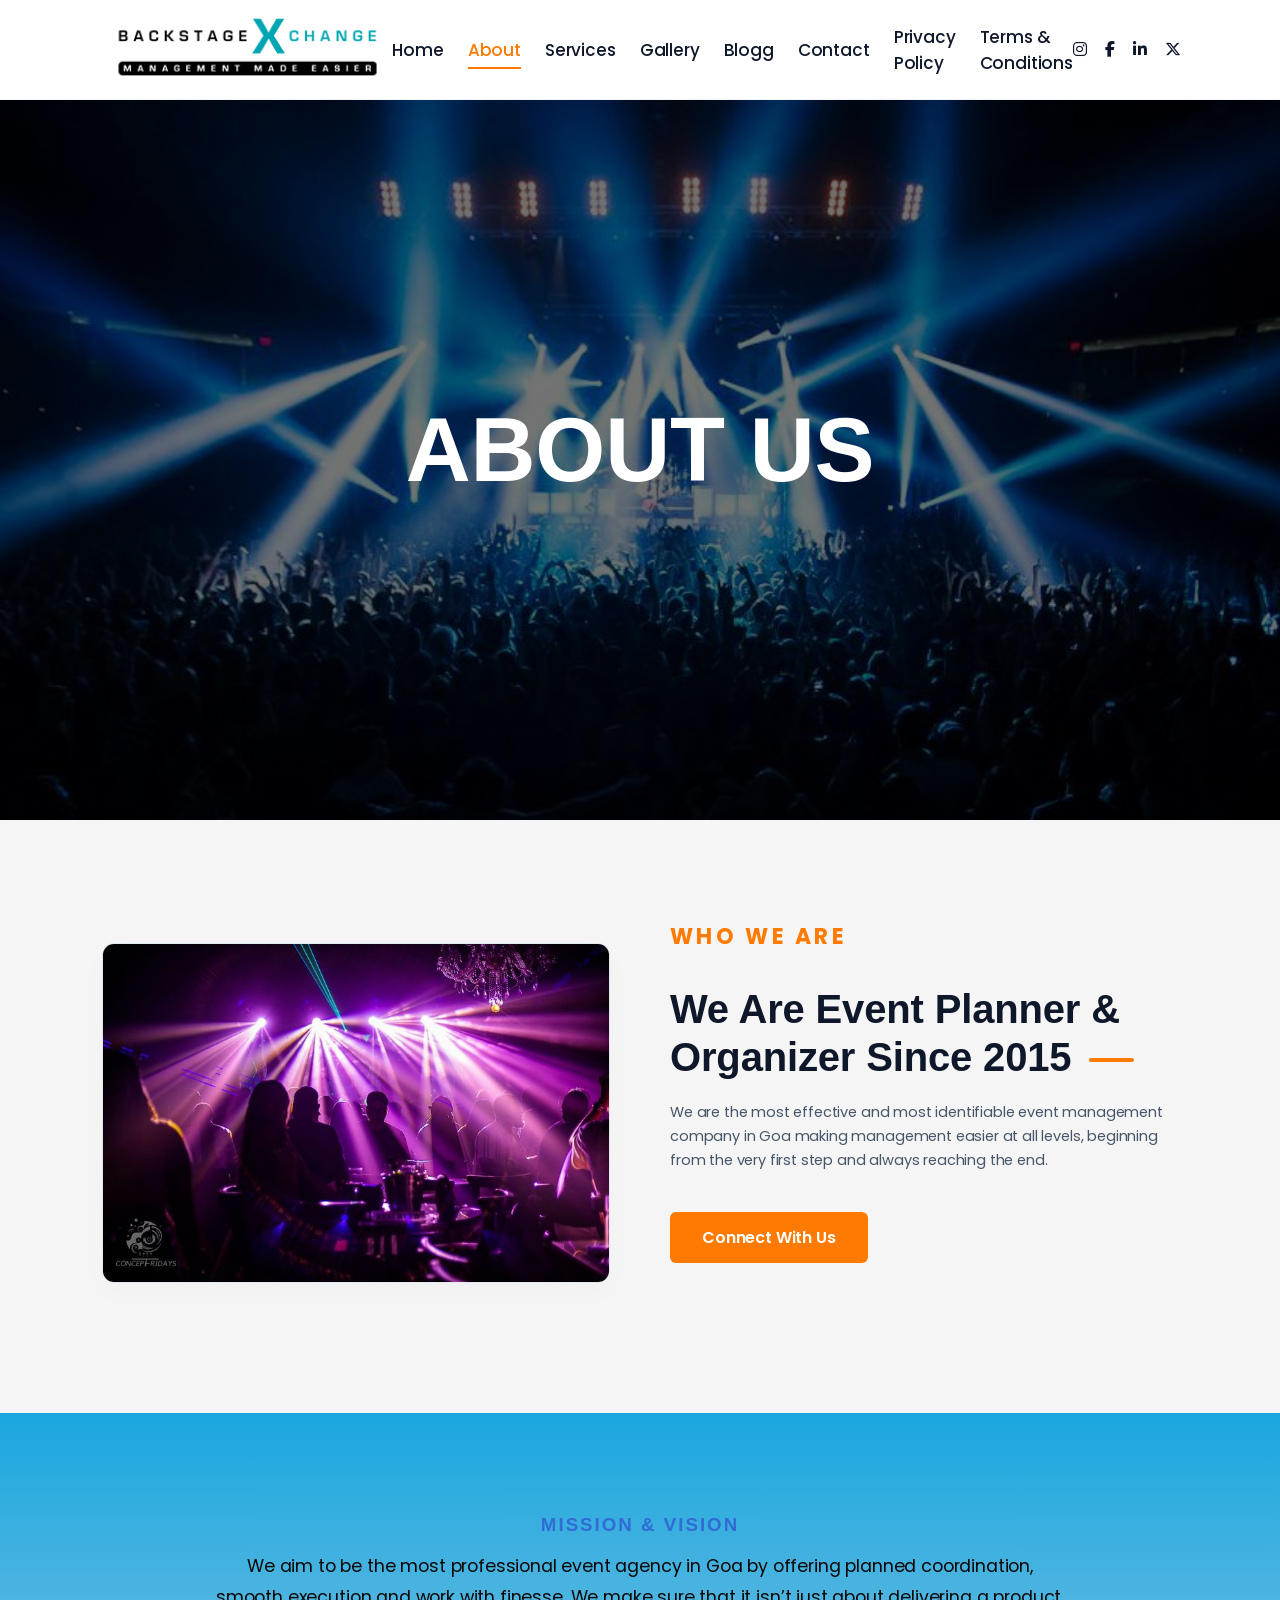
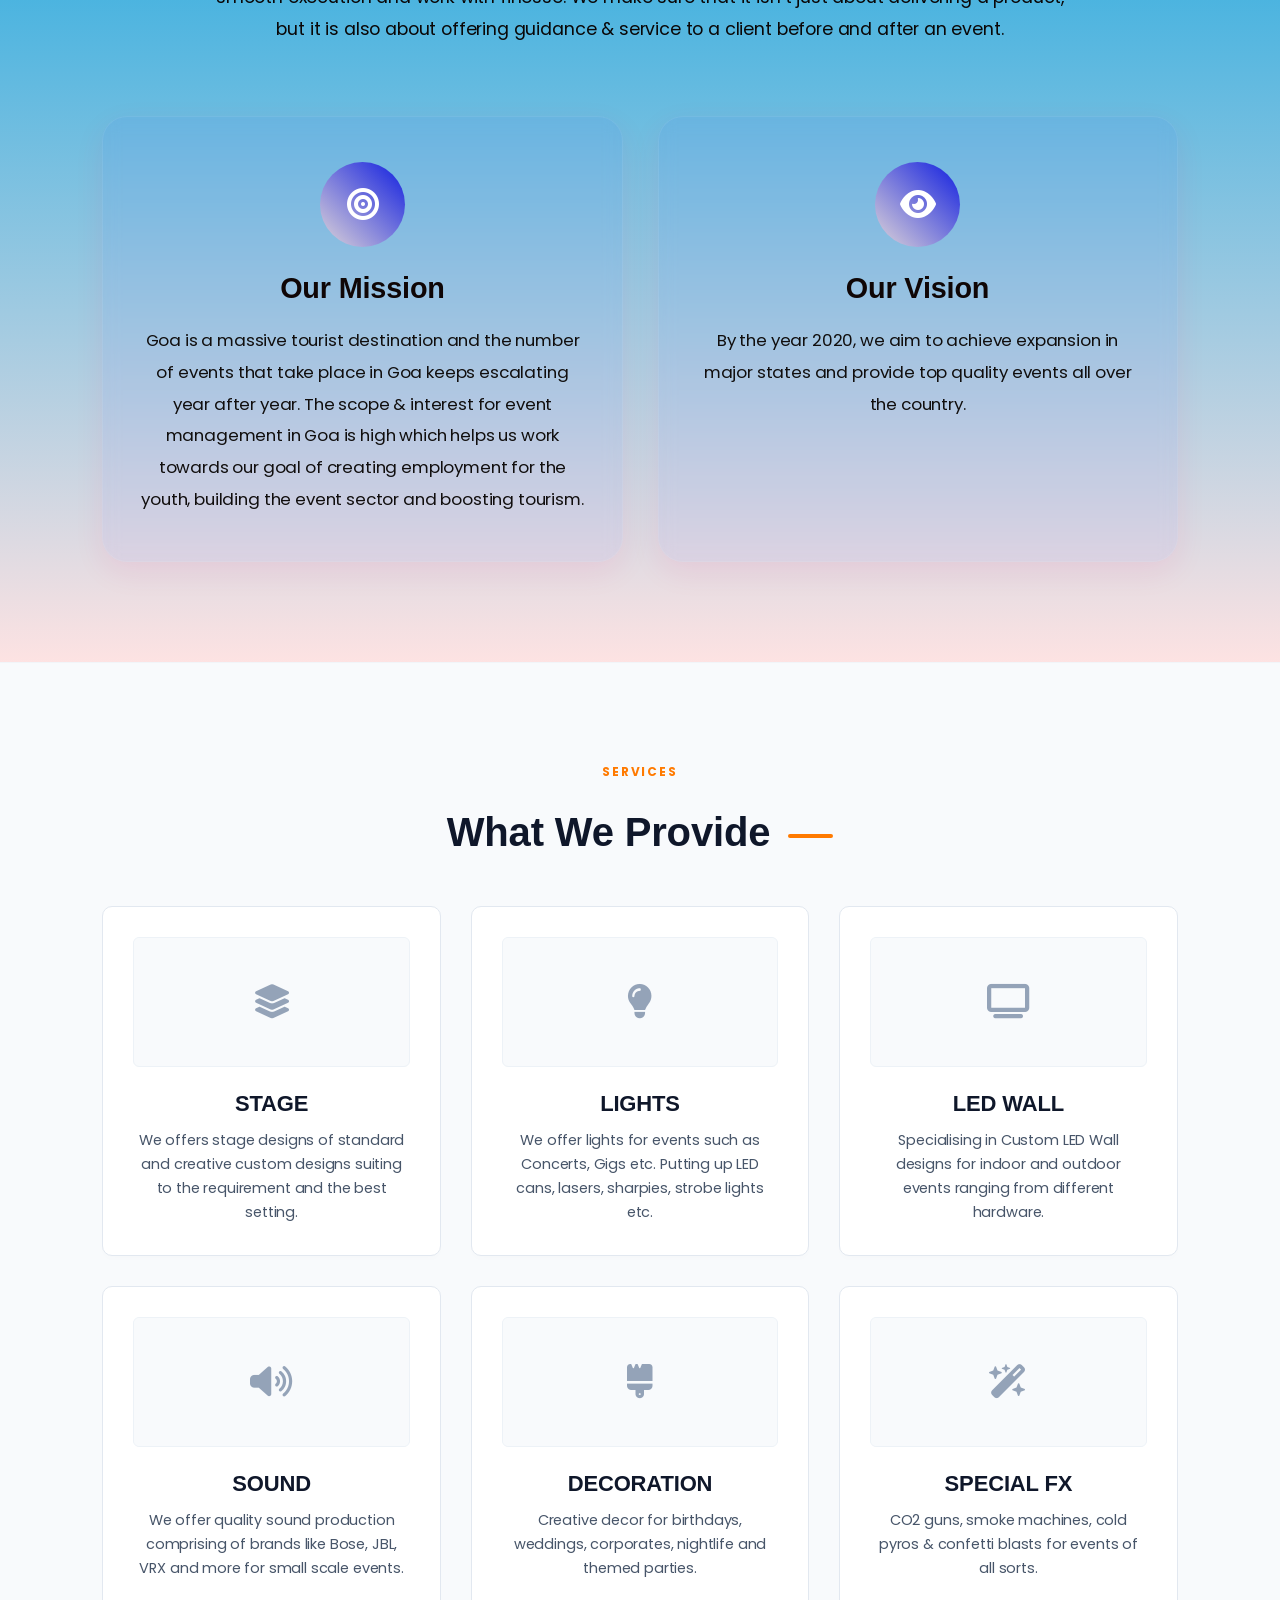
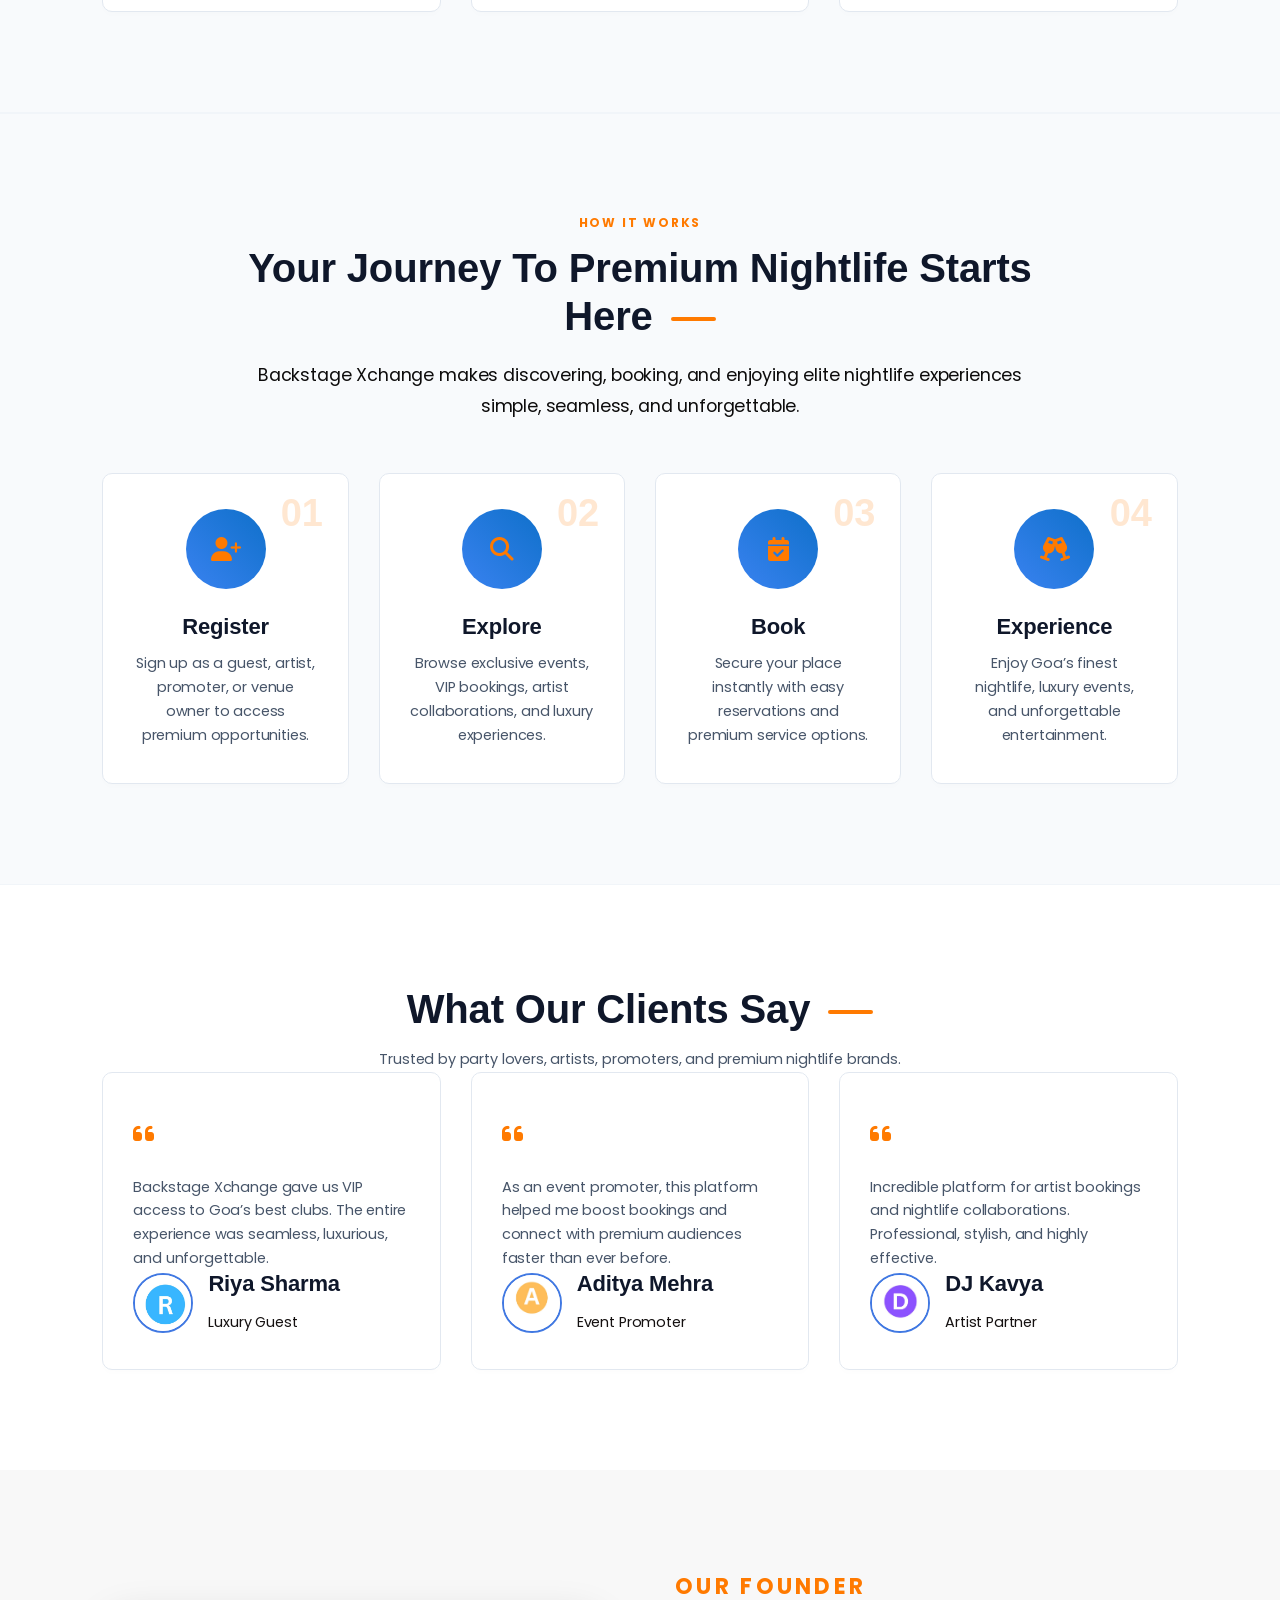
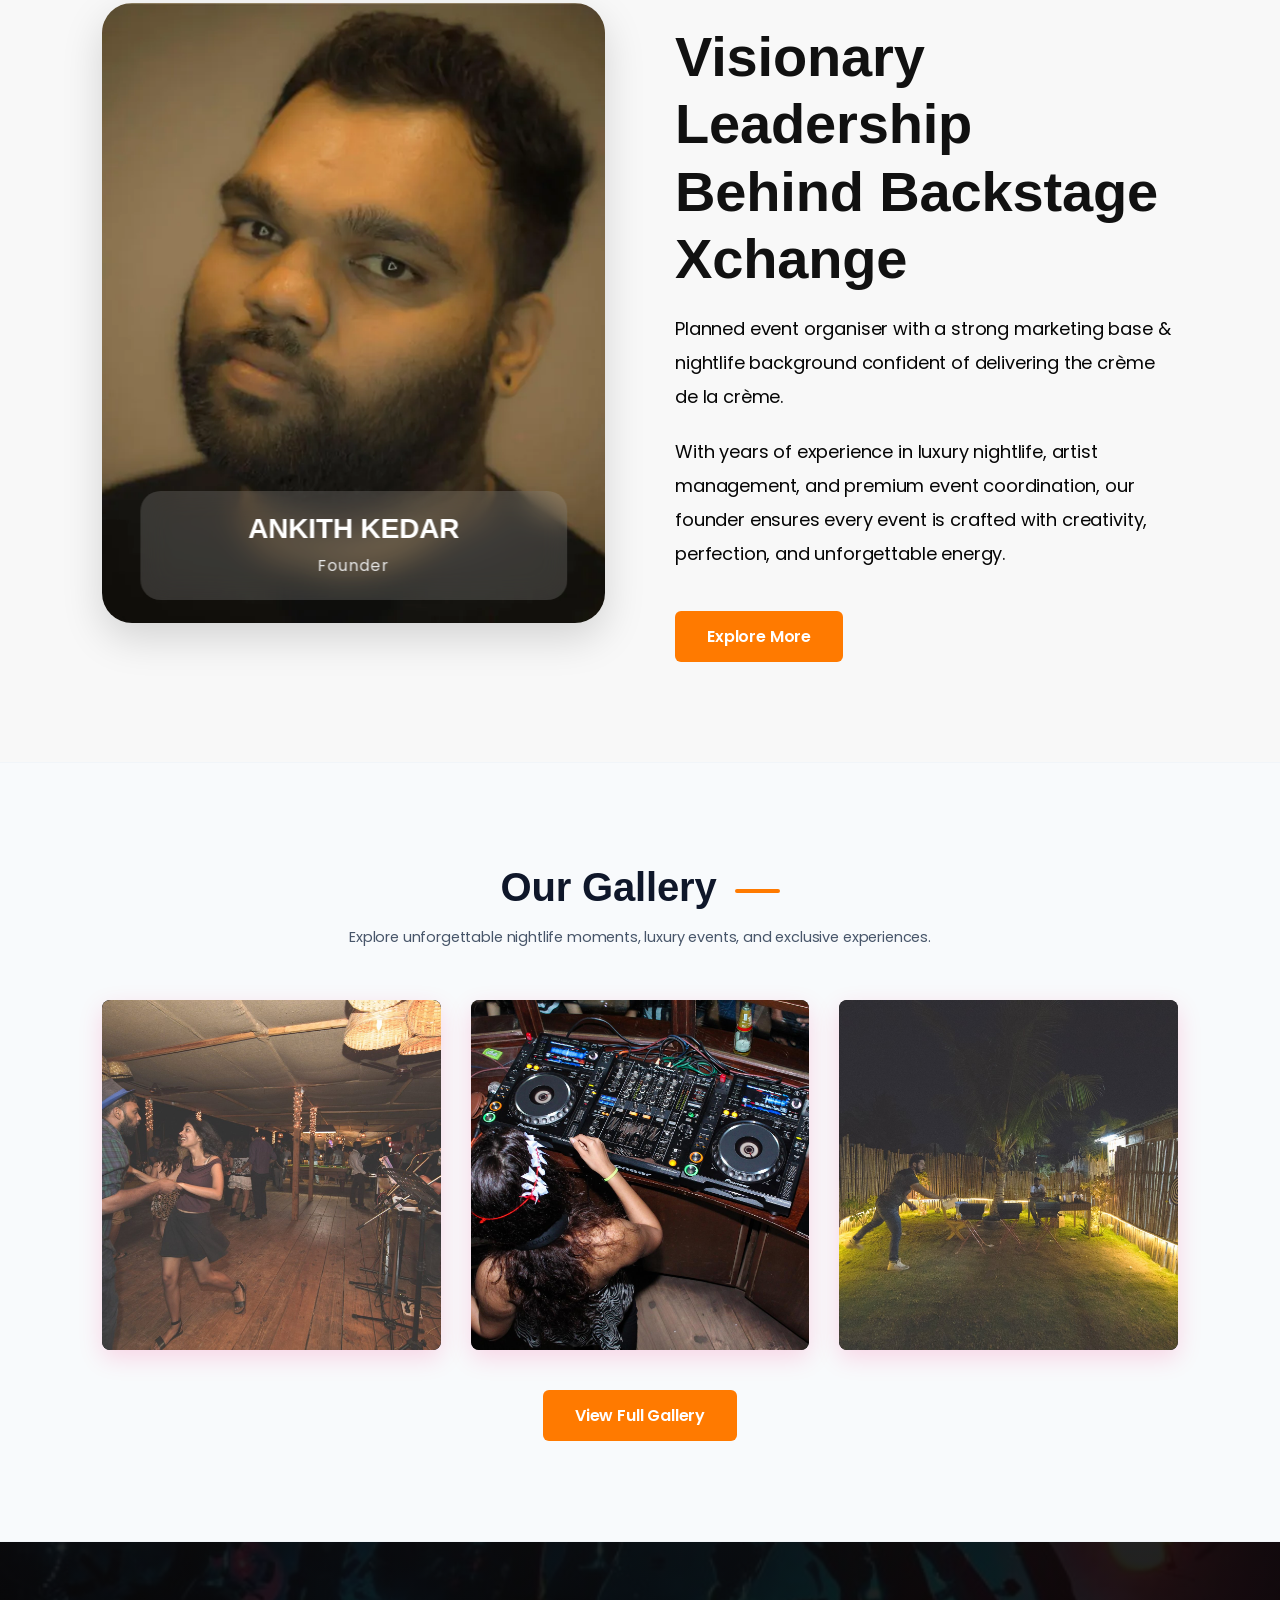
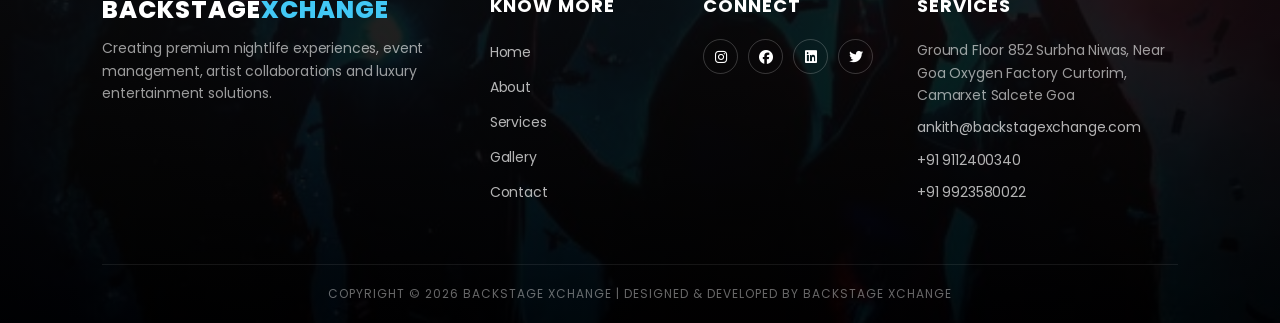
<file: about.html>
<!DOCTYPE html>
<html lang="en">

<head>
    <meta charset="UTF-8">
    <meta name="viewport" content="width=device-width, initial-scale=1.0">
    <title>About | Backstage Xchange</title>

    <link rel="stylesheet" href="about.css">
      

    
    <link href="https://fonts.googleapis.com/css2?family=Poppins:wght@300;400;500;600;700&display=swap" rel="stylesheet">
    <link rel="stylesheet" href="https://cdnjs.cloudflare.com/ajax/libs/font-awesome/6.5.2/css/all.min.css">
    <link href="https://api.fontshare.com/v2/css?f[]=clash-display@700&f[]=satoshi@400,500,700&display=swap" rel="stylesheet">
<style>
    /* PREMIUM PROPERTY PORTAL CORE STYLE */
    body {
        background-color: #ffffff !important;
        color: #334155 !important;
        font-family: 'Satoshi', 'Poppins', sans-serif !important;
        letter-spacing: -0.01em;
        -webkit-font-smoothing: antialiased;
    }

    /* PREMIUM MINIMALIST NAVIGATION */
    .navbar {
        background-color: #ffffff !important;
        border-bottom: 1px solid #f1f5f9 !important;
        padding: 22px 8% !important;
        display: flex !important;
        justify-content: space-between !important;
        align-items: center !important;
    }
    
    .nav-links {
        display: flex !important;
        align-items: center !important;
        list-style: none !important;
        gap: 24px !important;
        margin: 0 !important;
        padding: 0 !important;
    }
    
    .nav-links li a {
        color: #0f172a !important;
        font-weight: 500 !important;
        text-decoration: none !important;
        transition: color 0.25s cubic-bezier(0.4, 0, 0.2, 1) !important;
    }
    
    .nav-links li a:hover, .nav-links li a.active {
        color: #ff7a00 !important;
    }
    .nav-links li a::after{
    background:#ff7a00 !important;
}

    /* DYNAMIC NAVBAR SOCIAL ICONS */
    .nav-socials {
        display: flex !important;
        align-items: center !important;
        gap: 18px !important;
    }

    .nav-socials a {
        color: #0f172a !important;
        font-size: 16px !important;
        text-decoration: none !important;
        transition: all 0.25s cubic-bezier(0.4, 0, 0.2, 1) !important;
        display: inline-block !important;
    }

    .nav-socials a:hover {
        color: #ff7a00 !important;
        transform: translateY(-2px) !important;
    }

    /* SECTOR CONTENT LAYOUT ROW WRAPPERS */
    .about-preview, .why-choose-us, .benefits-section, .testimonials, .faq-section, .booking {
        padding: 100px 8% !important;
        background: #ffffff !important;
    }

    .other-services, .process-section, .counter-section, .gallery-section {
        padding: 100px 8% !important;
        background: #f8fafc !important;
        border-top: 1px solid #f1f5f9;
        border-bottom: 1px solid #f1f5f9;
    }

    /* TYPOGRAPHY STRUCTURE WITH ANCHOR LINES */
    .section-title, .benefits-header, .process-header, .why-header, .faq-heading, .about-content {
        margin-bottom: 50px !important;
    }

    .section-title h2, .benefits-header h2, .process-header h2, .why-header h2, .faq-heading h2, .about-content h2, .testimonials h2, .gallery-section h2, .booking h2 {
        font-family: 'Clash Display', sans-serif !important;
        color: #0f172a !important;
        font-size: 40px !important;
        font-weight: 700 !important;
        line-height: 1.2 !important;
        display: inline-block !important;
        position: relative !important;
    }

    .section-title h2::after, .benefits-header h2::after, .process-header h2::after, .why-header h2::after, .faq-heading h2::after, .about-content h2::after, .testimonials h2::after, .gallery-section h2::after, .booking h2::after {
        content: "" !important;
        display: inline-block !important;
        width: 45px !important;
        height: 4px !important;
        background: #ff7a00 !important;
        margin-left: 18px !important;
        vertical-align: middle !important;
        border-radius: 2px !important;
    }

    .section-title span, .benefits-header .section-tag, .process-header .section-tag, .why-header .section-tag, .faq-heading span, .about-content .section-tag {
        color: #ff7a00 !important;
        text-transform: uppercase !important;
        font-size: 12px !important;
        font-weight: 700 !important;
        letter-spacing: 0.15em !important;
        display: block !important;
        margin-bottom: 12px !important;
    }

    /* LAYOUT CONTAINERS */
    .about-container, .benefits-container {
        display: flex !important;
        gap: 60px !important;
        align-items: center !important;
    }

    .about-image, .about-content, .benefits-content, .benefits-image {
        flex: 1 !important;
    }

    .about-image img, .benefits-image img {
        width: 100% !important;
        height: auto !important;
        border-radius: 12px !important;
        border: 1px solid #e2e8f0 !important;
        box-shadow: 0 10px 30px rgba(0, 0, 0, 0.02) !important;
    }

    /* RESPONSIVE MATRIX SECTIONS GRID */
    .other-grid, .why-grid, .testimonial-container, .gallery-grid {
        display: grid !important;
        grid-template-columns: repeat(3, 1fr) !important;
        gap: 30px !important;
    }

    .process-container, .counter-container {
        display: grid !important;
        grid-template-columns: repeat(4, 1fr) !important;
        gap: 30px !important;
    }

    /* CARD DESIGN ARCHITECTURE */
    .why-card, .benefit-item, .process-step, .testimonial-card, .faq-item, .counter-box {
        background: #ffffff !important;
        border: 1px solid #e2e8f0 !important;
        border-radius: 10px !important;
        padding: 35px 30px !important;
        box-shadow: 0 4px 6px -1px rgba(0, 0, 0, 0.01) !important;
        transition: all 0.3s cubic-bezier(0.4, 0, 0.2, 1) !important;
    }

    .why-card:hover, .testimonial-card:hover, .faq-item:hover, .process-step:hover {
        transform: translateY(-5px) !important;
        border-color: #ff7a00 !important;
        box-shadow: 0 20px 25px -5px rgba(0, 0, 0, 0.03) !important;
    }

    /* --- THE GRADIENT MOUSEOVER MATRIX (IMAGE 1 STYLE INTEGRATION) --- */
    .other-grid > div {
        background: #ffffff !important;
        border: 1px solid #e2e8f0 !important;
        border-radius: 10px !important;
        padding: 30px !important;
        text-align: center !important;
        box-shadow: 0 4px 6px -1px rgba(0, 0, 0, 0.01) !important;
        transition: all 0.35s cubic-bezier(0.4, 0, 0.2, 1) !important;
        position: relative !important;
    }

    .other-grid > div:hover {
        transform: translateY(-5px) !important;
        background: linear-gradient(135deg, #ff9400 0%, #ff5100 100%) !important;
        border-color: #ff5100 !important;
        box-shadow: 0 20px 30px rgba(255, 81, 0, 0.15) !important;
    }

    /* MINIMAL ICON HOLDER FRAMES */
    .card-image-box {
        width: 100% !important;
        height: 130px !important;
        background: #f8fafc !important;
        border-radius: 6px !important;
        border: 1px solid #edf2f7 !important;
        display: flex !important;
        align-items: center !important;
        justify-content: center !important;
        margin-bottom: 24px !important;
        transition: all 0.3s ease !important;
    }

    .card-image-box i {
        font-size: 34px !important;
        color: #94a3b8 !important;
        transition: all 0.3s ease !important;
    }

    /* ACTIVE CONTAINER STYLES INVERSION RULESETS */
    .other-grid > div:hover .card-image-box {
        background: rgba(255, 255, 255, 0.15) !important;
        border-color: transparent !important;
    }

    .other-grid > div:hover .card-image-box i {
        color: #ffffff !important;
        transform: scale(1.08) !important;
    }

    .other-grid > div:hover h3,
    .other-grid > div:hover p {
        color: #ffffff !important;
    }

    /* DECORATIVE LINE BREAK STRIPS */
    .card-bg {
        width: 35px !important;
        height: 3px !important;
        background: #ff7a00 !important;
        margin: 0 auto 18px auto !important;
        border-radius: 2px !important;
        transition: all 0.3s ease !important;
    }

    .other-grid > div:hover .card-bg {
        background: #ffffff !important;
        width: 65px !important;
    }

    /* TYPOGRAPHY */
    .other-grid > div h3, .why-card h3, .benefit-item h3, .process-step h3, .testimonial-card h3, .faq-item h3 {
        font-family: 'Clash Display', sans-serif !important;
        color: #0f172a !important;
        font-size: 22px !important;
        margin: 0 0 12px 0 !important;
        font-weight: 600 !important;
        transition: color 0.25s ease !important;
    }

    .other-grid > div p, .why-card p, .benefit-item p, .process-step p, .testimonial-card p, .faq-item p, .about-content p, .counter-box p, .testimonials .testimonial-subtitle, .gallery-subtitle {
        color: #475569 !important;
        font-size: 14.5px !important;
        line-height: 1.65 !important;
        margin-bottom: 0 !important;
    }

    .about-content p {
        margin-bottom: 24px !important;
    }
    
    .testimonial-subtitle, .gallery-subtitle {
        text-align: center !important;
        margin-bottom: 50px !important;
    }

    .why-icon i, .benefit-item i, .step-icon i, .quote-icon i, .faq-question span {
        color: #ff7a00 !important;
        font-size: 24px !important;
    }
    
    .benefit-item {
        display: flex !important;
        gap: 20px !important;
        align-items: flex-start !important;
        margin-bottom: 18px !important;
    }
    
    .benefit-item h3 { margin: 0 0 6px 0 !important; font-size: 20px !important; }

    .step-number {
        font-size: 38px !important;
        font-weight: 700 !important;
        color: rgba(255, 122, 0, 0.18) !important;
        font-family: 'Clash Display', sans-serif !important;
        line-height: 1 !important;
        margin-bottom: 14px !important;
    }

    .counter-box {
        text-align: center !important;
        background: #ffffff !important;
    }

    .counter-box h2 {
        color: #ff7a00 !important;
        font-family: 'Clash Display', sans-serif !important;
        font-size: 42px !important;
        font-weight: 700 !important;
        margin: 0 0 6px 0 !important;
    }
    
    .counter-box p {
        color: #1e293b !important;
        font-weight: 600 !important;
        font-size: 13.5px !important;
    }

    /* LINK ACTION STRIPS */
    .btn, button[type="submit"], .cta-buttons .primary-btn {
        background: #ff7a00 !important;
        color: #ffffff !important;
        padding: 13px 32px !important;
        border-radius: 6px !important;
        border: none !important;
        font-weight: 600 !important;
        transition: all 0.2s cubic-bezier(0.4, 0, 0.2, 1) !important;
        display: inline-block !important;
        text-align: center !important;
        text-decoration: none !important;
    }
    
    .btn:hover, button[type="submit"]:hover, .cta-buttons .primary-btn:hover {
        background: #e06c00 !important;
        transform: translateY(-2px) !important;
    }
    
    .cta-buttons .secondary-btn {
        border: 1px solid #ff7a00 !important;
        color: #ff7a00 !important;
        padding: 12px 31px !important;
        border-radius: 6px !important;
        font-weight: 600 !important;
        transition: all 0.2s cubic-bezier(0.4, 0, 0.2, 1) !important;
        display: inline-block !important;
        text-decoration: none !important;
    }
    
    .cta-buttons .secondary-btn:hover {
        background: #ff7a00 !important;
        color: #ffffff !important;
    }

    .booking form {
        max-width: 620px !important;
        margin: 0 auto !important;
        background: #ffffff !important;
        padding: 45px !important;
        border-radius: 12px !important;
        border: 1px solid #e2e8f0 !important;
    }

    .booking form input, .booking form select, .booking form textarea {
        background: #ffffff !important;
        border: 1px solid #cbd5e1 !important;
        color: #0f172a !important;
        padding: 14px !important;
        border-radius: 6px !important;
        width: 100% !important;
        margin-bottom: 18px !important;
        box-sizing: border-box !important;
        font-size: 14.5px !important;
        transition: border-color 0.2s ease !important;
    }
    
    .booking form input:focus, .booking form select:focus, .booking form textarea:focus {
        border-color: #ff7a00 !important;
        outline: none !important;
    }

    .gallery-grid img {
        width: 100% !important;
        border-radius: 8px !important;
        transition: transform 0.4s ease !important;
    }
    .gallery-item { overflow: hidden; border-radius: 8px; }
    .gallery-item:hover img { transform: scale(1.04); }
    
    .gallery-btn {
        text-align: center !important;
        margin-top: 40px !important;
    }

    .faq-wrapper { display: flex !important; gap: 30px !important; }
    .faq-column { flex: 1 !important; display: flex !important; flex-direction: column !important; gap: 16px !important; }
    .faq-item { padding: 24px !important; }
    .faq-question { display: flex !important; justify-content: space-between !important; align-items: center !important; cursor: pointer !important; }
    .faq-question h3 { margin: 0 !important; font-size: 18px !important; }

    /* --- LOCKED ORIGINAL MASTER DARK FOOTER LAYOUT (ORANGE HOVERS RUNNING SECURELY) --- */
    .footer {
        font-family: 'Poppins', sans-serif !important;
        position: relative !important;
        background: linear-gradient(rgba(10, 10, 10, 0.9), rgba(0, 0, 0, 0.9)), url("background.png") !important;
        background-size: cover !important;
        background-position: center !important;
        padding: 50px 8% 20px !important;
        display: block !important;
        overflow: hidden !important;
    }

    .footer-container {
        display: grid !important;
        grid-template-columns: 2fr 1fr 1fr 1.5fr !important;
        gap: 40px !important;
        position: relative !important;
        z-index: 2 !important;
        text-align: left !important;
    }

    /* ORIGINAL BRAND LOGO PRESERVED INDEPENDENTLY */
    .footer-logo {
        font-family: 'Poppins', sans-serif !important;
        color: white !important;
        font-size: 24px !important;
        font-weight: 800 !important;
        margin-bottom: 10px !important;
        letter-spacing: 1px !important;
    }
    .footer-logo span { color: #42c8f5 !important; }

    .footer-box p {
        font-family: 'Poppins', sans-serif !important;
        color: rgba(255, 255, 255, 0.6) !important;
        line-height: 1.6 !important;
        font-size: 14px !important;
        margin-bottom: 10px !important;
    }

    .footer-box h3 {
        font-family: 'Poppins', sans-serif !important;
        color: white !important;
        font-size: 18px !important;
        margin-bottom: 20px !important;
        font-weight: 700 !important;
        text-transform: uppercase !important;
        letter-spacing: 1px !important;
    }

    .footer-box ul { 
        list-style: none !important; 
        padding: 0 !important;
        margin: 0 !important;
    }

    .footer-box ul li { 
        margin-bottom: 10px !important; 
        list-style-type: none !important;
    }

    /* LINK ACTIONS MAP UNIFORMLY TO ORANGE ACCENTS */
    .footer-box ul li a,
    .footer-box p a,
    .footer a {
        font-family: 'Poppins', sans-serif !important;
        text-decoration: none !important;
        color: rgba(255, 255, 255, 0.7) !important;
        font-size: 14px !important;
        transition: 0.3s !important;
        display: inline-block !important;
    }

    .footer-box ul li a:hover,
    .footer-box p a:hover,
    .footer a:not(.footer-logo):hover { 
        color: #ff7a00 !important; 
        padding-left: 5px !important; 
    }
    
    .address-hover {
        transition: 0.3s !important;
        cursor: default !important;
    }
    
    .address-hover:hover {
        color: #ff7a00 !important;
        padding-left: 5px !important;
    }

    .social-icons { 
        display: flex !important; 
        gap: 10px !important; 
        margin-top: 15px !important; 
        list-style: none !important;
        padding: 0 !important;
    }

    .social-icons a {
        width: 35px !important;
        height: 35px !important;
        display: flex !important;
        align-items: center !important;
        justify-content: center !important;
        border: 1px solid rgba(255, 255, 255, 0.2) !important;
        border-radius: 50% !important;
        color: white !important;
        font-size: 14px !important;
        transition: 0.3s !important;
    }

    .social-icons a i {
        color: white !important;
    }

    .social-icons a:hover { 
        background: #ff7a00 !important; 
        border-color: #ff7a00 !important; 
    }

    .footer-bottom {
        margin-top: 50px !important;
        padding-top: 20px !important;
        border-top: 1px solid rgba(255, 255, 255, 0.08) !important;
        text-align: center !important;
    }

    .footer-bottom p {
        font-family: 'Poppins', sans-serif !important;
        color: rgba(255, 255, 255, 0.4) !important;
        font-size: 12px !important;
        letter-spacing: 1px !important;
        text-align: center !important;
        margin: 0 !important;
    }

    /* SCALING CONFIGURATIONS FOR BOTH MOBILE RESPONSIVE AND PC */
    @media(max-width: 991px) {
        .footer-container { grid-template-columns: repeat(2, 1fr) !important; gap: 30px !important; }
        .other-grid, .why-grid, .testimonial-container, .counter-container, .gallery-grid, .process-container { grid-template-columns: repeat(2, 1fr) !important; }
        .about-container, .benefits-container { flex-direction: column !important; gap: 40px !important; }
        .faq-wrapper { flex-direction: column !important; gap: 0 !important; }
        .nav-socials { display: none !important; }
    }
    @media(max-width: 768px) {
        .other-grid, .why-grid, .testimonial-container, .counter-container, .gallery-grid, .process-container { grid-template-columns: 1fr !important; }
        .section-title h2, .benefits-header h2, .process-header h2, .why-header h2, .faq-heading h2, .about-content h2 { font-size: 32px !important; }
    }
    @media(max-width: 576px) {
        .footer-container { grid-template-columns: 1fr !important; }
        .footer { padding: 40px 6% 10px !important; }
        .booking form { padding: 25px !important; }
    }

    /* Color for the "WHO WE ARE" span */
.about-content .highlight-text {
    color: #ff7a00 !important;
    text-transform: uppercase !important;
    font-size: 22px !important;
    font-weight: 700 !important;
    letter-spacing: 0.15em !important;
    display: block !important;
    margin-bottom: 12px !important;
}

/* Orange styling for the "Connect With Us" button */
.about-btn {
    background-color: #ff7a00 !important;
    color: #ffffff !important;
    padding: 13px 32px !important;
    border-radius: 6px !important;
    text-decoration: none !important;
    font-weight: 600 !important;
    display: inline-block !important;
    transition: all 0.3s ease !important;
    border: none !important;
}

/* Hover state for the button to keep it interactive */
.about-btn:hover {
    background-color: #e06c00 !important;
    transform: translateY(-2px) !important;
}

/* Styling for the "OUR FOUNDER" subtitle */
.founder-subtitle {
    color: #ff7a00 !important;
    text-transform: uppercase !important;
    font-size: 22px !important;
    font-weight: 700 !important;
    letter-spacing: 0.15em !important;
    display: block !important;
    margin-bottom: 12px !important;
}

/* Styling for the "Explore More" button */
.founder-btn {
    background: #ff7a00 !important;
    color: #ffffff !important;
    padding: 13px 32px !important;
    border-radius: 6px !important;
    text-decoration: none !important;
    font-weight: 600 !important;
    display: inline-block !important;
    transition: all 0.3s ease !important;
    border: none !important;
}

.founder-btn:hover {
    background: #e06c00 !important;
    transform: translateY(-2px) !important;
}
  </style>
    
</head>

<body>

<nav class="navbar">
    <div class="logo">
        <img src="Backstage-Xchange-Logo.webp" alt="Logo">
    </div>
    <ul class="nav-links">
        <li><a href="index.html">Home</a></li>
        <li><a href="about.html" class="active">About</a></li>
        <li><a href="services.html">Services</a></li>
        <li><a href="gallery.html">Gallery</a></li>
        <li><a href="blogg.html">Blogg</a></li>
        <li><a href="contact.html">Contact</a></li>
        <li><a href="privacy policy.html">Privacy Policy</a></li>
        <li><a href="terms conditions.html">Terms & Conditions</a></li>
    </ul>
    <div class="nav-socials">
        <a href="#"><i class="fab fa-instagram"></i></a>
        <a href="#"><i class="fab fa-facebook-f"></i></a>
        <a href="#"><i class="fab fa-linkedin-in"></i></a>
        <a href="#"><i class="fab fa-x-twitter"></i></a>
    </div>
</nav>

<section class="about-hero">
    <div class="overlay"></div>
    <div class="hero-content">
        <h1>ABOUT US</h1>
    </div>
</section>

<section class="about-section">
    <div class="about-container">
        <div class="about-image">
            <img src="image.jpg" alt="About Backstage Xchange">
        </div>
        <div class="about-content">
    <span class="highlight-text">WHO WE ARE</span>
    <h2>We Are Event Planner & Organizer Since 2015</h2>
    <p>We are the most effective and most identifiable event management company in Goa making management easier at all levels, beginning from the very first step and always reaching the end.</p>
    <a href="contact.html" class="about-btn">Connect With Us</a>
</div>
    </div>
</section>

<section class="mission-vision" id="mission-vision">
  <div class="mv-header">
    <span class="section-tag"><h3>Mission & Vision</h3></span>
    <p>We aim to be the most professional event agency in Goa by offering planned coordination, smooth execution and work with finesse. We make sure that it isn’t just about delivering a product, but it is also about offering guidance & service to a client before and after an event.</p>
  </div>
  <div class="mv-container">
    <div class="mv-card">
      <div class="mv-icon"><i class="fas fa-bullseye"></i></div>
      <h3>Our Mission</h3>
      <p>Goa is a massive tourist destination and the number of events that take place in Goa keeps escalating year after year. The scope & interest for event management in Goa is high which helps us work towards our goal of creating employment for the youth, building the event sector and boosting tourism.</p>
    </div>
    <div class="mv-card">
      <div class="mv-icon"><i class="fas fa-eye"></i></div>
      <h3>Our Vision</h3>
      <p>By the year 2020, we aim to achieve expansion in major states and provide top quality events all over the country.</p>
    </div>
  </div>
</section>

<section class="other-services">
    <div class="section-title">
        <span> SERVICES</span>
        <h2>What We Provide</h2>
    </div>
    <div class="other-grid">
        <div class="other-card1">
            <div class="card-image-box">
                <i class="fas fa-layer-group"></i>
            </div>
            <div class="card-bg"></div>
            <h3>STAGE</h3>
            <p>We offers stage designs of standard and creative custom designs suiting to the requirement and the best setting.</p>
        </div>
        <div class="other-card2">
            <div class="card-image-box">
                <i class="fas fa-lightbulb"></i>
            </div>
            <div class="card-bg"></div>
            <h3>LIGHTS</h3>
            <p>We offer lights for events such as Concerts, Gigs etc. Putting up LED cans, lasers, sharpies, strobe lights etc.</p>
        </div>
        <div class="other-card3">
            <div class="card-image-box">
                <i class="fas fa-tv"></i>
            </div>
            <div class="card-bg"></div>
            <h3>LED WALL</h3>
            <p>Specialising in Custom LED Wall designs for indoor and outdoor events ranging from different hardware.</p>
        </div>
        <div class="other-card4">
            <div class="card-image-box">
                <i class="fas fa-volume-high"></i>
            </div>
            <div class="card-bg"></div>
            <h3>SOUND</h3>
            <p>We offer quality sound production comprising of brands like Bose, JBL, VRX and more for small scale events.</p>
        </div>
        <div class="other-card5">
            <div class="card-image-box">
                <i class="fas fa-brush"></i>
            </div>
            <div class="card-bg"></div>
            <h3>DECORATION</h3>
            <p>Creative decor for birthdays, weddings, corporates, nightlife and themed parties.</p>
        </div>
        <div class="other-card6">
            <div class="card-image-box">
                <i class="fas fa-wand-magic-sparkles"></i>
            </div>
            <div class="card-bg"></div>
            <h3>SPECIAL FX</h3>
            <p>CO2 guns, smoke machines, cold pyros & confetti blasts for events of all sorts.</p>
        </div>
    </div>
</section>

<section class="process-section" id="process">
  <div class="process-header">
    <span class="section-tag">How It Works</span>
    <h2>Your Journey To Premium Nightlife Starts Here</h2>
    <p>Backstage Xchange makes discovering, booking, and enjoying elite nightlife experiences simple, seamless, and unforgettable.</p>
  </div>
  <div class="process-container">
    <div class="process-step">
      <div class="step-number">01</div>
      <div class="step-icon"><i class="fas fa-user-plus"></i></div>
      <h3>Register</h3>
      <p>Sign up as a guest, artist, promoter, or venue owner to access premium opportunities.</p>
    </div>
    <div class="process-step">
      <div class="step-number">02</div>
      <div class="step-icon"><i class="fas fa-search"></i></div>
      <h3>Explore</h3>
      <p>Browse exclusive events, VIP bookings, artist collaborations, and luxury experiences.</p>
    </div>
    <div class="process-step">
      <div class="step-number">03</div>
      <div class="step-icon"><i class="fas fa-calendar-check"></i></div>
      <h3>Book</h3>
      <p>Secure your place instantly with easy reservations and premium service options.</p>
    </div>
    <div class="process-step">
      <div class="step-number">04</div>
      <div class="step-icon"><i class="fas fa-glass-cheers"></i></div>
      <h3>Experience</h3>
      <p>Enjoy Goa’s finest nightlife, luxury events, and unforgettable entertainment.</p>
    </div>
  </div>
</section>

<section class="testimonials" id="testimonials">
  <h2>What Our Clients Say</h2>
  <p class="testimonial-subtitle">Trusted by party lovers, artists, promoters, and premium nightlife brands.</p>
  <div class="testimonial-container">
    <div class="testimonial-card">
      <div class="quote-icon"><i class="fas fa-quote-left"></i></div>
      <p>Backstage Xchange gave us VIP access to Goa’s best clubs. The entire experience was seamless, luxurious, and unforgettable.</p>
      <div class="client-info">
        <img src="client.png" alt="Client 1">
        <div>
          <h3>Riya Sharma</h3>
          <span>Luxury Guest</span>
        </div>
      </div>
    </div>
    <div class="testimonial-card">
      <div class="quote-icon"><i class="fas fa-quote-left"></i></div>
      <p>As an event promoter, this platform helped me boost bookings and connect with premium audiences faster than ever before.</p>
      <div class="client-info">
        <img src="client2.png" alt="Client 2">
        <div>
          <h3>Aditya Mehra</h3>
          <span>Event Promoter</span>
        </div>
      </div>
    </div>
    <div class="testimonial-card">
      <div class="quote-icon"><i class="fas fa-quote-left"></i></div>
      <p>Incredible platform for artist bookings and nightlife collaborations. Professional, stylish, and highly effective.</p>
      <div class="client-info">
        <img src="client3.png" alt="Client 3">
        <div>
          <h3>DJ Kavya</h3>
          <span>Artist Partner</span>
        </div>
      </div>
    </div>
  </div>
</section>

<section class="founder-section">
    <div class="founder-container">
        <div class="founder-image">
            <img src="founder.png" alt="Founder">
            <div class="founder-name-card">
                <h3>ANKITH KEDAR</h3>
                <span>Founder</span>
            </div>
        </div>
        <div class="founder-content">
    <span class="founder-subtitle">OUR FOUNDER</span>
    <h2>Visionary Leadership <br>Behind Backstage Xchange</h2>
    <p>Planned event organiser with a strong marketing base & nightlife background confident of delivering the crème de la crème.</p>
    <p>With years of experience in luxury nightlife, artist management, and premium event coordination, our founder ensures every event is crafted with creativity, perfection, and unforgettable energy.</p>
    <a href="#" class="founder-btn">Explore More</a>
</div>
    </div>
</section>

<section class="gallery-section" id="gallery">
  <h2>Our Gallery</h2>
  <p class="gallery-subtitle">Explore unforgettable nightlife moments, luxury events, and exclusive experiences.</p>
  <div class="gallery-grid">
    <div class="gallery-item"><img src="pc1.png" alt="Gallery Image 1"></div>
    <div class="gallery-item"><img src="pc2.png" alt="Gallery Image 2"></div>
    <div class="gallery-item"><img src="pc3.png" alt="Gallery Image 3"></div>
  </div>
  <div class="gallery-btn">
    <a href="gallery.html" class="btn">View Full Gallery</a>
  </div>
</section>

<footer class="footer">
    <div class="footer-overlay"></div>
    <div class="footer-container">
        
        <div class="footer-box">
            <div class="footer-logo">BACKSTAGE<span>XCHANGE</span></div>
            <p>Creating premium nightlife experiences, event management, artist collaborations and luxury entertainment solutions.</p>
        </div>

        <div class="footer-box">
            <h3>Know More</h3>
            <ul>
                <li><a href="index.html">Home</a></li>
                <li><a href="about.html">About</a></li>
                <li><a href="services.html">Services</a></li>
                <li><a href="gallery.html">Gallery</a></li>
                <li><a href="contact.html">Contact</a></li>
            </ul>
        </div>

        <div class="footer-box">
            <h3>Connect</h3>
            <div class="social-icons">
                <a href="#"><i class="fab fa-instagram"></i></a>
                <a href="#"><i class="fab fa-facebook"></i></a>
                <a href="#"><i class="fab fa-linkedin"></i></a>
                <a href="#"><i class="fab fa-twitter"></i></a>
            </div>
        </div>

        <div class="footer-box">
            <h3>Services</h3>
            <p class="address-hover">Ground Floor 852 Surbha Niwas, Near Goa Oxygen Factory Curtorim, Camarxet Salcete Goa</p>
            <p><a href="mailto:ankith@backstagexchange.com" style="color: rgba(255, 255, 255, 0.7); text-decoration: none;">ankith@backstagexchange.com</a></p>
            <p><a href="tel:+919112400340" style="color: rgba(255, 255, 255, 0.7); text-decoration: none;">+91 9112400340</a></p>
            <p><a href="tel:+919923580022" style="color: rgba(255, 255, 255, 0.7); text-decoration: none;">+91 9923580022</a></p>
        </div>

    </div>

    <div class="footer-bottom">
        <p>COPYRIGHT &copy; 2026 BACKSTAGE XCHANGE | DESIGNED & DEVELOPED BY BACKSTAGE XCHANGE</p>
    </div>
</footer>

<script src="script.js"></script>
</body>
</html>
</file>
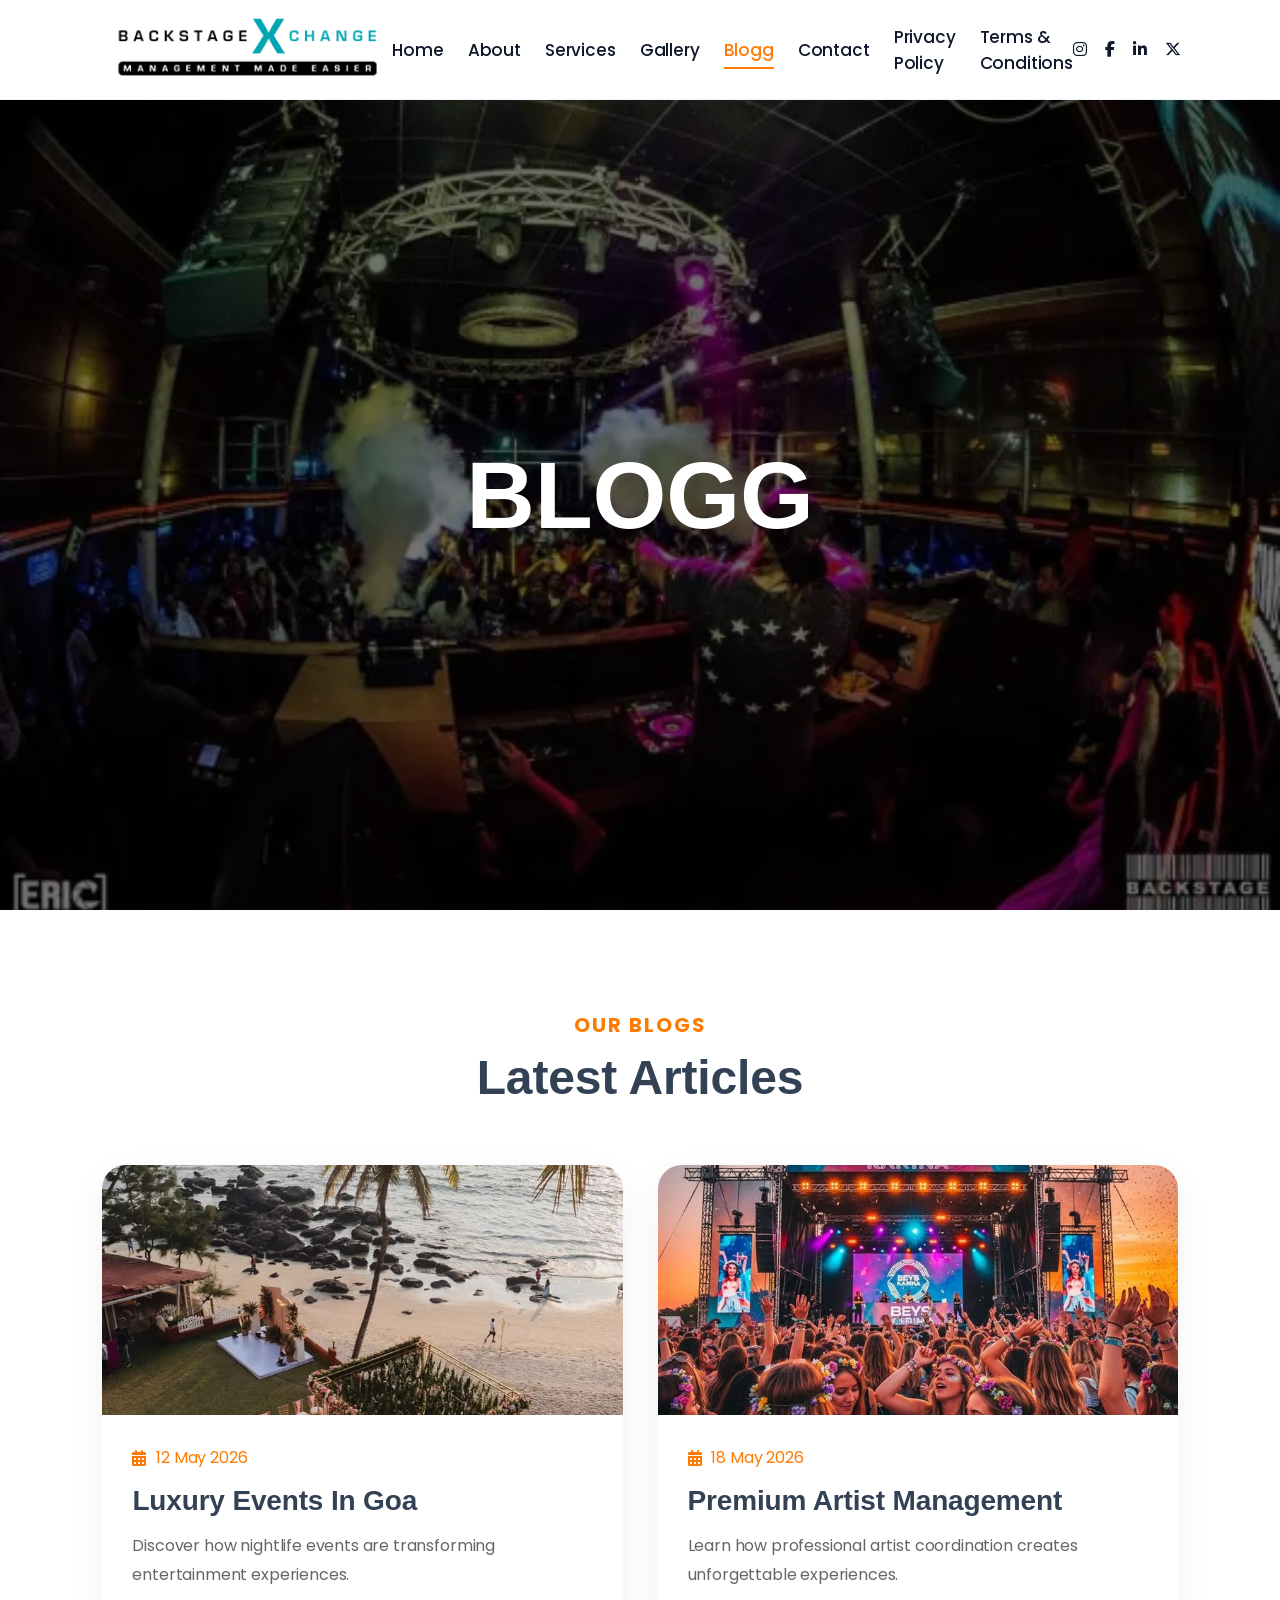
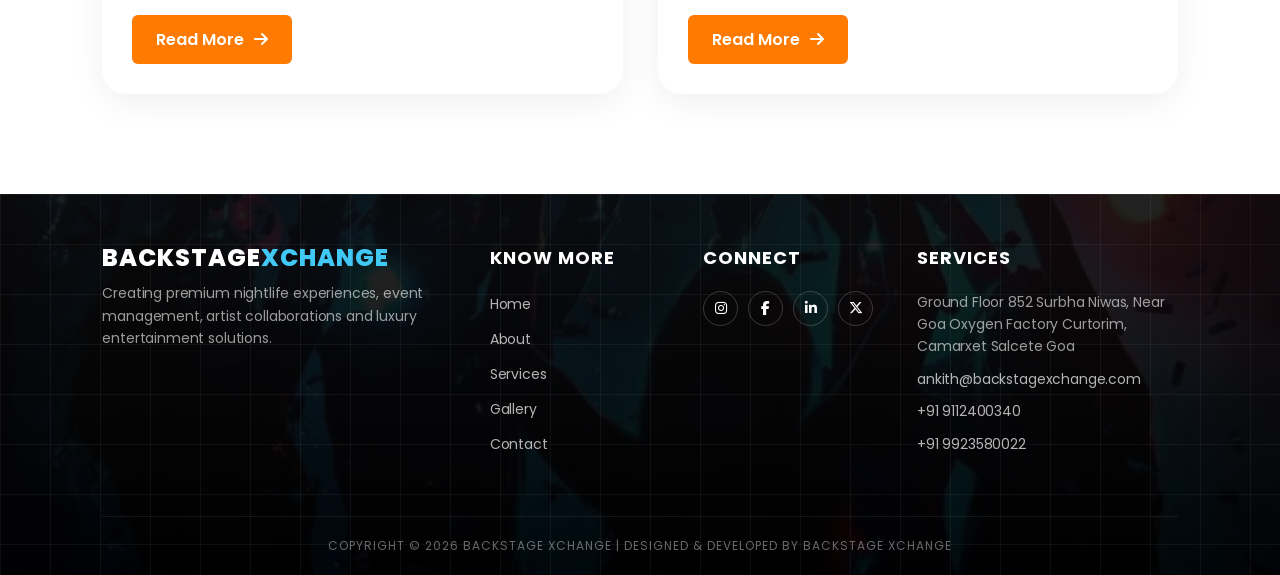
<file: blogg.html>
<!DOCTYPE html>
<html lang="en">

<head>
    <meta charset="UTF-8">
    <meta name="viewport" content="width=device-width, initial-scale=1.0">
    <title>Events | Backstage Xchange</title>

    <link rel="stylesheet" href="blogg.css">
    <link href="https://fonts.googleapis.com/css2?family=Poppins:wght@300;400;500;600;700&display=swap" rel="stylesheet">
    <link rel="stylesheet" href="https://cdnjs.cloudflare.com/ajax/libs/font-awesome/6.5.2/css/all.min.css">
    <link href="https://api.fontshare.com/v2/css?f[]=clash-display@700&f[]=satoshi@400,500,700&display=swap" rel="stylesheet">

    <style>
    /* PREMIUM PROPERTY PORTAL CORE STYLE */
    body {
        background-color: #ffffff !important;
        color: #334155 !important;
        font-family: 'Satoshi', 'Poppins', sans-serif !important;
        letter-spacing: -0.01em;
        -webkit-font-smoothing: antialiased;
    }

    /* PREMIUM MINIMALIST NAVIGATION */
    .navbar {
        background-color: #ffffff !important;
        border-bottom: 1px solid #f1f5f9 !important;
        padding: 22px 8% !important;
        display: flex !important;
        justify-content: space-between !important;
        align-items: center !important;
    }
    
    .nav-links {
        display: flex !important;
        align-items: center !important;
        list-style: none !important;
        gap: 24px !important;
        margin: 0 !important;
        padding: 0 !important;
    }
    
    .nav-links li a {
        color: #0f172a !important;
        font-weight: 500 !important;
        text-decoration: none !important;
        transition: color 0.25s cubic-bezier(0.4, 0, 0.2, 1) !important;
    }
    
    .nav-links li a:hover, .nav-links li a.active {
        color: #ff7a00 !important;
    }
    .nav-links li a::after{
    background:#ff7a00 !important;
}

    /* DYNAMIC NAVBAR SOCIAL ICONS */
    .nav-socials {
        display: flex !important;
        align-items: center !important;
        gap: 18px !important;
    }

    .nav-socials a {
        color: #0f172a !important;
        font-size: 16px !important;
        text-decoration: none !important;
        transition: all 0.25s cubic-bezier(0.4, 0, 0.2, 1) !important;
        display: inline-block !important;
    }

    .nav-socials a:hover {
        color: #ff7a00 !important;
        transform: translateY(-2px) !important;
    }

    /* SECTOR CONTENT LAYOUT ROW WRAPPERS */
    .about-preview, .why-choose-us, .benefits-section, .testimonials, .faq-section, .booking {
        padding: 100px 8% !important;
        background: #ffffff !important;
    }

    .other-services, .process-section, .counter-section, .gallery-section {
        padding: 100px 8% !important;
        background: #f8fafc !important;
        border-top: 1px solid #f1f5f9;
        border-bottom: 1px solid #f1f5f9;
    }

    /* TYPOGRAPHY STRUCTURE WITH ANCHOR LINES */
    .section-title, .benefits-header, .process-header, .why-header, .faq-heading, .about-content {
        margin-bottom: 50px !important;
    }

    .section-title h2, .benefits-header h2, .process-header h2, .why-header h2, .faq-heading h2, .about-content h2, .testimonials h2, .gallery-section h2, .booking h2 {
        font-family: 'Clash Display', sans-serif !important;
        color: #0f172a !important;
        font-size: 40px !important;
        font-weight: 700 !important;
        line-height: 1.2 !important;
        display: inline-block !important;
        position: relative !important;
    }

    .section-title h2::after, .benefits-header h2::after, .process-header h2::after, .why-header h2::after, .faq-heading h2::after, .about-content h2::after, .testimonials h2::after, .gallery-section h2::after, .booking h2::after {
        content: "" !important;
        display: inline-block !important;
        width: 45px !important;
        height: 4px !important;
        background: #ff7a00 !important;
        margin-left: 18px !important;
        vertical-align: middle !important;
        border-radius: 2px !important;
    }

    .section-title span, .benefits-header .section-tag, .process-header .section-tag, .why-header .section-tag, .faq-heading span, .about-content .section-tag {
        color: #ff7a00 !important;
        text-transform: uppercase !important;
        font-size: 22px !important;
        font-weight: 700 !important;
        letter-spacing: 0.15em !important;
        display: block !important;
        margin-bottom: 12px !important;
    }

    /* LAYOUT CONTAINERS */
    .about-container, .benefits-container {
        display: flex !important;
        gap: 60px !important;
        align-items: center !important;
    }

    .about-image, .about-content, .benefits-content, .benefits-image {
        flex: 1 !important;
    }

    .about-image img, .benefits-image img {
        width: 100% !important;
        height: auto !important;
        border-radius: 12px !important;
        border: 1px solid #e2e8f0 !important;
        box-shadow: 0 10px 30px rgba(0, 0, 0, 0.02) !important;
    }

    /* RESPONSIVE MATRIX SECTIONS GRID */
    .other-grid, .why-grid, .testimonial-container, .gallery-grid {
        display: grid !important;
        grid-template-columns: repeat(3, 1fr) !important;
        gap: 30px !important;
    }

    .process-container, .counter-container {
        display: grid !important;
        grid-template-columns: repeat(4, 1fr) !important;
        gap: 30px !important;
    }

    /* CARD DESIGN ARCHITECTURE */
    .why-card, .benefit-item, .process-step, .testimonial-card, .faq-item, .counter-box {
        background: #ffffff !important;
        border: 1px solid #e2e8f0 !important;
        border-radius: 10px !important;
        padding: 35px 30px !important;
        box-shadow: 0 4px 6px -1px rgba(0, 0, 0, 0.01) !important;
        transition: all 0.3s cubic-bezier(0.4, 0, 0.2, 1) !important;
    }

    .why-card:hover, .testimonial-card:hover, .faq-item:hover, .process-step:hover {
        transform: translateY(-5px) !important;
        border-color: #ff7a00 !important;
        box-shadow: 0 20px 25px -5px rgba(0, 0, 0, 0.03) !important;
    }

    /* --- THE GRADIENT MOUSEOVER MATRIX (IMAGE 1 STYLE INTEGRATION) --- */
    .other-grid > div {
        background: #ffffff !important;
        border: 1px solid #e2e8f0 !important;
        border-radius: 10px !important;
        padding: 30px !important;
        text-align: center !important;
        box-shadow: 0 4px 6px -1px rgba(0, 0, 0, 0.01) !important;
        transition: all 0.35s cubic-bezier(0.4, 0, 0.2, 1) !important;
        position: relative !important;
    }

    .other-grid > div:hover {
        transform: translateY(-5px) !important;
        background: linear-gradient(135deg, #ff9400 0%, #ff5100 100%) !important;
        border-color: #ff5100 !important;
        box-shadow: 0 20px 30px rgba(255, 81, 0, 0.15) !important;
    }

    /* MINIMAL ICON HOLDER FRAMES */
    .card-image-box {
        width: 100% !important;
        height: 130px !important;
        background: #f8fafc !important;
        border-radius: 6px !important;
        border: 1px solid #edf2f7 !important;
        display: flex !important;
        align-items: center !important;
        justify-content: center !important;
        margin-bottom: 24px !important;
        transition: all 0.3s ease !important;
    }

    .card-image-box i {
        font-size: 34px !important;
        color: #94a3b8 !important;
        transition: all 0.3s ease !important;
    }

    /* ACTIVE CONTAINER STYLES INVERSION RULESETS */
    .other-grid > div:hover .card-image-box {
        background: rgba(255, 255, 255, 0.15) !important;
        border-color: transparent !important;
    }

    .other-grid > div:hover .card-image-box i {
        color: #ffffff !important;
        transform: scale(1.08) !important;
    }

    .other-grid > div:hover h3,
    .other-grid > div:hover p {
        color: #ffffff !important;
    }

    /* DECORATIVE LINE BREAK STRIPS */
    .card-bg {
        width: 35px !important;
        height: 3px !important;
        background: #ff7a00 !important;
        margin: 0 auto 18px auto !important;
        border-radius: 2px !important;
        transition: all 0.3s ease !important;
    }

    .other-grid > div:hover .card-bg {
        background: #ffffff !important;
        width: 65px !important;
    }

    /* TYPOGRAPHY */
    .other-grid > div h3, .why-card h3, .benefit-item h3, .process-step h3, .testimonial-card h3, .faq-item h3 {
        font-family: 'Clash Display', sans-serif !important;
        color: #0f172a !important;
        font-size: 22px !important;
        margin: 0 0 12px 0 !important;
        font-weight: 600 !important;
        transition: color 0.25s ease !important;
    }

    .other-grid > div p, .why-card p, .benefit-item p, .process-step p, .testimonial-card p, .faq-item p, .about-content p, .counter-box p, .testimonials .testimonial-subtitle, .gallery-subtitle {
        color: #475569 !important;
        font-size: 14.5px !important;
        line-height: 1.65 !important;
        margin-bottom: 0 !important;
    }

    .about-content p {
        margin-bottom: 24px !important;
    }
    
    .testimonial-subtitle, .gallery-subtitle {
        text-align: center !important;
        margin-bottom: 50px !important;
    }

    .why-icon i, .benefit-item i, .step-icon i, .quote-icon i, .faq-question span {
        color: #ff7a00 !important;
        font-size: 24px !important;
    }
    
    .benefit-item {
        display: flex !important;
        gap: 20px !important;
        align-items: flex-start !important;
        margin-bottom: 18px !important;
    }
    
    .benefit-item h3 { margin: 0 0 6px 0 !important; font-size: 20px !important; }

    .step-number {
        font-size: 38px !important;
        font-weight: 700 !important;
        color: rgba(255, 122, 0, 0.18) !important;
        font-family: 'Clash Display', sans-serif !important;
        line-height: 1 !important;
        margin-bottom: 14px !important;
    }

    .counter-box {
        text-align: center !important;
        background: #ffffff !important;
    }

    .counter-box h2 {
        color: #ff7a00 !important;
        font-family: 'Clash Display', sans-serif !important;
        font-size: 42px !important;
        font-weight: 700 !important;
        margin: 0 0 6px 0 !important;
    }
    
    .counter-box p {
        color: #1e293b !important;
        font-weight: 600 !important;
        font-size: 13.5px !important;
    }

    /* LINK ACTION STRIPS */
    .btn, button[type="submit"], .cta-buttons .primary-btn {
        background: #ff7a00 !important;
        color: #ffffff !important;
        padding: 13px 32px !important;
        border-radius: 6px !important;
        border: none !important;
        font-weight: 600 !important;
        transition: all 0.2s cubic-bezier(0.4, 0, 0.2, 1) !important;
        display: inline-block !important;
        text-align: center !important;
        text-decoration: none !important;
    }
    
    .btn:hover, button[type="submit"]:hover, .cta-buttons .primary-btn:hover {
        background: #e06c00 !important;
        transform: translateY(-2px) !important;
    }
    
    .cta-buttons .secondary-btn {
        border: 1px solid #ff7a00 !important;
        color: #ff7a00 !important;
        padding: 12px 31px !important;
        border-radius: 6px !important;
        font-weight: 600 !important;
        transition: all 0.2s cubic-bezier(0.4, 0, 0.2, 1) !important;
        display: inline-block !important;
        text-decoration: none !important;
    }
    
    .cta-buttons .secondary-btn:hover {
        background: #ff7a00 !important;
        color: #ffffff !important;
    }

    .booking form {
        max-width: 620px !important;
        margin: 0 auto !important;
        background: #ffffff !important;
        padding: 45px !important;
        border-radius: 12px !important;
        border: 1px solid #e2e8f0 !important;
    }

    .booking form input, .booking form select, .booking form textarea {
        background: #ffffff !important;
        border: 1px solid #cbd5e1 !important;
        color: #0f172a !important;
        padding: 14px !important;
        border-radius: 6px !important;
        width: 100% !important;
        margin-bottom: 18px !important;
        box-sizing: border-box !important;
        font-size: 14.5px !important;
        transition: border-color 0.2s ease !important;
    }
    
    .booking form input:focus, .booking form select:focus, .booking form textarea:focus {
        border-color: #ff7a00 !important;
        outline: none !important;
    }

    .gallery-grid img {
        width: 100% !important;
        border-radius: 8px !important;
        transition: transform 0.4s ease !important;
    }
    .gallery-item { overflow: hidden; border-radius: 8px; }
    .gallery-item:hover img { transform: scale(1.04); }
    
    .gallery-btn {
        text-align: center !important;
        margin-top: 40px !important;
    }

    .faq-wrapper { display: flex !important; gap: 30px !important; }
    .faq-column { flex: 1 !important; display: flex !important; flex-direction: column !important; gap: 16px !important; }
    .faq-item { padding: 24px !important; }
    .faq-question { display: flex !important; justify-content: space-between !important; align-items: center !important; cursor: pointer !important; }
    .faq-question h3 { margin: 0 !important; font-size: 18px !important; }

    /* --- LOCKED ORIGINAL MASTER DARK FOOTER LAYOUT (ORANGE HOVERS RUNNING SECURELY) --- */
    .footer {
        font-family: 'Poppins', sans-serif !important;
        position: relative !important;
        background: linear-gradient(rgba(10, 10, 10, 0.9), rgba(0, 0, 0, 0.9)), url("background.png") !important;
        background-size: cover !important;
        background-position: center !important;
        padding: 50px 8% 20px !important;
        display: block !important;
        overflow: hidden !important;
    }

    .footer-container {
        display: grid !important;
        grid-template-columns: 2fr 1fr 1fr 1.5fr !important;
        gap: 40px !important;
        position: relative !important;
        z-index: 2 !important;
        text-align: left !important;
    }

    /* ORIGINAL BRAND LOGO PRESERVED INDEPENDENTLY */
    .footer-logo {
        font-family: 'Poppins', sans-serif !important;
        color: white !important;
        font-size: 24px !important;
        font-weight: 800 !important;
        margin-bottom: 10px !important;
        letter-spacing: 1px !important;
    }
    .footer-logo span { color: #42c8f5 !important; }

    .footer-box p {
        font-family: 'Poppins', sans-serif !important;
        color: rgba(255, 255, 255, 0.6) !important;
        line-height: 1.6 !important;
        font-size: 14px !important;
        margin-bottom: 10px !important;
    }

    .footer-box h3 {
        font-family: 'Poppins', sans-serif !important;
        color: white !important;
        font-size: 18px !important;
        margin-bottom: 20px !important;
        font-weight: 700 !important;
        text-transform: uppercase !important;
        letter-spacing: 1px !important;
    }

    .footer-box ul { 
        list-style: none !important; 
        padding: 0 !important;
        margin: 0 !important;
    }

    .footer-box ul li { 
        margin-bottom: 10px !important; 
        list-style-type: none !important;
    }

    /* LINK ACTIONS MAP UNIFORMLY TO ORANGE ACCENTS */
    .footer-box ul li a,
    .footer-box p a,
    .footer a {
        font-family: 'Poppins', sans-serif !important;
        text-decoration: none !important;
        color: rgba(255, 255, 255, 0.7) !important;
        font-size: 14px !important;
        transition: 0.3s !important;
        display: inline-block !important;
    }

    .footer-box ul li a:hover,
    .footer-box p a:hover,
    .footer a:not(.footer-logo):hover { 
        color: #ff7a00 !important; 
        padding-left: 5px !important; 
    }
    
    .address-hover {
        transition: 0.3s !important;
        cursor: default !important;
    }
    
    .address-hover:hover {
        color: #ff7a00 !important;
        padding-left: 5px !important;
    }

    .social-icons { 
        display: flex !important; 
        gap: 10px !important; 
        margin-top: 15px !important; 
        list-style: none !important;
        padding: 0 !important;
    }

    .social-icons a {
        width: 35px !important;
        height: 35px !important;
        display: flex !important;
        align-items: center !important;
        justify-content: center !important;
        border: 1px solid rgba(255, 255, 255, 0.2) !important;
        border-radius: 50% !important;
        color: white !important;
        font-size: 14px !important;
        transition: 0.3s !important;
    }

    .social-icons a i {
        color: white !important;
    }

    .social-icons a:hover { 
        background: #ff7a00 !important; 
        border-color: #ff7a00 !important; 
    }

    .footer-bottom {
        margin-top: 50px !important;
        padding-top: 20px !important;
        border-top: 1px solid rgba(255, 255, 255, 0.08) !important;
        text-align: center !important;
    }

    .footer-bottom p {
        font-family: 'Poppins', sans-serif !important;
        color: rgba(255, 255, 255, 0.4) !important;
        font-size: 12px !important;
        letter-spacing: 1px !important;
        text-align: center !important;
        margin: 0 !important;
    }

    /* SCALING CONFIGURATIONS FOR BOTH MOBILE RESPONSIVE AND PC */
    @media(max-width: 991px) {
        .footer-container { grid-template-columns: repeat(2, 1fr) !important; gap: 30px !important; }
        .other-grid, .why-grid, .testimonial-container, .counter-container, .gallery-grid, .process-container { grid-template-columns: repeat(2, 1fr) !important; }
        .about-container, .benefits-container { flex-direction: column !important; gap: 40px !important; }
        .faq-wrapper { flex-direction: column !important; gap: 0 !important; }
        .nav-socials { display: none !important; }
    }
    @media(max-width: 768px) {
        .other-grid, .why-grid, .testimonial-container, .counter-container, .gallery-grid, .process-container { grid-template-columns: 1fr !important; }
        .section-title h2, .benefits-header h2, .process-header h2, .why-header h2, .faq-heading h2, .about-content h2 { font-size: 32px !important; }
    }
    @media(max-width: 576px) {
        .footer-container { grid-template-columns: 1fr !important; }
        .footer { padding: 40px 6% 10px !important; }
        .booking form { padding: 25px !important; }
    }
    .blog-heading span {
    color: #ff7a00 !important;
    font-size: 20px !important;
    font-weight: 700 !important;
    text-transform: uppercase !important;
    letter-spacing: 2px !important;
}
.read-more-btn {
    background: #ff7a00 !important;
    color: #ffffff !important;
    border: none !important;
    padding: 12px 24px !important;
    border-radius: 6px !important;
    font-weight: 600 !important;
    cursor: pointer !important;
    transition: all 0.3s ease !important;
}

.read-more-btn:hover {
    background: #e06c00 !important;
    transform: translateY(-2px) !important;
}

.read-more-btn i {
    color: #ffffff !important;
}
.blog-card .blog-date {
    color: #ff7a00 !important;
}

.blog-card .blog-date i {
    color: #ff7a00 !important;
}

.blog-card .blog-date span {
    color: #ff7a00 !important;
}
  </style>
</head>

<body>

<nav class="navbar">
    <div class="logo"><img src="Backstage-Xchange-Logo.webp" alt="Logo"></div>
    <ul class="nav-links">
        <li><a href="index.html">Home</a></li>
        <li><a href="about.html">About</a></li>
        <li><a href="services.html">Services</a></li>
        <li><a href="gallery.html">Gallery</a></li>
        <li><a href="blogg.html" class="active">Blogg</a></li>
        <li><a href="contact.html">Contact</a></li>
        <li><a href="privacy policy.html">Privacy Policy</a></li>
        <li><a href="terms conditions.html">Terms & Conditions</a></li>
    </ul>
     <div class="nav-socials">
        <a href="#"><i class="fab fa-instagram"></i></a>
        <a href="#"><i class="fab fa-facebook-f"></i></a>
        <a href="#"><i class="fab fa-linkedin-in"></i></a>
        <a href="#"><i class="fab fa-x-twitter"></i></a>
    </div>
</nav>

<section class="events-hero">
    <div class="overlay"></div>
    <div class="hero-content"><h1>BLOGG</h1></div>
</section>

<section class="blog-section">
    <div class="blog-heading">
        <span>OUR BLOGS</span>
        <h2>Latest Articles</h2>
    </div>
    <div class="blog-container">
        <div class="blog-card">
            <div class="blog-image"><img src="blog1.png" alt=""></div>
            <div class="blog-content">
                <div class="blog-date"><i class="fa-solid fa-calendar-days"></i> <span>12 May 2026</span></div>
                <h3>Luxury Events In Goa</h3>
                <p>Discover how nightlife events are transforming entertainment experiences.</p>
                <button class="read-more-btn" data-title="Luxury Events In Goa" data-text="Luxury nightlife events in Goa are evolving rapidly with premium stage setups, immersive LED experiences, celebrity appearances and curated entertainment. Backstage Xchange delivers high-end nightlife productions with creative concepts, advanced sound systems and flawless execution.">Read More <i class="fa-solid fa-arrow-right"></i></button>
            </div>
        </div>
        <div class="blog-card">
            <div class="blog-image"><img src="blog2.png" alt=""></div>
            <div class="blog-content">
                <div class="blog-date"><i class="fa-solid fa-calendar-days"></i> <span>18 May 2026</span></div>
                <h3>Premium Artist Management</h3>
                <p>Learn how professional artist coordination creates unforgettable experiences.</p>
                <button class="read-more-btn" data-title="Premium Artist Management" data-text="Professional artist management requires detailed planning, coordination, scheduling and backstage execution. Backstage Xchange specializes in managing premium artists and entertainment experiences for large scale events.">Read More <i class="fa-solid fa-arrow-right"></i></button>
            </div>
        </div>
    </div>
</section>

<div class="blog-popup" id="blogPopup">
    <div class="popup-box">
        <span class="close-popup">&times;</span>
        <h2 id="popupTitle"></h2>
        <p id="popupText"></p>
    </div>
</div>

<footer class="footer">
    <div class="footer-overlay"></div>
    <div class="footer-container">
        
        <div class="footer-box">
            <div class="footer-logo">BACKSTAGE<span>XCHANGE</span></div>
            <p>Creating premium nightlife experiences, event management, artist collaborations and luxury entertainment solutions.</p>
        </div>
        
        <div class="footer-box">
           <h3>Know More</h3>
            <ul>
                <li><a href="index.html">Home</a></li>
                <li><a href="about.html">About</a></li>
                <li><a href="services.html">Services</a></li>
                <li><a href="gallery.html">Gallery</a></li>
                <li><a href="contact.html">Contact</a></li>
            </ul>
        </div>
        
        <div class="footer-box">
            <h3>Connect</h3>
            <div class="social-icons">
                <a href="#"><i class="fab fa-instagram"></i></a>
                <a href="#"><i class="fab fa-facebook-f"></i></a>
                <a href="#"><i class="fab fa-linkedin-in"></i></a>
                <a href="#"><i class="fab fa-x-twitter"></i></a>
            </div>
        </div>
        
        <div class="footer-box">
            <h3>Services</h3>
            <p class="address-hover">Ground Floor 852 Surbha Niwas, Near Goa Oxygen Factory Curtorim, Camarxet Salcete Goa</p>
            <p><a href="mailto:ankith@backstagexchange.com" style="color: rgba(255, 255, 255, 0.7); text-decoration: none;">ankith@backstagexchange.com</a></p>
            <p><a href="tel:+919112400340" style="color: rgba(255, 255, 255, 0.7); text-decoration: none;">+91 9112400340</a></p>
            <p><a href="tel:+919923580022" style="color: rgba(255, 255, 255, 0.7); text-decoration: none;">+91 9923580022</a></p>
        </div>
        
    </div>
    <div class="footer-bottom">
        <p>COPYRIGHT &copy; 2026 BACKSTAGE XCHANGE | DESIGNED & DEVELOPED BY BACKSTAGE XCHANGE</p>
    </div>
</footer>

<script src="script.js" defer></script>
<script src="blogg.js" defer></script>
</body>
</html>
</file>
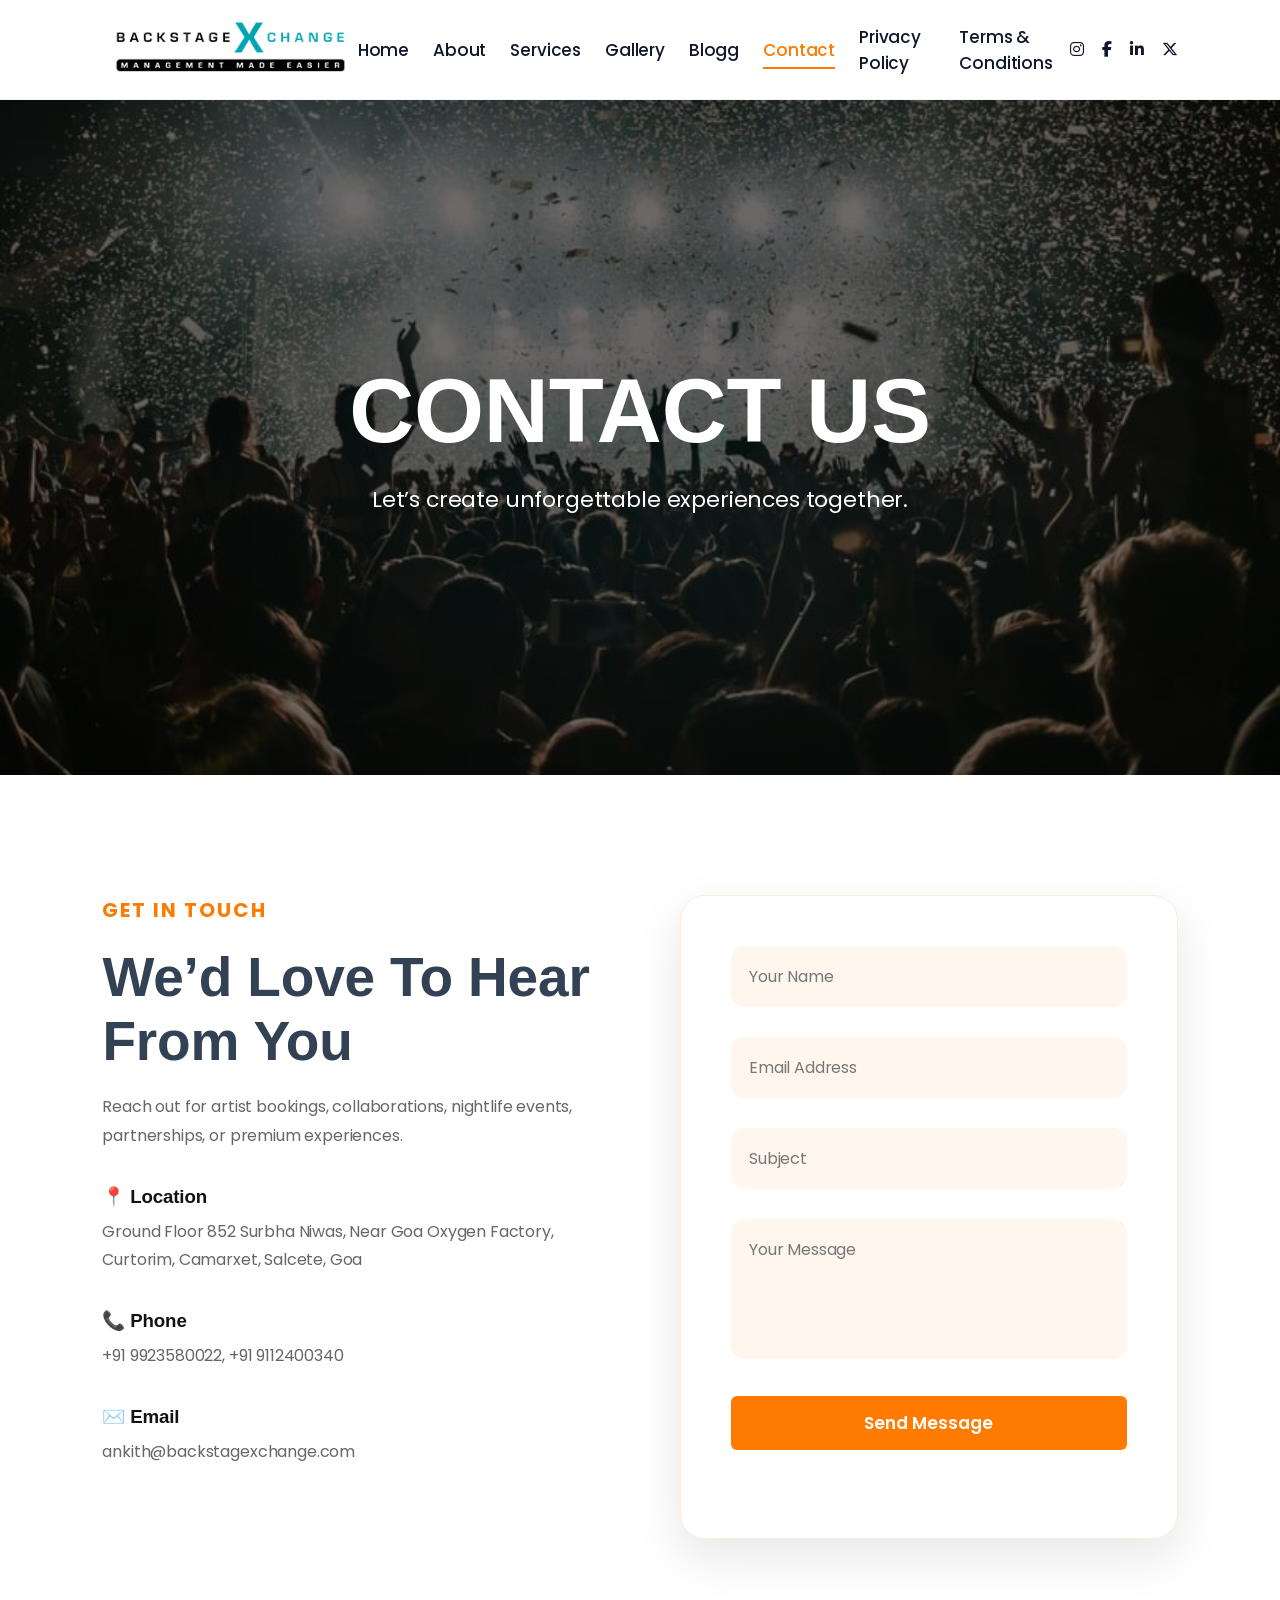
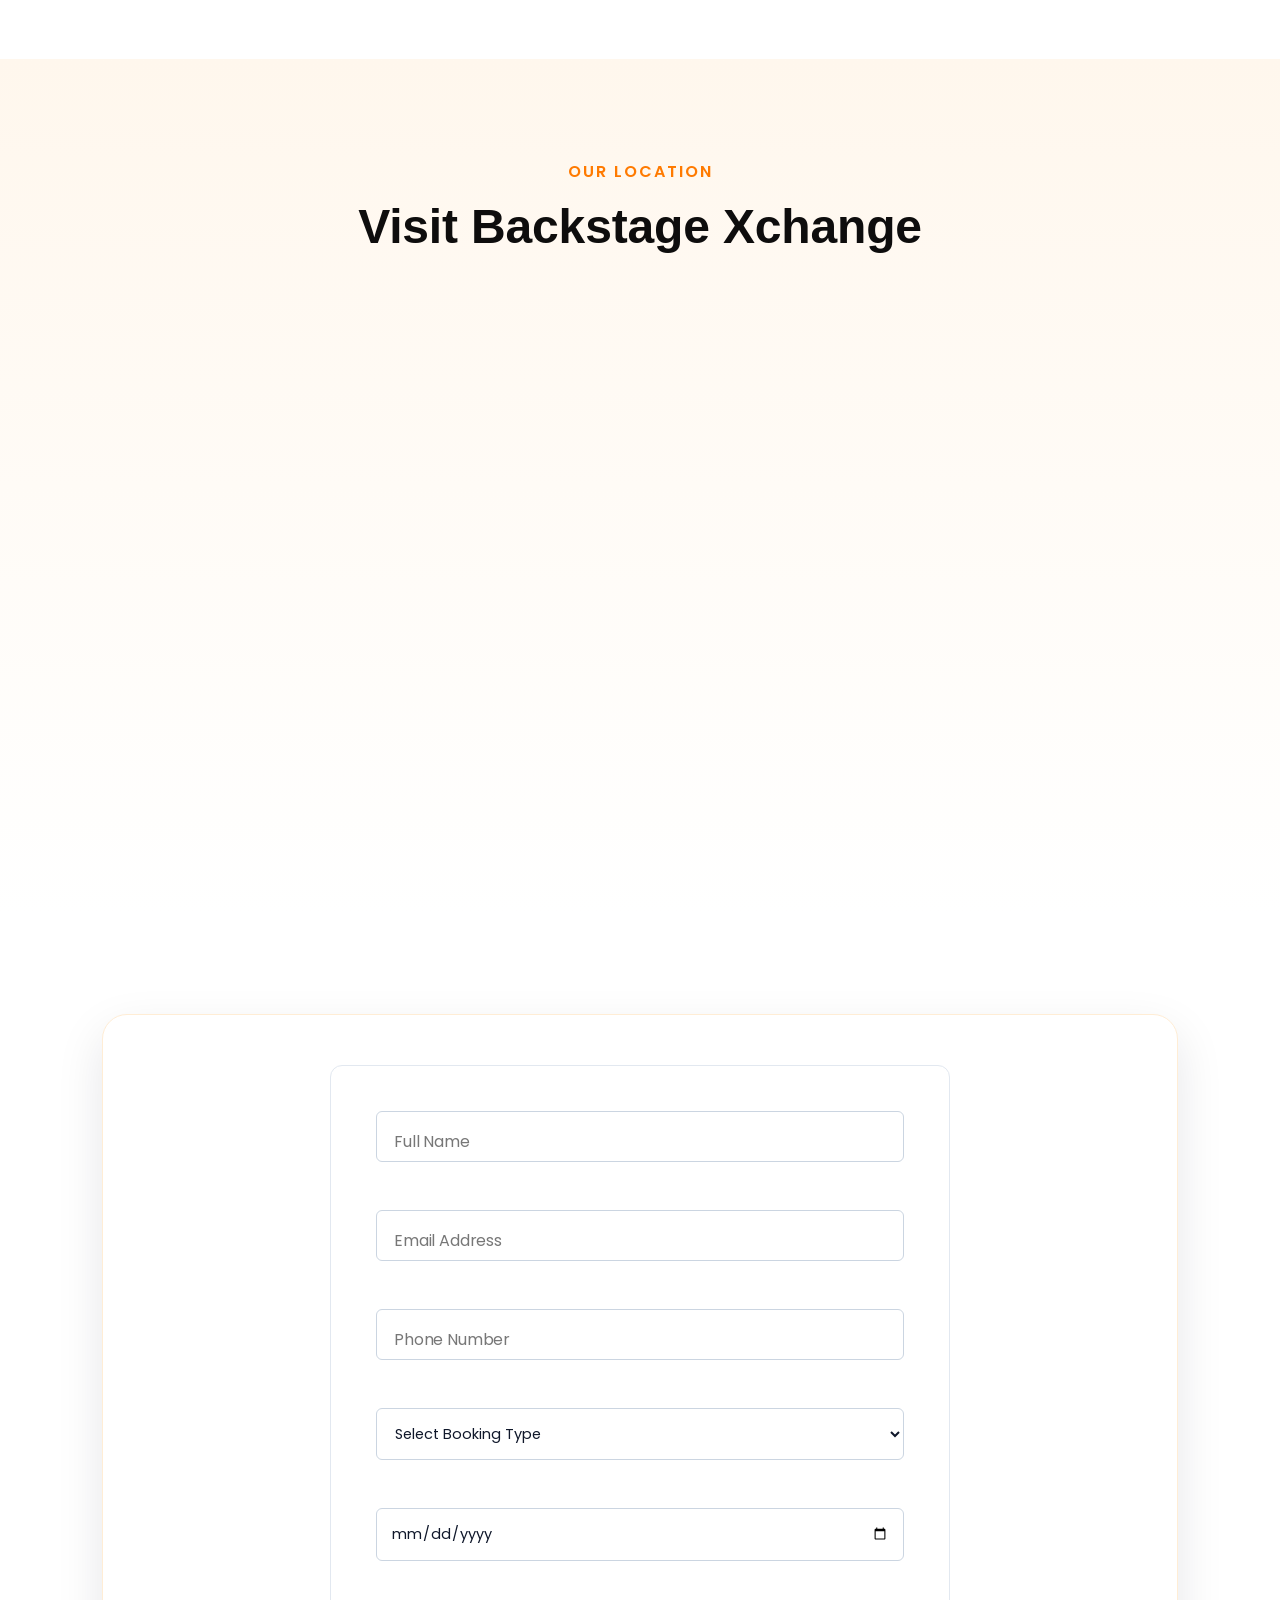
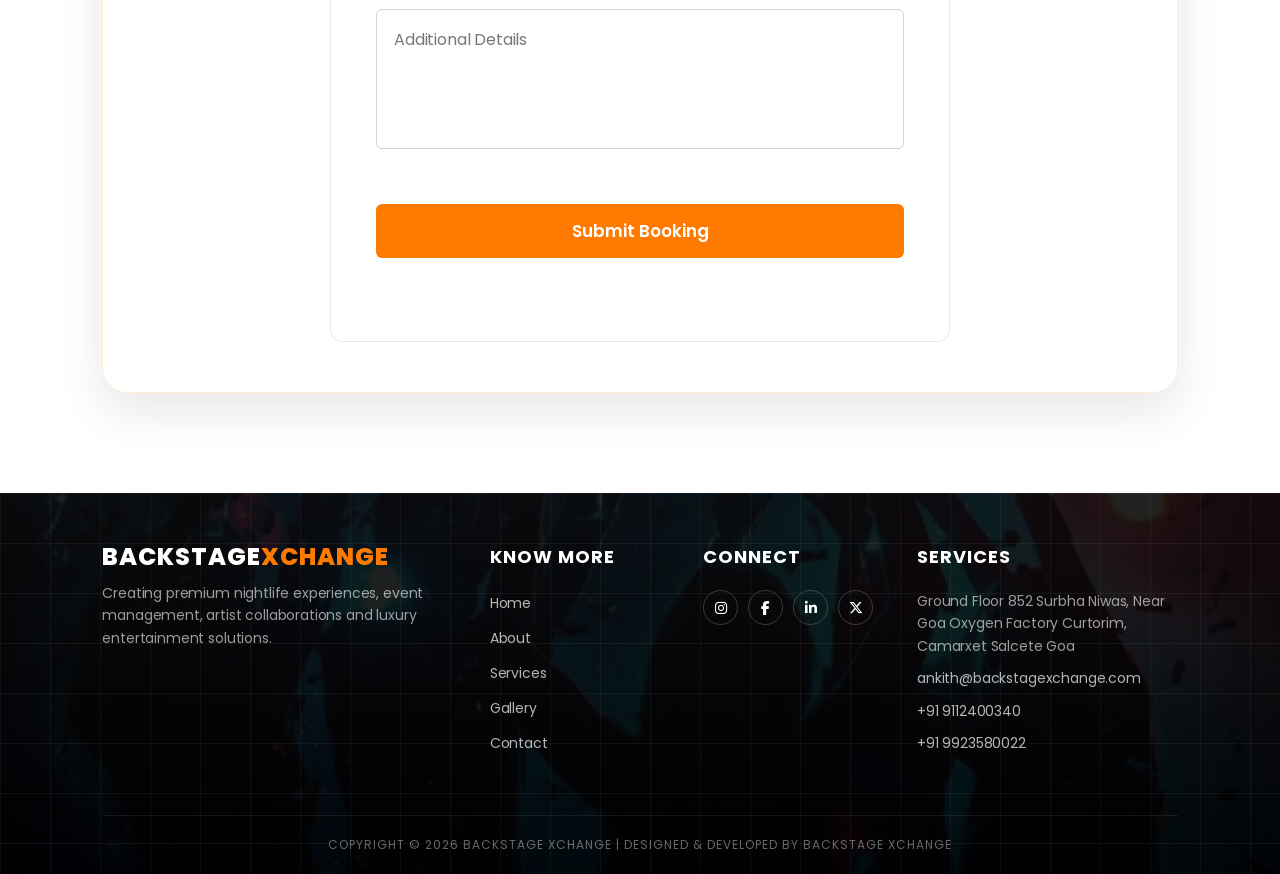
<file: contact.html>
<!DOCTYPE html>
<html lang="en">

<head>
    <meta charset="UTF-8">
    <meta name="viewport" content="width=device-width, initial-scale=1.0">
    <title>Contact | Backstage Xchange</title>

    <link rel="stylesheet" href="contact.css">
    <link rel="stylesheet" href="site-enhancements.css">
    <link href="https://fonts.googleapis.com/css2?family=Poppins:wght@300;400;500;600;700&display=swap" rel="stylesheet">
    <link rel="stylesheet" href="https://cdnjs.cloudflare.com/ajax/libs/font-awesome/6.5.2/css/all.min.css">
    <link href="https://api.fontshare.com/v2/css?f[]=clash-display@700&f[]=satoshi@400,500,700&display=swap" rel="stylesheet">
    
   <style>
    /* PREMIUM PROPERTY PORTAL CORE STYLE */
    body {
        background-color: #ffffff !important;
        color: #334155 !important;
        font-family: 'Satoshi', 'Poppins', sans-serif !important;
        letter-spacing: -0.01em;
        -webkit-font-smoothing: antialiased;
    }

    /* PREMIUM MINIMALIST NAVIGATION */
    .navbar {
        background-color: #ffffff !important;
        border-bottom: 1px solid #f1f5f9 !important;
        padding: 22px 8% !important;
        display: flex !important;
        justify-content: space-between !important;
        align-items: center !important;
    }
    
    .nav-links {
        display: flex !important;
        align-items: center !important;
        list-style: none !important;
        gap: 24px !important;
        margin: 0 !important;
        padding: 0 !important;
    }
    
    .nav-links li a {
        color: #0f172a !important;
        font-weight: 500 !important;
        text-decoration: none !important;
        transition: color 0.25s cubic-bezier(0.4, 0, 0.2, 1) !important;
    }
    
    .nav-links li a:hover, .nav-links li a.active {
        color: #ff7a00 !important;
    }
    .nav-links li a::after{
    background:#ff7a00 !important;
}

    /* DYNAMIC NAVBAR SOCIAL ICONS */
    .nav-socials {
        display: flex !important;
        align-items: center !important;
        gap: 18px !important;
    }

    .nav-socials a {
        color: #0f172a !important;
        font-size: 16px !important;
        text-decoration: none !important;
        transition: all 0.25s cubic-bezier(0.4, 0, 0.2, 1) !important;
        display: inline-block !important;
    }

    .nav-socials a:hover {
        color: #ff7a00 !important;
        transform: translateY(-2px) !important;
    }

    /* SECTOR CONTENT LAYOUT ROW WRAPPERS */
    .about-preview, .why-choose-us, .benefits-section, .testimonials, .faq-section, .booking {
        padding: 100px 8% !important;
        background: #ffffff !important;
    }

    .other-services, .process-section, .counter-section, .gallery-section {
        padding: 100px 8% !important;
        background: #f8fafc !important;
        border-top: 1px solid #f1f5f9;
        border-bottom: 1px solid #f1f5f9;
    }

    /* TYPOGRAPHY STRUCTURE WITH ANCHOR LINES */
    .section-title, .benefits-header, .process-header, .why-header, .faq-heading, .about-content {
        margin-bottom: 50px !important;
    }

    .section-title h2, .benefits-header h2, .process-header h2, .why-header h2, .faq-heading h2, .about-content h2, .testimonials h2, .gallery-section h2, .booking h2 {
        font-family: 'Clash Display', sans-serif !important;
        color: #0f172a !important;
        font-size: 40px !important;
        font-weight: 700 !important;
        line-height: 1.2 !important;
        display: inline-block !important;
        position: relative !important;
    }

    .section-title h2::after, .benefits-header h2::after, .process-header h2::after, .why-header h2::after, .faq-heading h2::after, .about-content h2::after, .testimonials h2::after, .gallery-section h2::after, .booking h2::after {
        content: "" !important;
        display: inline-block !important;
        width: 45px !important;
        height: 4px !important;
        background: #ff7a00 !important;
        margin-left: 18px !important;
        vertical-align: middle !important;
        border-radius: 2px !important;
    }

    .section-title span, .benefits-header .section-tag, .process-header .section-tag, .why-header .section-tag, .faq-heading span, .about-content .section-tag {
        color: #ff7a00 !important;
        text-transform: uppercase !important;
        font-size: 22px !important;
        font-weight: 700 !important;
        letter-spacing: 0.15em !important;
        display: block !important;
        margin-bottom: 12px !important;
    }

    /* LAYOUT CONTAINERS */
    .about-container, .benefits-container {
        display: flex !important;
        gap: 60px !important;
        align-items: center !important;
    }

    .about-image, .about-content, .benefits-content, .benefits-image {
        flex: 1 !important;
    }

    .about-image img, .benefits-image img {
        width: 100% !important;
        height: auto !important;
        border-radius: 12px !important;
        border: 1px solid #e2e8f0 !important;
        box-shadow: 0 10px 30px rgba(0, 0, 0, 0.02) !important;
    }

    /* RESPONSIVE MATRIX SECTIONS GRID */
    .other-grid, .why-grid, .testimonial-container, .gallery-grid {
        display: grid !important;
        grid-template-columns: repeat(3, 1fr) !important;
        gap: 30px !important;
    }

    .process-container, .counter-container {
        display: grid !important;
        grid-template-columns: repeat(4, 1fr) !important;
        gap: 30px !important;
    }

    /* CARD DESIGN ARCHITECTURE */
    .why-card, .benefit-item, .process-step, .testimonial-card, .faq-item, .counter-box {
        background: #ffffff !important;
        border: 1px solid #e2e8f0 !important;
        border-radius: 10px !important;
        padding: 35px 30px !important;
        box-shadow: 0 4px 6px -1px rgba(0, 0, 0, 0.01) !important;
        transition: all 0.3s cubic-bezier(0.4, 0, 0.2, 1) !important;
    }

    .why-card:hover, .testimonial-card:hover, .faq-item:hover, .process-step:hover {
        transform: translateY(-5px) !important;
        border-color: #ff7a00 !important;
        box-shadow: 0 20px 25px -5px rgba(0, 0, 0, 0.03) !important;
    }

    /* --- THE GRADIENT MOUSEOVER MATRIX (IMAGE 1 STYLE INTEGRATION) --- */
    .other-grid > div {
        background: #ffffff !important;
        border: 1px solid #e2e8f0 !important;
        border-radius: 10px !important;
        padding: 30px !important;
        text-align: center !important;
        box-shadow: 0 4px 6px -1px rgba(0, 0, 0, 0.01) !important;
        transition: all 0.35s cubic-bezier(0.4, 0, 0.2, 1) !important;
        position: relative !important;
    }

    .other-grid > div:hover {
        transform: translateY(-5px) !important;
        background: linear-gradient(135deg, #ff9400 0%, #ff5100 100%) !important;
        border-color: #ff5100 !important;
        box-shadow: 0 20px 30px rgba(255, 81, 0, 0.15) !important;
    }

    /* MINIMAL ICON HOLDER FRAMES */
    .card-image-box {
        width: 100% !important;
        height: 130px !important;
        background: #f8fafc !important;
        border-radius: 6px !important;
        border: 1px solid #edf2f7 !important;
        display: flex !important;
        align-items: center !important;
        justify-content: center !important;
        margin-bottom: 24px !important;
        transition: all 0.3s ease !important;
    }

    .card-image-box i {
        font-size: 34px !important;
        color: #94a3b8 !important;
        transition: all 0.3s ease !important;
    }

    /* ACTIVE CONTAINER STYLES INVERSION RULESETS */
    .other-grid > div:hover .card-image-box {
        background: rgba(255, 255, 255, 0.15) !important;
        border-color: transparent !important;
    }

    .other-grid > div:hover .card-image-box i {
        color: #ffffff !important;
        transform: scale(1.08) !important;
    }

    .other-grid > div:hover h3,
    .other-grid > div:hover p {
        color: #ffffff !important;
    }

    /* DECORATIVE LINE BREAK STRIPS */
    .card-bg {
        width: 35px !important;
        height: 3px !important;
        background: #ff7a00 !important;
        margin: 0 auto 18px auto !important;
        border-radius: 2px !important;
        transition: all 0.3s ease !important;
    }

    .other-grid > div:hover .card-bg {
        background: #ffffff !important;
        width: 65px !important;
    }

    /* TYPOGRAPHY */
    .other-grid > div h3, .why-card h3, .benefit-item h3, .process-step h3, .testimonial-card h3, .faq-item h3 {
        font-family: 'Clash Display', sans-serif !important;
        color: #0f172a !important;
        font-size: 22px !important;
        margin: 0 0 12px 0 !important;
        font-weight: 600 !important;
        transition: color 0.25s ease !important;
    }

    .other-grid > div p, .why-card p, .benefit-item p, .process-step p, .testimonial-card p, .faq-item p, .about-content p, .counter-box p, .testimonials .testimonial-subtitle, .gallery-subtitle {
        color: #475569 !important;
        font-size: 14.5px !important;
        line-height: 1.65 !important;
        margin-bottom: 0 !important;
    }

    .about-content p {
        margin-bottom: 24px !important;
    }
    
    .testimonial-subtitle, .gallery-subtitle {
        text-align: center !important;
        margin-bottom: 50px !important;
    }

    .why-icon i, .benefit-item i, .step-icon i, .quote-icon i, .faq-question span {
        color: #ff7a00 !important;
        font-size: 24px !important;
    }
    
    .benefit-item {
        display: flex !important;
        gap: 20px !important;
        align-items: flex-start !important;
        margin-bottom: 18px !important;
    }
    
    .benefit-item h3 { margin: 0 0 6px 0 !important; font-size: 20px !important; }

    .step-number {
        font-size: 38px !important;
        font-weight: 700 !important;
        color: rgba(255, 122, 0, 0.18) !important;
        font-family: 'Clash Display', sans-serif !important;
        line-height: 1 !important;
        margin-bottom: 14px !important;
    }

    .counter-box {
        text-align: center !important;
        background: #ffffff !important;
    }

    .counter-box h2 {
        color: #ff7a00 !important;
        font-family: 'Clash Display', sans-serif !important;
        font-size: 42px !important;
        font-weight: 700 !important;
        margin: 0 0 6px 0 !important;
    }
    
    .counter-box p {
        color: #1e293b !important;
        font-weight: 600 !important;
        font-size: 13.5px !important;
    }

    /* LINK ACTION STRIPS */
    .btn, button[type="submit"], .cta-buttons .primary-btn {
        background: #ff7a00 !important;
        color: #ffffff !important;
        padding: 13px 32px !important;
        border-radius: 6px !important;
        border: none !important;
        font-weight: 600 !important;
        transition: all 0.2s cubic-bezier(0.4, 0, 0.2, 1) !important;
        display: inline-block !important;
        text-align: center !important;
        text-decoration: none !important;
    }
    
    .btn:hover, button[type="submit"]:hover, .cta-buttons .primary-btn:hover {
        background: #e06c00 !important;
        transform: translateY(-2px) !important;
    }
    
    .cta-buttons .secondary-btn {
        border: 1px solid #ff7a00 !important;
        color: #ff7a00 !important;
        padding: 12px 31px !important;
        border-radius: 6px !important;
        font-weight: 600 !important;
        transition: all 0.2s cubic-bezier(0.4, 0, 0.2, 1) !important;
        display: inline-block !important;
        text-decoration: none !important;
    }
    
    .cta-buttons .secondary-btn:hover {
        background: #ff7a00 !important;
        color: #ffffff !important;
    }

    .booking form {
        max-width: 620px !important;
        margin: 0 auto !important;
        background: #ffffff !important;
        padding: 45px !important;
        border-radius: 12px !important;
        border: 1px solid #e2e8f0 !important;
    }

    .booking form input, .booking form select, .booking form textarea {
        background: #ffffff !important;
        border: 1px solid #cbd5e1 !important;
        color: #0f172a !important;
        padding: 14px !important;
        border-radius: 6px !important;
        width: 100% !important;
        margin-bottom: 18px !important;
        box-sizing: border-box !important;
        font-size: 14.5px !important;
        transition: border-color 0.2s ease !important;
    }
    
    .booking form input:focus, .booking form select:focus, .booking form textarea:focus {
        border-color: #ff7a00 !important;
        outline: none !important;
    }

    .gallery-grid img {
        width: 100% !important;
        border-radius: 8px !important;
        transition: transform 0.4s ease !important;
    }
    .gallery-item { overflow: hidden; border-radius: 8px; }
    .gallery-item:hover img { transform: scale(1.04); }
    
    .gallery-btn {
        text-align: center !important;
        margin-top: 40px !important;
    }

    .faq-wrapper { display: flex !important; gap: 30px !important; }
    .faq-column { flex: 1 !important; display: flex !important; flex-direction: column !important; gap: 16px !important; }
    .faq-item { padding: 24px !important; }
    .faq-question { display: flex !important; justify-content: space-between !important; align-items: center !important; cursor: pointer !important; }
    .faq-question h3 { margin: 0 !important; font-size: 18px !important; }

    /* --- LOCKED ORIGINAL MASTER DARK FOOTER LAYOUT (ORANGE HOVERS RUNNING SECURELY) --- */
    .footer {
        font-family: 'Poppins', sans-serif !important;
        position: relative !important;
        background: linear-gradient(rgba(10, 10, 10, 0.9), rgba(0, 0, 0, 0.9)), url("background.png") !important;
        background-size: cover !important;
        background-position: center !important;
        padding: 50px 8% 20px !important;
        display: block !important;
        overflow: hidden !important;
    }

    .footer-container {
        display: grid !important;
        grid-template-columns: 2fr 1fr 1fr 1.5fr !important;
        gap: 40px !important;
        position: relative !important;
        z-index: 2 !important;
        text-align: left !important;
    }

    /* ORIGINAL BRAND LOGO PRESERVED INDEPENDENTLY */
    .footer-logo {
        font-family: 'Poppins', sans-serif !important;
        color: white !important;
        font-size: 24px !important;
        font-weight: 800 !important;
        margin-bottom: 10px !important;
        letter-spacing: 1px !important;
    }
    .footer-logo span { color: #ff7a00 !important; }

    .footer-box p {
        font-family: 'Poppins', sans-serif !important;
        color: rgba(255, 255, 255, 0.6) !important;
        line-height: 1.6 !important;
        font-size: 14px !important;
        margin-bottom: 10px !important;
    }

    .footer-box h3 {
        font-family: 'Poppins', sans-serif !important;
        color: white !important;
        font-size: 18px !important;
        margin-bottom: 20px !important;
        font-weight: 700 !important;
        text-transform: uppercase !important;
        letter-spacing: 1px !important;
    }

    .footer-box ul { 
        list-style: none !important; 
        padding: 0 !important;
        margin: 0 !important;
    }

    .footer-box ul li { 
        margin-bottom: 10px !important; 
        list-style-type: none !important;
    }

    /* LINK ACTIONS MAP UNIFORMLY TO ORANGE ACCENTS */
    .footer-box ul li a,
    .footer-box p a,
    .footer a {
        font-family: 'Poppins', sans-serif !important;
        text-decoration: none !important;
        color: rgba(255, 255, 255, 0.7) !important;
        font-size: 14px !important;
        transition: 0.3s !important;
        display: inline-block !important;
    }

    .footer-box ul li a:hover,
    .footer-box p a:hover,
    .footer a:not(.footer-logo):hover { 
        color: #ff7a00 !important; 
        padding-left: 5px !important; 
    }
    
    .address-hover {
        transition: 0.3s !important;
        cursor: default !important;
    }
    
    .address-hover:hover {
        color: #ff7a00 !important;
        padding-left: 5px !important;
    }

    .social-icons { 
        display: flex !important; 
        gap: 10px !important; 
        margin-top: 15px !important; 
        list-style: none !important;
        padding: 0 !important;
    }

    .social-icons a {
        width: 35px !important;
        height: 35px !important;
        display: flex !important;
        align-items: center !important;
        justify-content: center !important;
        border: 1px solid rgba(255, 255, 255, 0.2) !important;
        border-radius: 50% !important;
        color: white !important;
        font-size: 14px !important;
        transition: 0.3s !important;
    }

    .social-icons a i {
        color: white !important;
    }

    .social-icons a:hover { 
        background: #ff7a00 !important; 
        border-color: #ff7a00 !important; 
    }

    .footer-bottom {
        margin-top: 50px !important;
        padding-top: 20px !important;
        border-top: 1px solid rgba(255, 255, 255, 0.08) !important;
        text-align: center !important;
    }

    .footer-bottom p {
        font-family: 'Poppins', sans-serif !important;
        color: rgba(255, 255, 255, 0.4) !important;
        font-size: 12px !important;
        letter-spacing: 1px !important;
        text-align: center !important;
        margin: 0 !important;
    }

    /* SCALING CONFIGURATIONS FOR BOTH MOBILE RESPONSIVE AND PC */
    @media(max-width: 991px) {
        .footer-container { grid-template-columns: repeat(2, 1fr) !important; gap: 30px !important; }
        .other-grid, .why-grid, .testimonial-container, .counter-container, .gallery-grid, .process-container { grid-template-columns: repeat(2, 1fr) !important; }
        .about-container, .benefits-container { flex-direction: column !important; gap: 40px !important; }
        .faq-wrapper { flex-direction: column !important; gap: 0 !important; }
        .nav-socials { display: none !important; }
    }
    @media(max-width: 768px) {
        .other-grid, .why-grid, .testimonial-container, .counter-container, .gallery-grid, .process-container { grid-template-columns: 1fr !important; }
        .section-title h2, .benefits-header h2, .process-header h2, .why-header h2, .faq-heading h2, .about-content h2 { font-size: 32px !important; }
    }
    @media(max-width: 576px) {
        .footer-container { grid-template-columns: 1fr !important; }
        .footer { padding: 40px 6% 10px !important; }
        .booking form { padding: 25px !important; }
    }
  
   .contact-form-container button,
.contact-form-container button[type="submit"] {
    background: #ff7a00 !important;
    color: #ffffff !important;
    border: none !important;
    padding: 14px 30px !important;
    border-radius: 6px !important;
    font-weight: 600 !important;
    cursor: pointer !important;
    transition: all 0.3s ease !important;
}

.contact-form-container button:hover,
.contact-form-container button[type="submit"]:hover {
    background: #e06c00 !important;
    transform: translateY(-2px) !important;
}
.contact-info span {
    color: #ff7a00 !important;
    font-size: 20px !important;
    font-weight: 700 !important;
    text-transform: uppercase !important;
    letter-spacing: 2px !important;
    display: block !important;
    margin-bottom: 12px !important;
}
.map-section .section-tag {
    color: #ff7a00 !important;
}
.booking-form-container button[type="submit"] {
    background: #ff7a00 !important;
    color: white !important;
    border: none !important;
    padding: 14px 30px !important;
    border-radius: 6px !important;
    font-weight: 600 !important;
}

.booking-form-container button[type="submit"]:hover {
    background: #e06c00 !important;
}
   
   </style>
</head>

<body>

<nav class="navbar">
    <div class="logo"><img src="Backstage-Xchange-Logo.webp" alt="Logo"></div>
    <ul class="nav-links">
        <li><a href="index.html">Home</a></li>
        <li><a href="about.html">About</a></li>
        <li><a href="services.html">Services</a></li>
        <li><a href="gallery.html">Gallery</a></li>
        <li><a href="blogg.html">Blogg</a></li>
        <li><a href="contact.html" class="active">Contact</a></li>
        <li><a href="privacy policy.html">Privacy Policy</a></li>
        <li><a href="terms conditions.html">Terms & Conditions</a></li>
    </ul>
     <div class="nav-socials">
        <a href="#"><i class="fab fa-instagram"></i></a>
        <a href="#"><i class="fab fa-facebook-f"></i></a>
        <a href="#"><i class="fab fa-linkedin-in"></i></a>
        <a href="#"><i class="fab fa-x-twitter"></i></a>
    </div>
</nav>

<section class="contact-hero">
    <div class="overlay"></div>
    <div class="hero-content">
        <h1>CONTACT US</h1>
        <p>Let’s create unforgettable experiences together.</p>
    </div>
</section>

<section class="contact-section">
    <div class="contact-info">
        <span>GET IN TOUCH</span>
        <h2>We’d Love To Hear From You</h2>
        <p>Reach out for artist bookings, collaborations, nightlife events, partnerships, or premium experiences.</p>
<div class="info-box"><h3>📍 Location</h3><p>Ground Floor 852 Surbha Niwas, Near Goa Oxygen Factory, Curtorim, Camarxet, Salcete, Goa</p></div>

<div class="info-box"><h3>📞 Phone</h3><p>+91 9923580022, +91 9112400340</p></div>

<div class="info-box"><h3>✉️ Email</h3><p>ankith@backstagexchange.com</p></div>
    </div>
    <div class="contact-form-container">
        <form id="contactForm">
            <div class="input-group"><input type="text" id="name" name="name" maxlength="120" autocomplete="name" required><label>Your Name</label></div>
            <div class="input-group"><input type="email" id="email" name="email" maxlength="254" autocomplete="email" required><label>Email Address</label></div>
            <div class="input-group"><input type="text" id="subject" name="subject" maxlength="200" required><label>Subject</label></div>
            <div class="input-group textarea-group"><textarea id="message" name="message" maxlength="5000" required></textarea><label>Your Message</label></div>
            <div class="form-trap" aria-hidden="true"><label for="website">Leave this field empty</label><input id="website" name="website" type="text" tabindex="-1" autocomplete="off"></div>
            <input id="submissionId" name="submissionId" type="hidden">
            <button type="submit">Send Message</button>
            <p class="form-status" id="contactFormStatus" role="status" aria-live="polite"></p>
        </form>
        <iframe name="googleSheetsResponse" title="Contact form response" hidden></iframe>
    </div>
</section>

<section class="map-section" id="location">
    <div class="map-header">
        <span class="section-tag">Our Location</span>
        <h2>Visit Backstage Xchange</h2>
    </div>
    <div class="map-container">
        <iframe src="https://www.google.com/maps/embed" allowfullscreen loading="lazy"></iframe>
    </div>
</section>

<section class="booking" id="booking">
    <div class="booking-form-container">
        <form id="bookingForm">
            <div class="input-group"><input type="text" name="name" maxlength="120" autocomplete="name" required><label>Full Name</label></div>
            <div class="input-group"><input type="email" name="email" maxlength="254" autocomplete="email" required><label>Email Address</label></div>
            <div class="input-group"><input type="tel" name="phone" maxlength="40" autocomplete="tel" pattern="[0-9+\s.\(\)\-]{7,40}" title="Enter a 10-digit Indian mobile number beginning 6-9, or an international number with its + country code." required><label>Phone Number</label></div>
            <div class="input-group"><select name="bookingType" required><option value="" disabled selected>Select Booking Type</option><option>VIP Event</option><option>Artist Booking</option><option>Night Club Entry</option><option>Luxury Party</option><option>Private Event</option></select></div>
            <div class="input-group"><input type="date" name="eventDate" required></div>
            <div class="input-group textarea-group"><textarea name="details" maxlength="5000" required></textarea><label>Additional Details</label></div>
            <input name="formType" type="hidden" value="booking">
            <input name="submissionId" type="hidden">
            <button type="submit">Submit Booking</button>
            <p class="form-status" id="bookingFormStatus" role="status" aria-live="polite"></p>
        </form>
    </div>
</section>

<footer class="footer">
    <div class="footer-overlay"></div>
    <div class="footer-container">
        
        <div class="footer-box">
            <div class="footer-logo">BACKSTAGE<span>XCHANGE</span></div>
            <p>Creating premium nightlife experiences, event management, artist collaborations and luxury entertainment solutions.</p>
        </div>
        
        <div class="footer-box">
           <h3>Know More</h3>
            <ul>
                <li><a href="index.html">Home</a></li>
                <li><a href="about.html">About</a></li>
                <li><a href="services.html">Services</a></li>
                <li><a href="gallery.html">Gallery</a></li>
                <li><a href="contact.html">Contact</a></li>
            </ul>
        </div>
        
        <div class="footer-box">
            <h3>Connect</h3>
            <div class="social-icons">
                <a href="#"><i class="fab fa-instagram"></i></a>
                <a href="#"><i class="fab fa-facebook-f"></i></a>
                <a href="#"><i class="fab fa-linkedin-in"></i></a>
                <a href="#"><i class="fab fa-x-twitter"></i></a>
            </div>
        </div>

        <div class="footer-box">
            <h3>Services</h3>
            <p class="address-hover">Ground Floor 852 Surbha Niwas, Near Goa Oxygen Factory Curtorim, Camarxet Salcete Goa</p>
            <p><a href="mailto:ankith@backstagexchange.com" style="color: rgba(255, 255, 255, 0.7); text-decoration: none;">ankith@backstagexchange.com</a></p>
            <p><a href="tel:+919112400340" style="color: rgba(255, 255, 255, 0.7); text-decoration: none;">+91 9112400340</a></p>
            <p><a href="tel:+919923580022" style="color: rgba(255, 255, 255, 0.7); text-decoration: none;">+91 9923580022</a></p>
        </div>
        
    </div>
    <div class="footer-bottom">
        <p>COPYRIGHT &copy; 2026 BACKSTAGE XCHANGE | DESIGNED & DEVELOPED BY BACKSTAGE XCHANGE</p>
    </div>
</footer>

<script src="google-sheets-config.js" defer></script>
<script src="contact.js" defer></script>
</body>
</html>
</file>
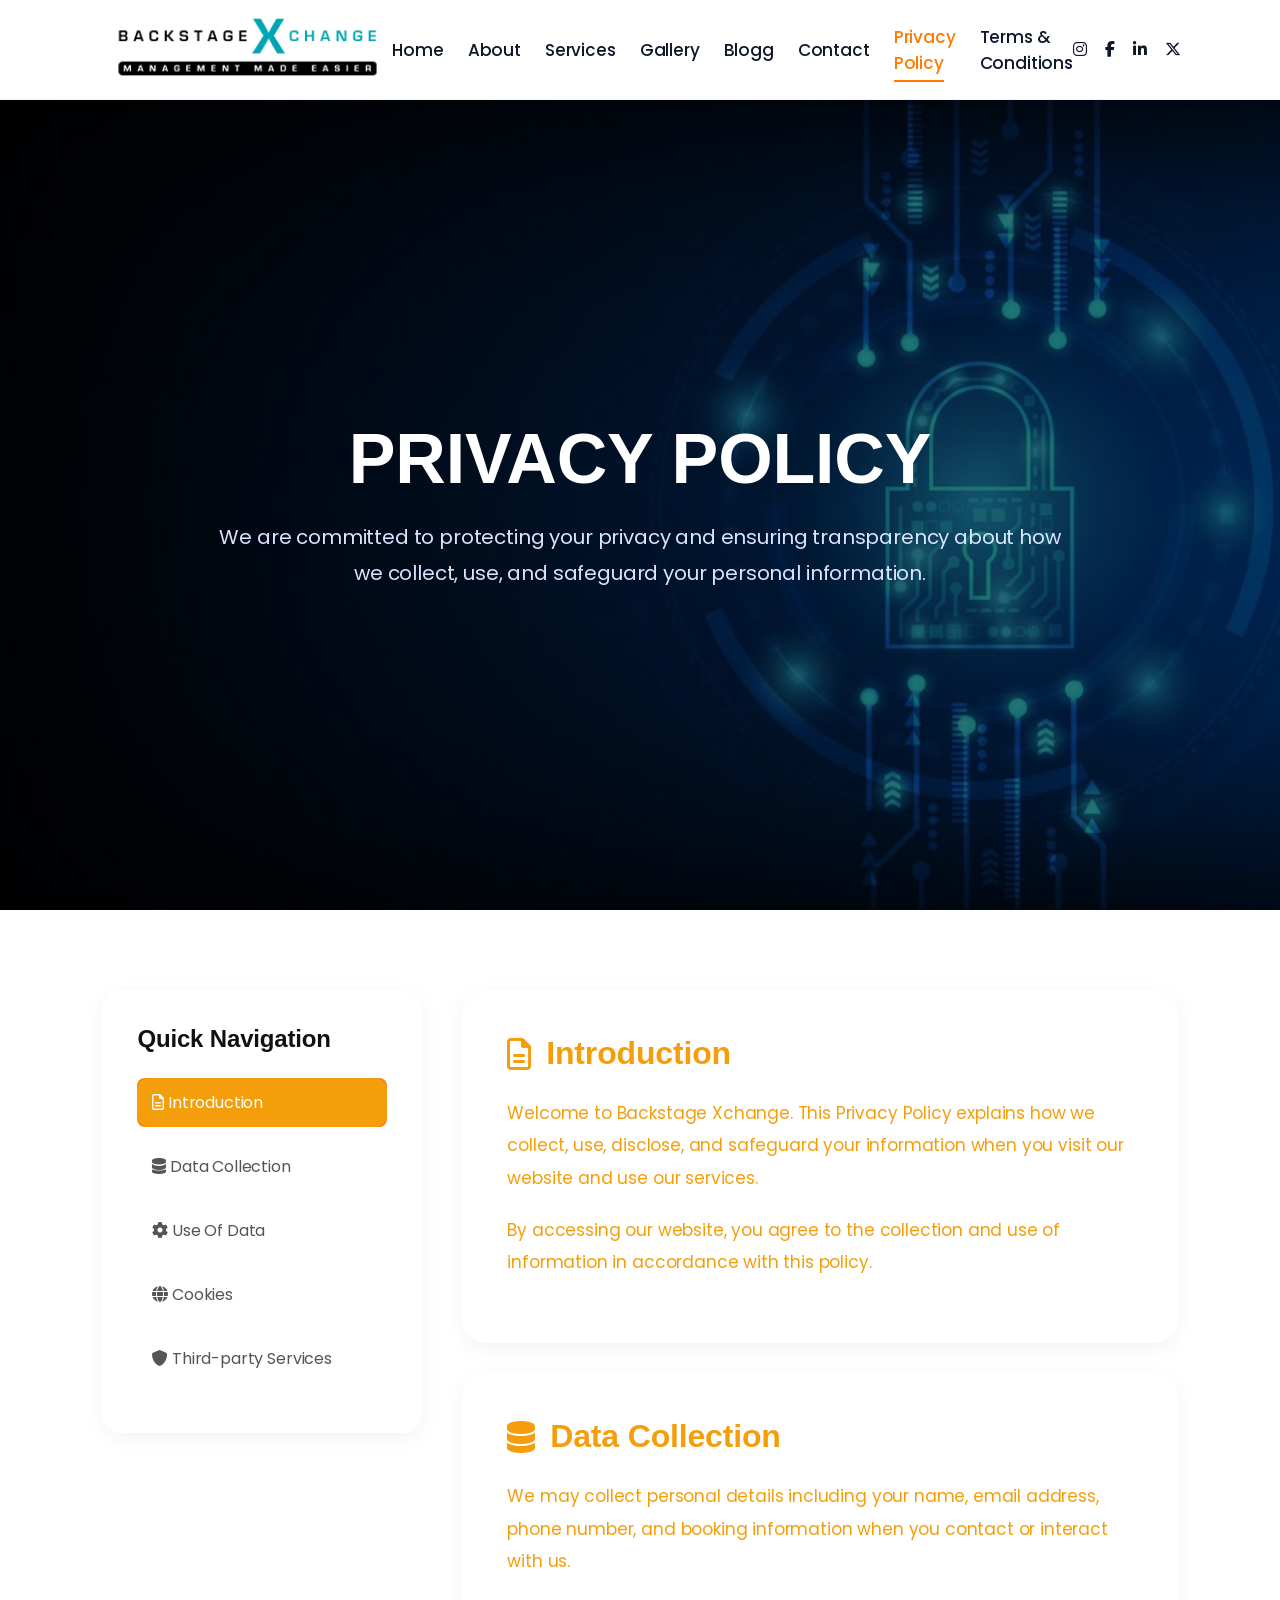
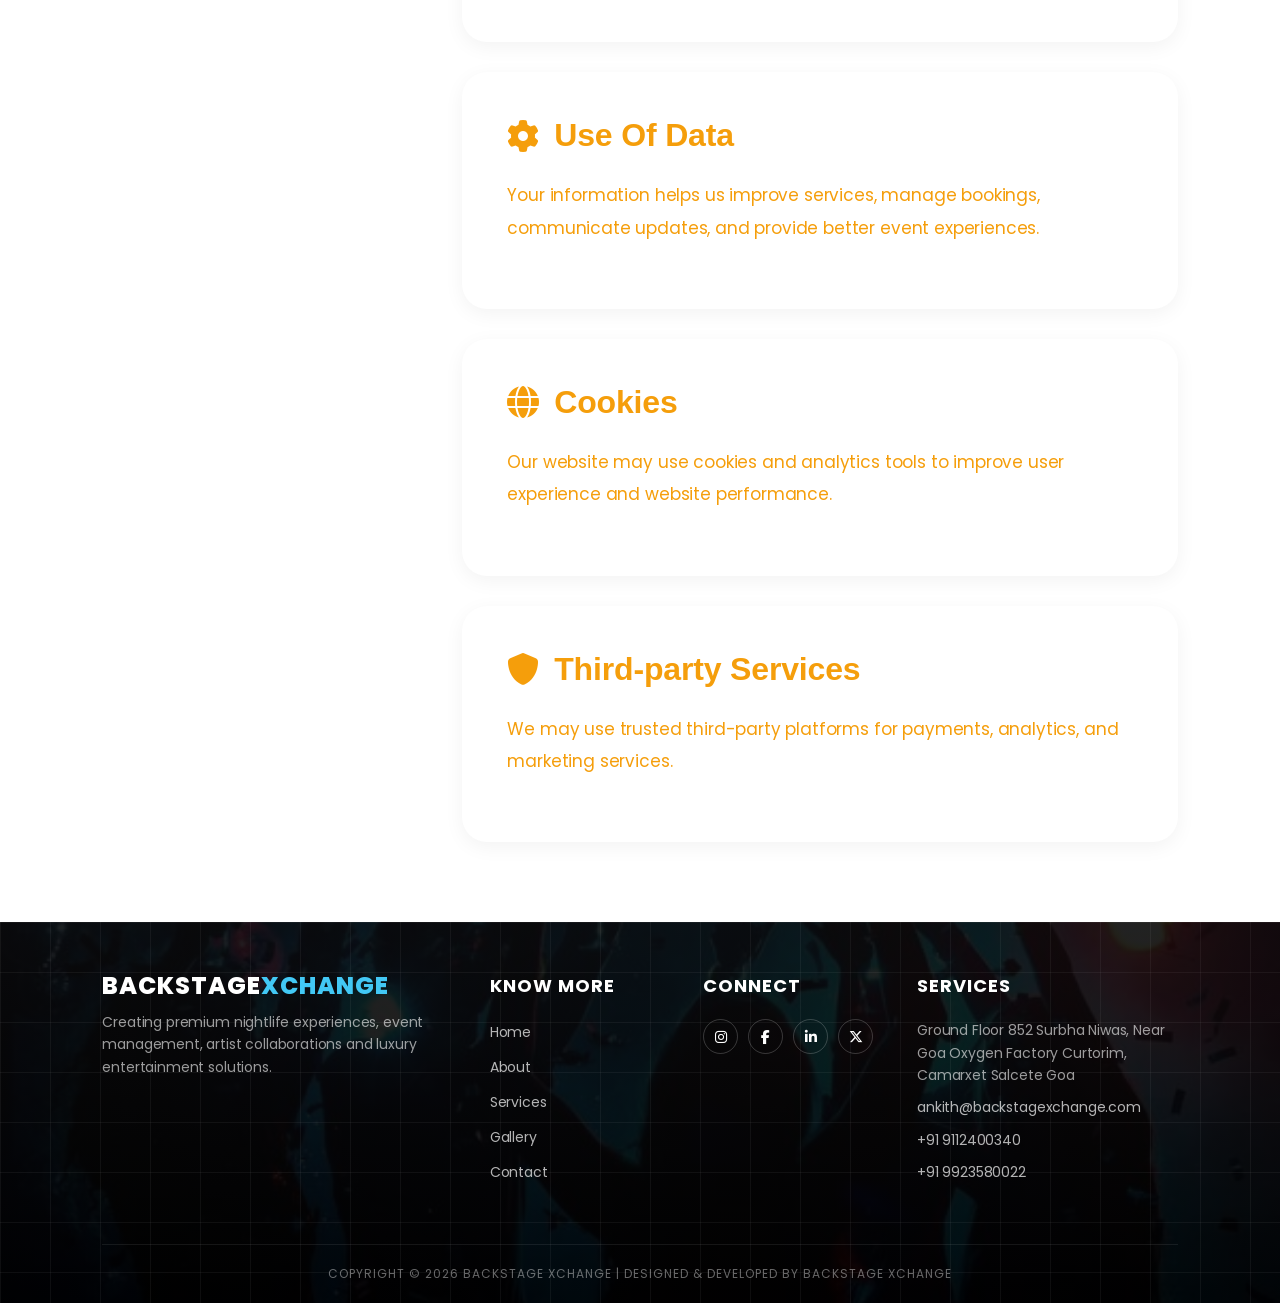
<file: privacy policy.html>
<!DOCTYPE html>
<html lang="en">

<head>
    <meta charset="UTF-8">
    <meta name="viewport" content="width=device-width, initial-scale=1.0">
    <title>Privacy Policy | Backstage Xchange</title>

    <link rel="stylesheet" href="privacy policy.css">
    <link href="https://fonts.googleapis.com/css2?family=Poppins:wght@300;400;500;600;700&display=swap" rel="stylesheet">
    <link rel="stylesheet" href="https://cdnjs.cloudflare.com/ajax/libs/font-awesome/6.5.2/css/all.min.css">
    <link href="https://api.fontshare.com/v2/css?f[]=clash-display@700&f[]=satoshi@400,500,700&display=swap" rel="stylesheet">
    
    <style>
      
    /* PREMIUM PROPERTY PORTAL CORE STYLE */
    body {
        background-color: #ffffff !important;
        color: #334155 !important;
        font-family: 'Satoshi', 'Poppins', sans-serif !important;
        letter-spacing: -0.01em;
        -webkit-font-smoothing: antialiased;
    }

    /* PREMIUM MINIMALIST NAVIGATION */
    .navbar {
        background-color: #ffffff !important;
        border-bottom: 1px solid #f1f5f9 !important;
        padding: 22px 8% !important;
        display: flex !important;
        justify-content: space-between !important;
        align-items: center !important;
    }
    
    .nav-links {
        display: flex !important;
        align-items: center !important;
        list-style: none !important;
        gap: 24px !important;
        margin: 0 !important;
        padding: 0 !important;
    }
    
    .nav-links li a {
        color: #0f172a !important;
        font-weight: 500 !important;
        text-decoration: none !important;
        transition: color 0.25s cubic-bezier(0.4, 0, 0.2, 1) !important;
    }
    
    .nav-links li a:hover, .nav-links li a.active {
        color: #ff7a00 !important;
    }

    /* DYNAMIC NAVBAR SOCIAL ICONS */
    .nav-socials {
        display: flex !important;
        align-items: center !important;
        gap: 18px !important;
    }

    .nav-socials a {
        color: #0f172a !important;
        font-size: 16px !important;
        text-decoration: none !important;
        transition: all 0.25s cubic-bezier(0.4, 0, 0.2, 1) !important;
        display: inline-block !important;
    }

    .nav-socials a:hover {
        color: #ff7a00 !important;
        transform: translateY(-2px) !important;
    }

    /* SECTOR CONTENT LAYOUT ROW WRAPPERS */
    .about-preview, .why-choose-us, .benefits-section, .testimonials, .faq-section, .booking {
        padding: 100px 8% !important;
        background: #ffffff !important;
    }

    .other-services, .process-section, .counter-section, .gallery-section {
        padding: 100px 8% !important;
        background: #f8fafc !important;
        border-top: 1px solid #f1f5f9;
        border-bottom: 1px solid #f1f5f9;
    }

    /* TYPOGRAPHY STRUCTURE WITH ANCHOR LINES */
    .section-title, .benefits-header, .process-header, .why-header, .faq-heading, .about-content {
        margin-bottom: 50px !important;
    }

    .section-title h2, .benefits-header h2, .process-header h2, .why-header h2, .faq-heading h2, .about-content h2, .testimonials h2, .gallery-section h2, .booking h2 {
        font-family: 'Clash Display', sans-serif !important;
        color: #0f172a !important;
        font-size: 40px !important;
        font-weight: 700 !important;
        line-height: 1.2 !important;
        display: inline-block !important;
        position: relative !important;
    }

    .section-title h2::after, .benefits-header h2::after, .process-header h2::after, .why-header h2::after, .faq-heading h2::after, .about-content h2::after, .testimonials h2::after, .gallery-section h2::after, .booking h2::after {
        content: "" !important;
        display: inline-block !important;
        width: 45px !important;
        height: 4px !important;
        background: #ff7a00 !important;
        margin-left: 18px !important;
        vertical-align: middle !important;
        border-radius: 2px !important;
    }

    .section-title span, .benefits-header .section-tag, .process-header .section-tag, .why-header .section-tag, .faq-heading span, .about-content .section-tag {
        color: #ff7a00 !important;
        text-transform: uppercase !important;
        font-size: 22px !important;
        font-weight: 700 !important;
        letter-spacing: 0.15em !important;
        display: block !important;
        margin-bottom: 12px !important;
    }

    /* LAYOUT CONTAINERS */
    .about-container, .benefits-container {
        display: flex !important;
        gap: 60px !important;
        align-items: center !important;
    }

    .about-image, .about-content, .benefits-content, .benefits-image {
        flex: 1 !important;
    }

    .about-image img, .benefits-image img {
        width: 100% !important;
        height: auto !important;
        border-radius: 12px !important;
        border: 1px solid #e2e8f0 !important;
        box-shadow: 0 10px 30px rgba(0, 0, 0, 0.02) !important;
    }

    /* RESPONSIVE MATRIX SECTIONS GRID */
    .other-grid, .why-grid, .testimonial-container, .gallery-grid {
        display: grid !important;
        grid-template-columns: repeat(3, 1fr) !important;
        gap: 30px !important;
    }

    .process-container, .counter-container {
        display: grid !important;
        grid-template-columns: repeat(4, 1fr) !important;
        gap: 30px !important;
    }

    /* CARD DESIGN ARCHITECTURE */
    .why-card, .benefit-item, .process-step, .testimonial-card, .faq-item, .counter-box {
        background: #ffffff !important;
        border: 1px solid #e2e8f0 !important;
        border-radius: 10px !important;
        padding: 35px 30px !important;
        box-shadow: 0 4px 6px -1px rgba(0, 0, 0, 0.01) !important;
        transition: all 0.3s cubic-bezier(0.4, 0, 0.2, 1) !important;
    }

    .why-card:hover, .testimonial-card:hover, .faq-item:hover, .process-step:hover {
        transform: translateY(-5px) !important;
        border-color: #ff7a00 !important;
        box-shadow: 0 20px 25px -5px rgba(0, 0, 0, 0.03) !important;
    }

    /* --- THE GRADIENT MOUSEOVER MATRIX (IMAGE 1 STYLE INTEGRATION) --- */
    .other-grid > div {
        background: #ffffff !important;
        border: 1px solid #e2e8f0 !important;
        border-radius: 10px !important;
        padding: 30px !important;
        text-align: center !important;
        box-shadow: 0 4px 6px -1px rgba(0, 0, 0, 0.01) !important;
        transition: all 0.35s cubic-bezier(0.4, 0, 0.2, 1) !important;
        position: relative !important;
    }

    .other-grid > div:hover {
        transform: translateY(-5px) !important;
        background: linear-gradient(135deg, #ff9400 0%, #ff5100 100%) !important;
        border-color: #ff5100 !important;
        box-shadow: 0 20px 30px rgba(255, 81, 0, 0.15) !important;
    }

    /* MINIMAL ICON HOLDER FRAMES */
    .card-image-box {
        width: 100% !important;
        height: 130px !important;
        background: #f8fafc !important;
        border-radius: 6px !important;
        border: 1px solid #edf2f7 !important;
        display: flex !important;
        align-items: center !important;
        justify-content: center !important;
        margin-bottom: 24px !important;
        transition: all 0.3s ease !important;
    }

    .card-image-box i {
        font-size: 34px !important;
        color: #94a3b8 !important;
        transition: all 0.3s ease !important;
    }

    /* ACTIVE CONTAINER STYLES INVERSION RULESETS */
    .other-grid > div:hover .card-image-box {
        background: rgba(255, 255, 255, 0.15) !important;
        border-color: transparent !important;
    }

    .other-grid > div:hover .card-image-box i {
        color: #ffffff !important;
        transform: scale(1.08) !important;
    }

    .other-grid > div:hover h3,
    .other-grid > div:hover p {
        color: #ffffff !important;
    }

    /* DECORATIVE LINE BREAK STRIPS */
    .card-bg {
        width: 35px !important;
        height: 3px !important;
        background: #ff7a00 !important;
        margin: 0 auto 18px auto !important;
        border-radius: 2px !important;
        transition: all 0.3s ease !important;
    }

    .other-grid > div:hover .card-bg {
        background: #ffffff !important;
        width: 65px !important;
    }

    /* TYPOGRAPHY */
    .other-grid > div h3, .why-card h3, .benefit-item h3, .process-step h3, .testimonial-card h3, .faq-item h3 {
        font-family: 'Clash Display', sans-serif !important;
        color: #0f172a !important;
        font-size: 22px !important;
        margin: 0 0 12px 0 !important;
        font-weight: 600 !important;
        transition: color 0.25s ease !important;
    }

    .other-grid > div p, .why-card p, .benefit-item p, .process-step p, .testimonial-card p, .faq-item p, .about-content p, .counter-box p, .testimonials .testimonial-subtitle, .gallery-subtitle {
        color: #475569 !important;
        font-size: 14.5px !important;
        line-height: 1.65 !important;
        margin-bottom: 0 !important;
    }

    .about-content p {
        margin-bottom: 24px !important;
    }
    
    .testimonial-subtitle, .gallery-subtitle {
        text-align: center !important;
        margin-bottom: 50px !important;
    }

    .why-icon i, .benefit-item i, .step-icon i, .quote-icon i, .faq-question span {
        color: #ff7a00 !important;
        font-size: 24px !important;
    }
    
    .benefit-item {
        display: flex !important;
        gap: 20px !important;
        align-items: flex-start !important;
        margin-bottom: 18px !important;
    }
    
    .benefit-item h3 { margin: 0 0 6px 0 !important; font-size: 20px !important; }

    .step-number {
        font-size: 38px !important;
        font-weight: 700 !important;
        color: rgba(255, 122, 0, 0.18) !important;
        font-family: 'Clash Display', sans-serif !important;
        line-height: 1 !important;
        margin-bottom: 14px !important;
    }

    .counter-box {
        text-align: center !important;
        background: #ffffff !important;
    }

    .counter-box h2 {
        color: #ff7a00 !important;
        font-family: 'Clash Display', sans-serif !important;
        font-size: 42px !important;
        font-weight: 700 !important;
        margin: 0 0 6px 0 !important;
    }
    
    .counter-box p {
        color: #1e293b !important;
        font-weight: 600 !important;
        font-size: 13.5px !important;
    }

    /* LINK ACTION STRIPS */
    .btn, button[type="submit"], .cta-buttons .primary-btn {
        background: #ff7a00 !important;
        color: #ffffff !important;
        padding: 13px 32px !important;
        border-radius: 6px !important;
        border: none !important;
        font-weight: 600 !important;
        transition: all 0.2s cubic-bezier(0.4, 0, 0.2, 1) !important;
        display: inline-block !important;
        text-align: center !important;
        text-decoration: none !important;
    }
    
    .btn:hover, button[type="submit"]:hover, .cta-buttons .primary-btn:hover {
        background: #e06c00 !important;
        transform: translateY(-2px) !important;
    }
    
    .cta-buttons .secondary-btn {
        border: 1px solid #ff7a00 !important;
        color: #ff7a00 !important;
        padding: 12px 31px !important;
        border-radius: 6px !important;
        font-weight: 600 !important;
        transition: all 0.2s cubic-bezier(0.4, 0, 0.2, 1) !important;
        display: inline-block !important;
        text-decoration: none !important;
    }
    
    .cta-buttons .secondary-btn:hover {
        background: #ff7a00 !important;
        color: #ffffff !important;
    }

    .booking form {
        max-width: 620px !important;
        margin: 0 auto !important;
        background: #ffffff !important;
        padding: 45px !important;
        border-radius: 12px !important;
        border: 1px solid #e2e8f0 !important;
    }

    .booking form input, .booking form select, .booking form textarea {
        background: #ffffff !important;
        border: 1px solid #cbd5e1 !important;
        color: #0f172a !important;
        padding: 14px !important;
        border-radius: 6px !important;
        width: 100% !important;
        margin-bottom: 18px !important;
        box-sizing: border-box !important;
        font-size: 14.5px !important;
        transition: border-color 0.2s ease !important;
    }
    
    .booking form input:focus, .booking form select:focus, .booking form textarea:focus {
        border-color: #ff7a00 !important;
        outline: none !important;
    }

    .gallery-grid img {
        width: 100% !important;
        border-radius: 8px !important;
        transition: transform 0.4s ease !important;
    }
    .gallery-item { overflow: hidden; border-radius: 8px; }
    .gallery-item:hover img { transform: scale(1.04); }
    
    .gallery-btn {
        text-align: center !important;
        margin-top: 40px !important;
    }

    .faq-wrapper { display: flex !important; gap: 30px !important; }
    .faq-column { flex: 1 !important; display: flex !important; flex-direction: column !important; gap: 16px !important; }
    .faq-item { padding: 24px !important; }
    .faq-question { display: flex !important; justify-content: space-between !important; align-items: center !important; cursor: pointer !important; }
    .faq-question h3 { margin: 0 !important; font-size: 18px !important; }

    /* --- LOCKED ORIGINAL MASTER DARK FOOTER LAYOUT (ORANGE HOVERS RUNNING SECURELY) --- */
    .footer {
        font-family: 'Poppins', sans-serif !important;
        position: relative !important;
        background: linear-gradient(rgba(10, 10, 10, 0.9), rgba(0, 0, 0, 0.9)), url("background.png") !important;
        background-size: cover !important;
        background-position: center !important;
        padding: 50px 8% 20px !important;
        display: block !important;
        overflow: hidden !important;
    }

    .footer-container {
        display: grid !important;
        grid-template-columns: 2fr 1fr 1fr 1.5fr !important;
        gap: 40px !important;
        position: relative !important;
        z-index: 2 !important;
        text-align: left !important;
    }

    /* ORIGINAL BRAND LOGO PRESERVED INDEPENDENTLY */
    .footer-logo {
        font-family: 'Poppins', sans-serif !important;
        color: white !important;
        font-size: 24px !important;
        font-weight: 800 !important;
        margin-bottom: 10px !important;
        letter-spacing: 1px !important;
    }
    .footer-logo span { color: #42c8f5 !important; }

    .footer-box p {
        font-family: 'Poppins', sans-serif !important;
        color: rgba(255, 255, 255, 0.6) !important;
        line-height: 1.6 !important;
        font-size: 14px !important;
        margin-bottom: 10px !important;
    }

    .footer-box h3 {
        font-family: 'Poppins', sans-serif !important;
        color: white !important;
        font-size: 18px !important;
        margin-bottom: 20px !important;
        font-weight: 700 !important;
        text-transform: uppercase !important;
        letter-spacing: 1px !important;
    }

    .footer-box ul { 
        list-style: none !important; 
        padding: 0 !important;
        margin: 0 !important;
    }

    .footer-box ul li { 
        margin-bottom: 10px !important; 
        list-style-type: none !important;
    }

    /* LINK ACTIONS MAP UNIFORMLY TO ORANGE ACCENTS */
    .footer-box ul li a,
    .footer-box p a,
    .footer a {
        font-family: 'Poppins', sans-serif !important;
        text-decoration: none !important;
        color: rgba(255, 255, 255, 0.7) !important;
        font-size: 14px !important;
        transition: 0.3s !important;
        display: inline-block !important;
    }

    .footer-box ul li a:hover,
    .footer-box p a:hover,
    .footer a:not(.footer-logo):hover { 
        color: #ff7a00 !important; 
        padding-left: 5px !important; 
    }
    
    .address-hover {
        transition: 0.3s !important;
        cursor: default !important;
    }
    
    .address-hover:hover {
        color: #ff7a00 !important;
        padding-left: 5px !important;
    }

    .social-icons { 
        display: flex !important; 
        gap: 10px !important; 
        margin-top: 15px !important; 
        list-style: none !important;
        padding: 0 !important;
    }

    .social-icons a {
        width: 35px !important;
        height: 35px !important;
        display: flex !important;
        align-items: center !important;
        justify-content: center !important;
        border: 1px solid rgba(255, 255, 255, 0.2) !important;
        border-radius: 50% !important;
        color: white !important;
        font-size: 14px !important;
        transition: 0.3s !important;
    }

    .social-icons a i {
        color: white !important;
    }

    .social-icons a:hover { 
        background: #ff7a00 !important; 
        border-color: #ff7a00 !important; 
    }

    .footer-bottom {
        margin-top: 50px !important;
        padding-top: 20px !important;
        border-top: 1px solid rgba(255, 255, 255, 0.08) !important;
        text-align: center !important;
    }

    .footer-bottom p {
        font-family: 'Poppins', sans-serif !important;
        color: rgba(255, 255, 255, 0.4) !important;
        font-size: 12px !important;
        letter-spacing: 1px !important;
        text-align: center !important;
        margin: 0 !important;
    }

    /* SCALING CONFIGURATIONS FOR BOTH MOBILE RESPONSIVE AND PC */
    @media(max-width: 991px) {
        .footer-container { grid-template-columns: repeat(2, 1fr) !important; gap: 30px !important; }
        .other-grid, .why-grid, .testimonial-container, .counter-container, .gallery-grid, .process-container { grid-template-columns: repeat(2, 1fr) !important; }
        .about-container, .benefits-container { flex-direction: column !important; gap: 40px !important; }
        .faq-wrapper { flex-direction: column !important; gap: 0 !important; }
        .nav-socials { display: none !important; }
    }
    @media(max-width: 768px) {
        .other-grid, .why-grid, .testimonial-container, .counter-container, .gallery-grid, .process-container { grid-template-columns: 1fr !important; }
        .section-title h2, .benefits-header h2, .process-header h2, .why-header h2, .faq-heading h2, .about-content h2 { font-size: 32px !important; }
    }
    @media(max-width: 576px) {
        .footer-container { grid-template-columns: 1fr !important; }
        .footer { padding: 40px 6% 10px !important; }
        .booking form { padding: 25px !important; }
    }
    .privacy-box {
    transition: all 0.3s ease !important;
    cursor: pointer !important;
}

.privacy-box:hover {
    background: linear-gradient(135deg, #ff7a00, #ff9500) !important;
    border-color: #ff7a00 !important;
    transform: translateY(-5px) !important;
}

.privacy-box:hover h2,
.privacy-box:hover p,
.privacy-box:hover i {
    color: #ffffff !important;
}
.privacy-sidebar ul li {
    transition: all 0.3s ease !important;
    border-radius: 8px !important;
}

.privacy-sidebar ul li:hover,
.privacy-sidebar ul li.active {
    background: linear-gradient(135deg, #ff7a00, #ff9500) !important;
}

.privacy-sidebar ul li:hover a,
.privacy-sidebar ul li.active a,
.privacy-sidebar ul li:hover i,
.privacy-sidebar ul li.active i {
    color: #ffffff !important;
}

.privacy-sidebar ul li a {
    transition: all 0.3s ease !important;
    display: block !important;
    padding: 12px 15px !important;
}
.privacy-sidebar .active,
.privacy-sidebar ul li.active {
    background: #ff7a00 !important;
    color: #fff !important;
}
    </style>
</head>

<body>

<nav class="navbar">
    <div class="logo"><img src="Backstage-Xchange-Logo.webp" alt="Logo"></div>
    <ul class="nav-links">
        <li><a href="index.html">Home</a></li>
        <li><a href="about.html">About</a></li>
        <li><a href="services.html">Services</a></li>
        <li><a href="gallery.html">Gallery</a></li>
        <li><a href="blogg.html">Blogg</a></li>
        <li><a href="contact.html">Contact</a></li>
        <li><a href="privacy policy.html" class="active">Privacy Policy</a></li>
        <li><a href="terms conditions.html">Terms & Conditions</a></li>
    </ul>
     <div class="nav-socials">
        <a href="#"><i class="fab fa-instagram"></i></a>
        <a href="#"><i class="fab fa-facebook-f"></i></a>
        <a href="#"><i class="fab fa-linkedin-in"></i></a>
        <a href="#"><i class="fab fa-x-twitter"></i></a>
    </div>
</nav>

<section class="events-hero">
    <div class="overlay"></div>
    <div class="hero-content">
        <h1>PRIVACY POLICY</h1>
        <p>We are committed to protecting your privacy and ensuring transparency about how we collect, use, and safeguard your personal information.</p>
    </div>
</section>

<section class="privacy-content-section">
    <div class="privacy-wrapper">
        <div class="privacy-sidebar">
            <h3>Quick Navigation</h3>
            <ul>
                <li class="active"><a href="#intro"><i class="fa-regular fa-file-lines"></i> Introduction</a></li>
                <li><a href="#data"><i class="fa-solid fa-database"></i> Data Collection</a></li>
                <li><a href="#usage"><i class="fa-solid fa-gear"></i> Use Of Data</a></li>
                <li><a href="#cookies"><i class="fa-solid fa-globe"></i> Cookies</a></li>
                <li><a href="#services"><i class="fa-solid fa-shield"></i> Third-party Services</a></li>
            </ul>
        </div>
        <div class="privacy-main">
            <div class="privacy-box" id="intro">
                <h2><i class="fa-regular fa-file-lines"></i> Introduction</h2>
                <p>Welcome to Backstage Xchange. This Privacy Policy explains how we collect, use, disclose, and safeguard your information when you visit our website and use our services.</p>
                <p>By accessing our website, you agree to the collection and use of information in accordance with this policy.</p>
            </div>
            <div class="privacy-box" id="data">
                <h2><i class="fa-solid fa-database"></i> Data Collection</h2>
                <p>We may collect personal details including your name, email address, phone number, and booking information when you contact or interact with us.</p>
            </div>
            <div class="privacy-box" id="usage">
                <h2><i class="fa-solid fa-gear"></i> Use Of Data</h2>
                <p>Your information helps us improve services, manage bookings, communicate updates, and provide better event experiences.</p>
            </div>
            <div class="privacy-box" id="cookies">
                <h2><i class="fa-solid fa-globe"></i> Cookies</h2>
                <p>Our website may use cookies and analytics tools to improve user experience and website performance.</p>
            </div>
            <div class="privacy-box" id="services">
                <h2><i class="fa-solid fa-shield"></i> Third-party Services</h2>
                <p>We may use trusted third-party platforms for payments, analytics, and marketing services.</p>
            </div>
        </div>
    </div>
</section>

<footer class="footer">
    <div class="footer-overlay"></div>
    <div class="footer-container">
        
        <div class="footer-box">
            <div class="footer-logo">BACKSTAGE<span>XCHANGE</span></div>
            <p>Creating premium nightlife experiences, event management, artist collaborations and luxury entertainment solutions.</p>
        </div>
        
        <div class="footer-box">
           <h3>Know More</h3>
            <ul>
                <li><a href="index.html">Home</a></li>
                <li><a href="about.html">About</a></li>
                <li><a href="services.html">Services</a></li>
                <li><a href="gallery.html">Gallery</a></li>
                <li><a href="contact.html">Contact</a></li>
            </ul>
        </div>
        
        <div class="footer-box">
            <h3>Connect</h3>
            <div class="social-icons">
                <a href="#"><i class="fab fa-instagram"></i></a>
                <a href="#"><i class="fab fa-facebook-f"></i></a>
                <a href="#"><i class="fab fa-linkedin-in"></i></a>
                <a href="#"><i class="fab fa-x-twitter"></i></a>
            </div>
        </div>

        <div class="footer-box">
            <h3>Services</h3>
            <p class="address-hover">Ground Floor 852 Surbha Niwas, Near Goa Oxygen Factory Curtorim, Camarxet Salcete Goa</p>
            <p><a href="mailto:ankith@backstagexchange.com" style="color: rgba(255, 255, 255, 0.7); text-decoration: none;">ankith@backstagexchange.com</a></p>
            <p><a href="tel:+919112400340" style="color: rgba(255, 255, 255, 0.7); text-decoration: none;">+91 9112400340</a></p>
            <p><a href="tel:+919923580022" style="color: rgba(255, 255, 255, 0.7); text-decoration: none;">+91 9923580022</a></p>
        </div>
        
    </div>
    <div class="footer-bottom">
        <p>COPYRIGHT © 2026 BACKSTAGE XCHANGE | DESIGNED & DEVELOPED BY BACKSTAGE XCHANGE</p>
    </div>
</footer>

<script src="script.js"></script>
</body>
</html>
</file>
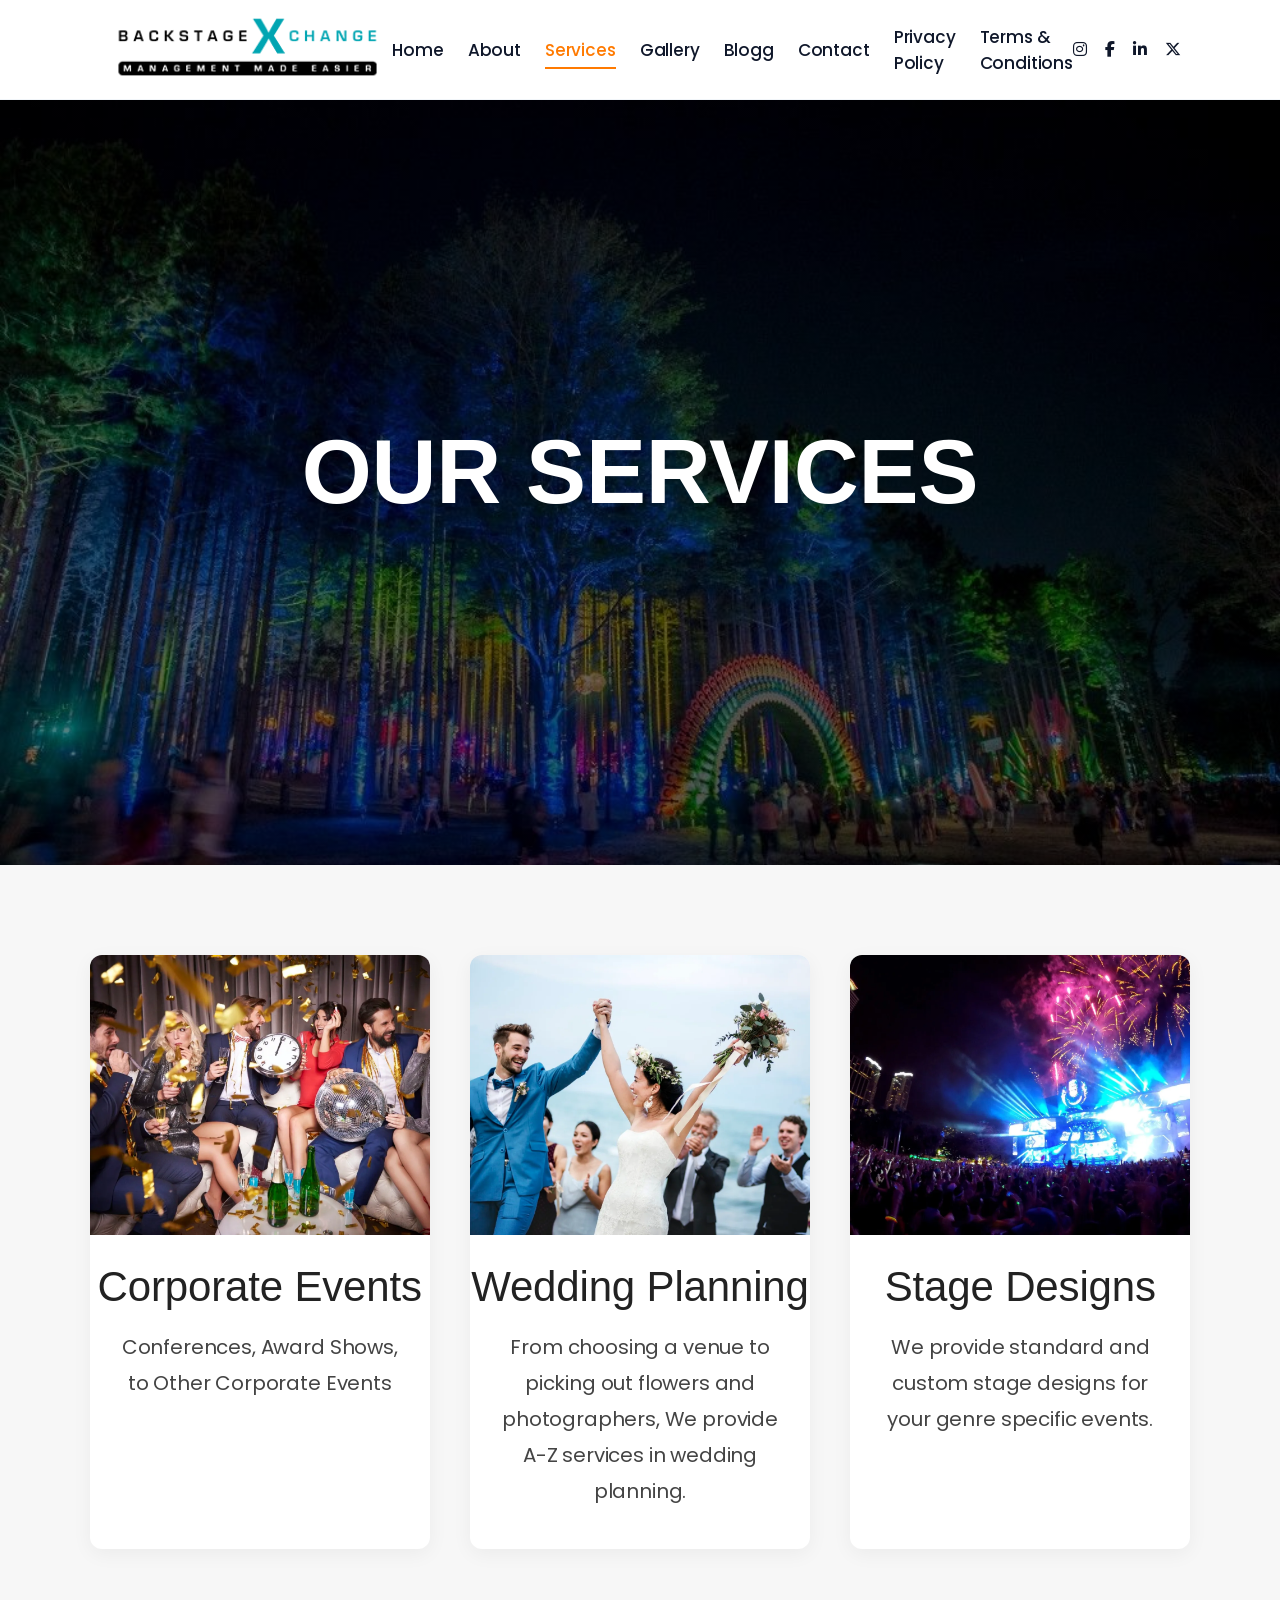
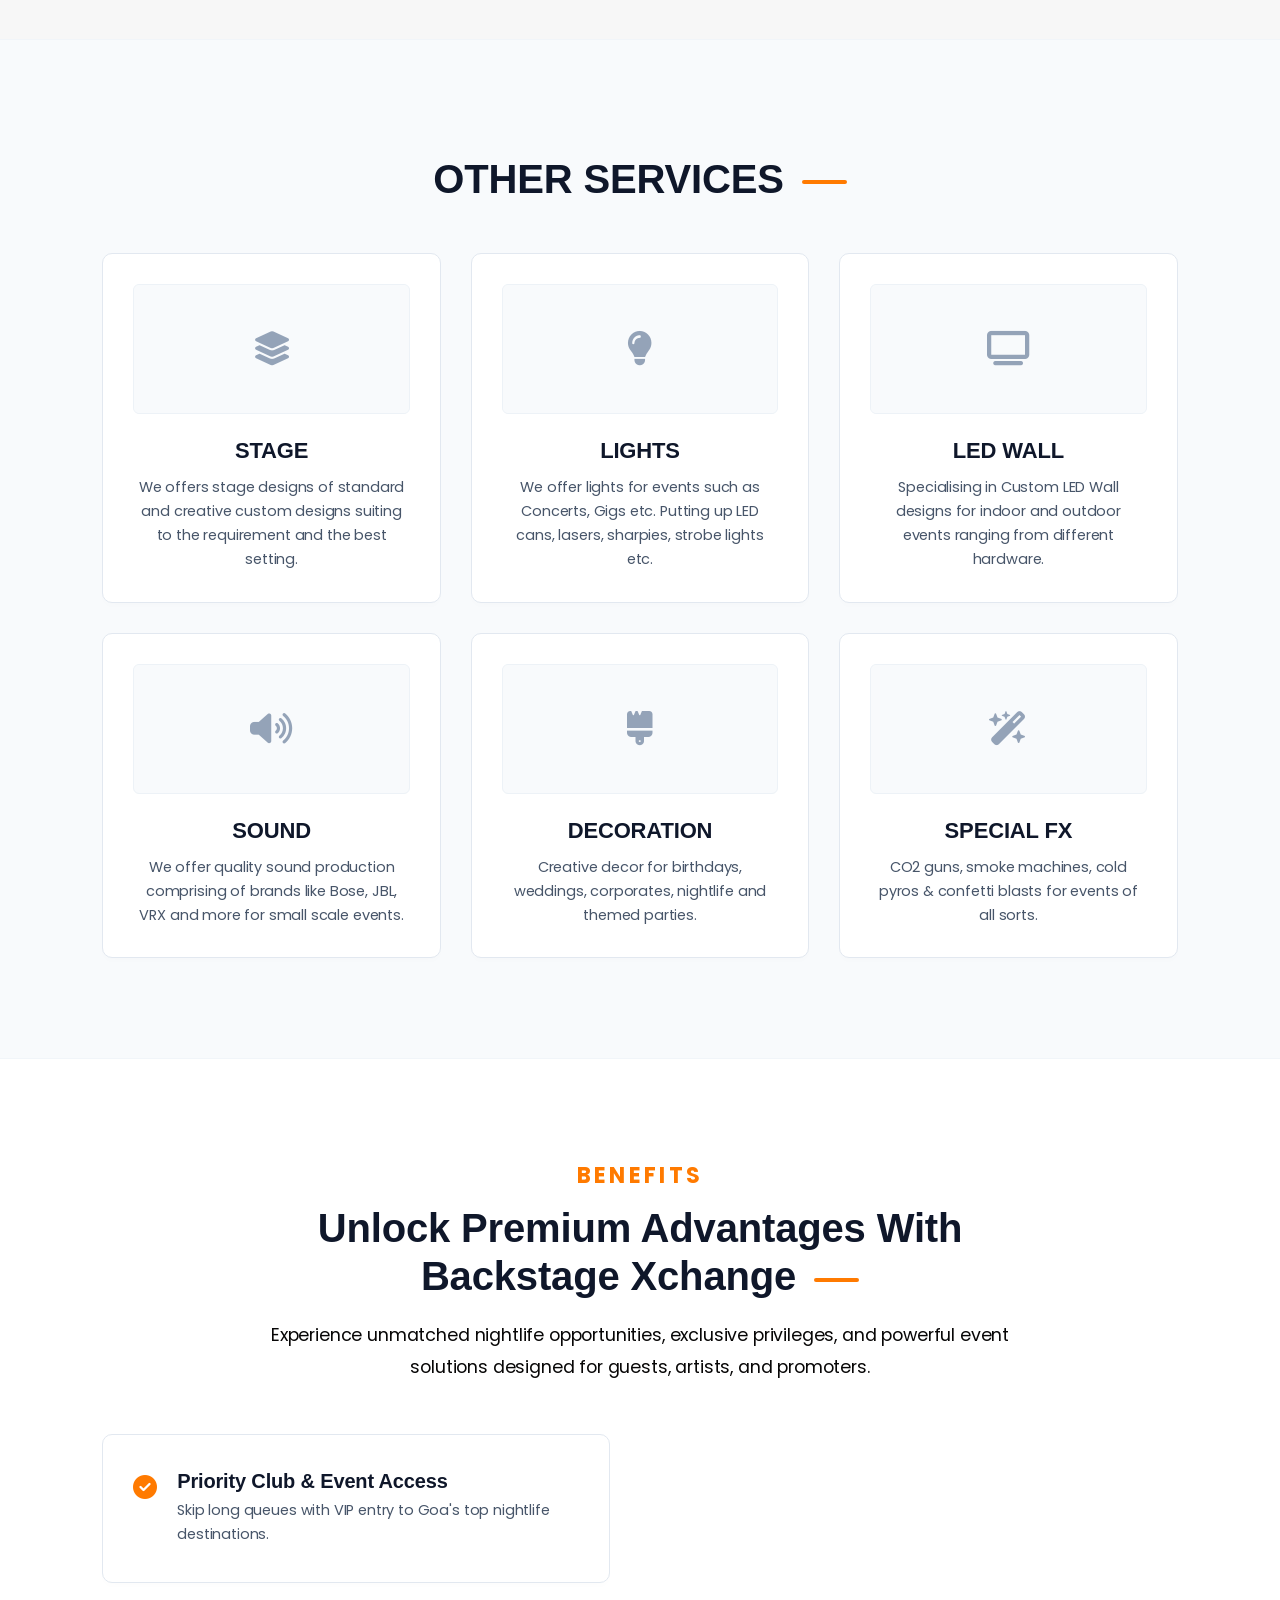
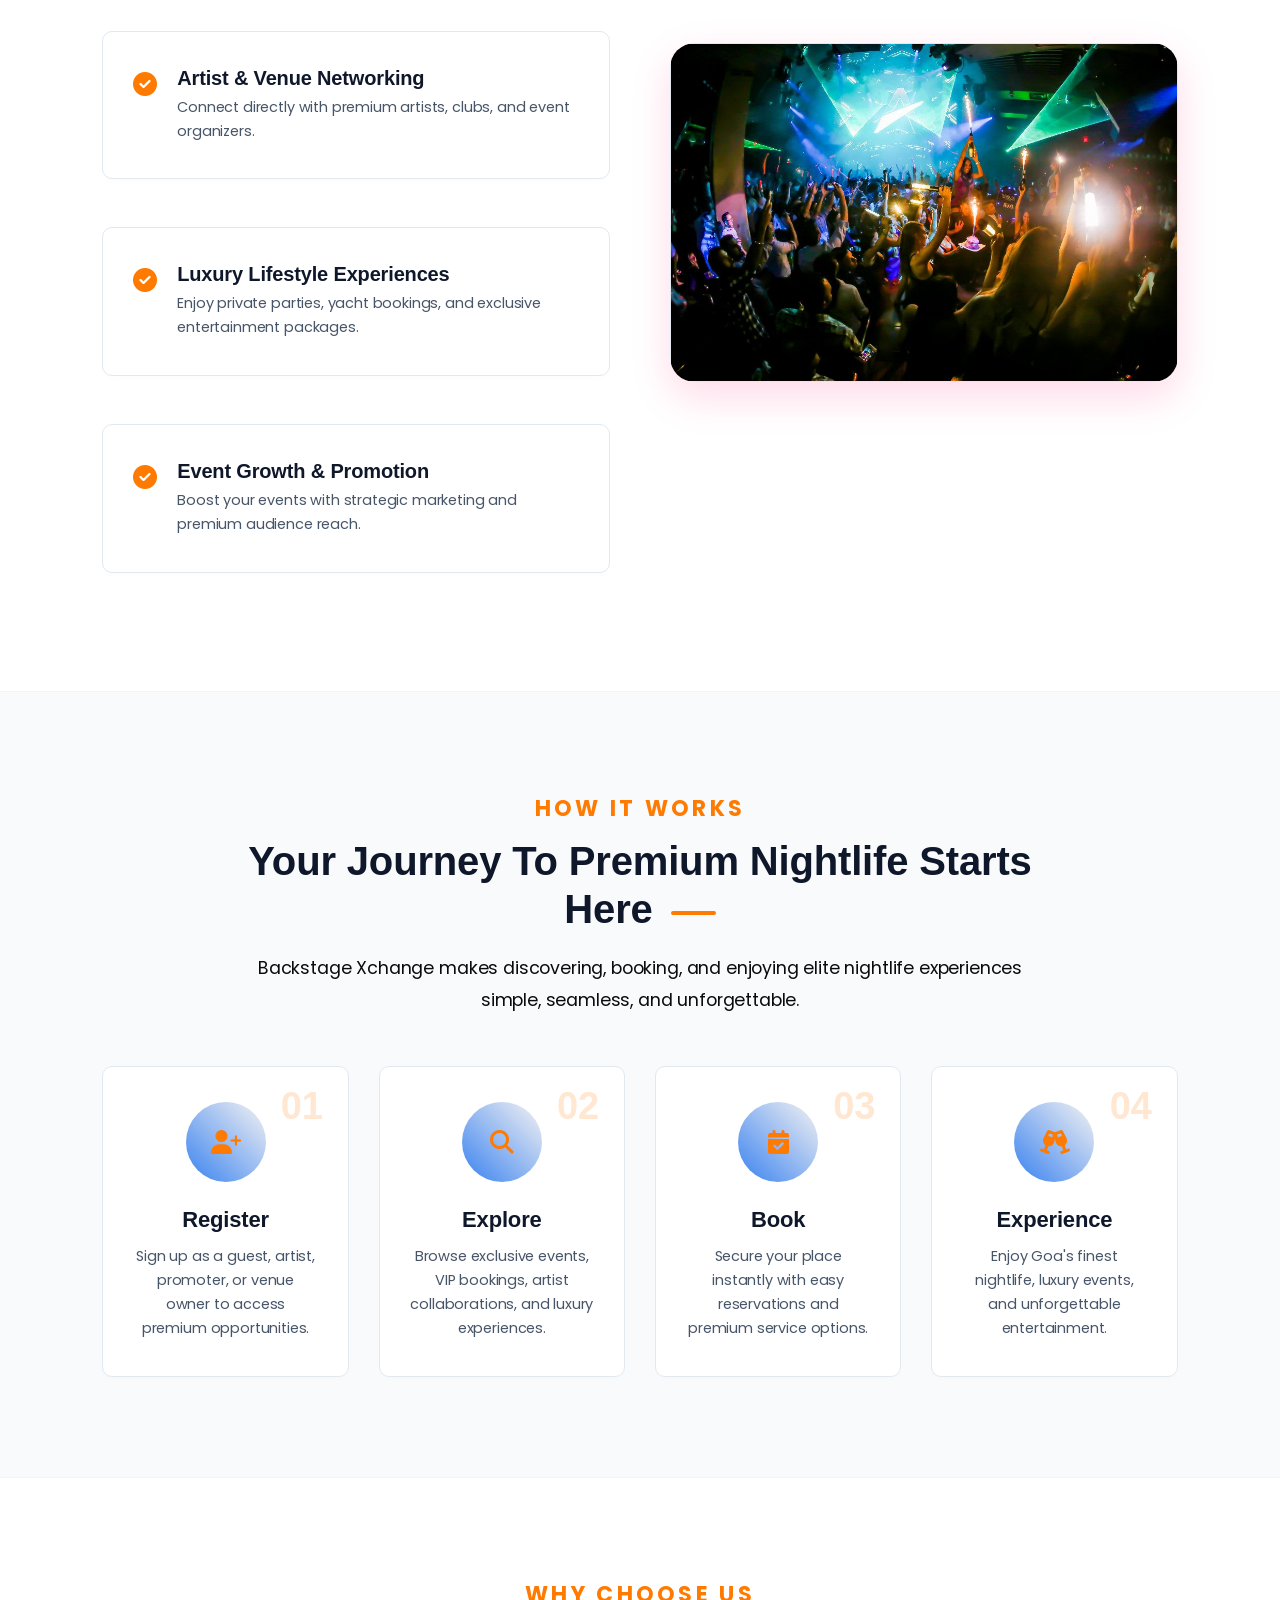
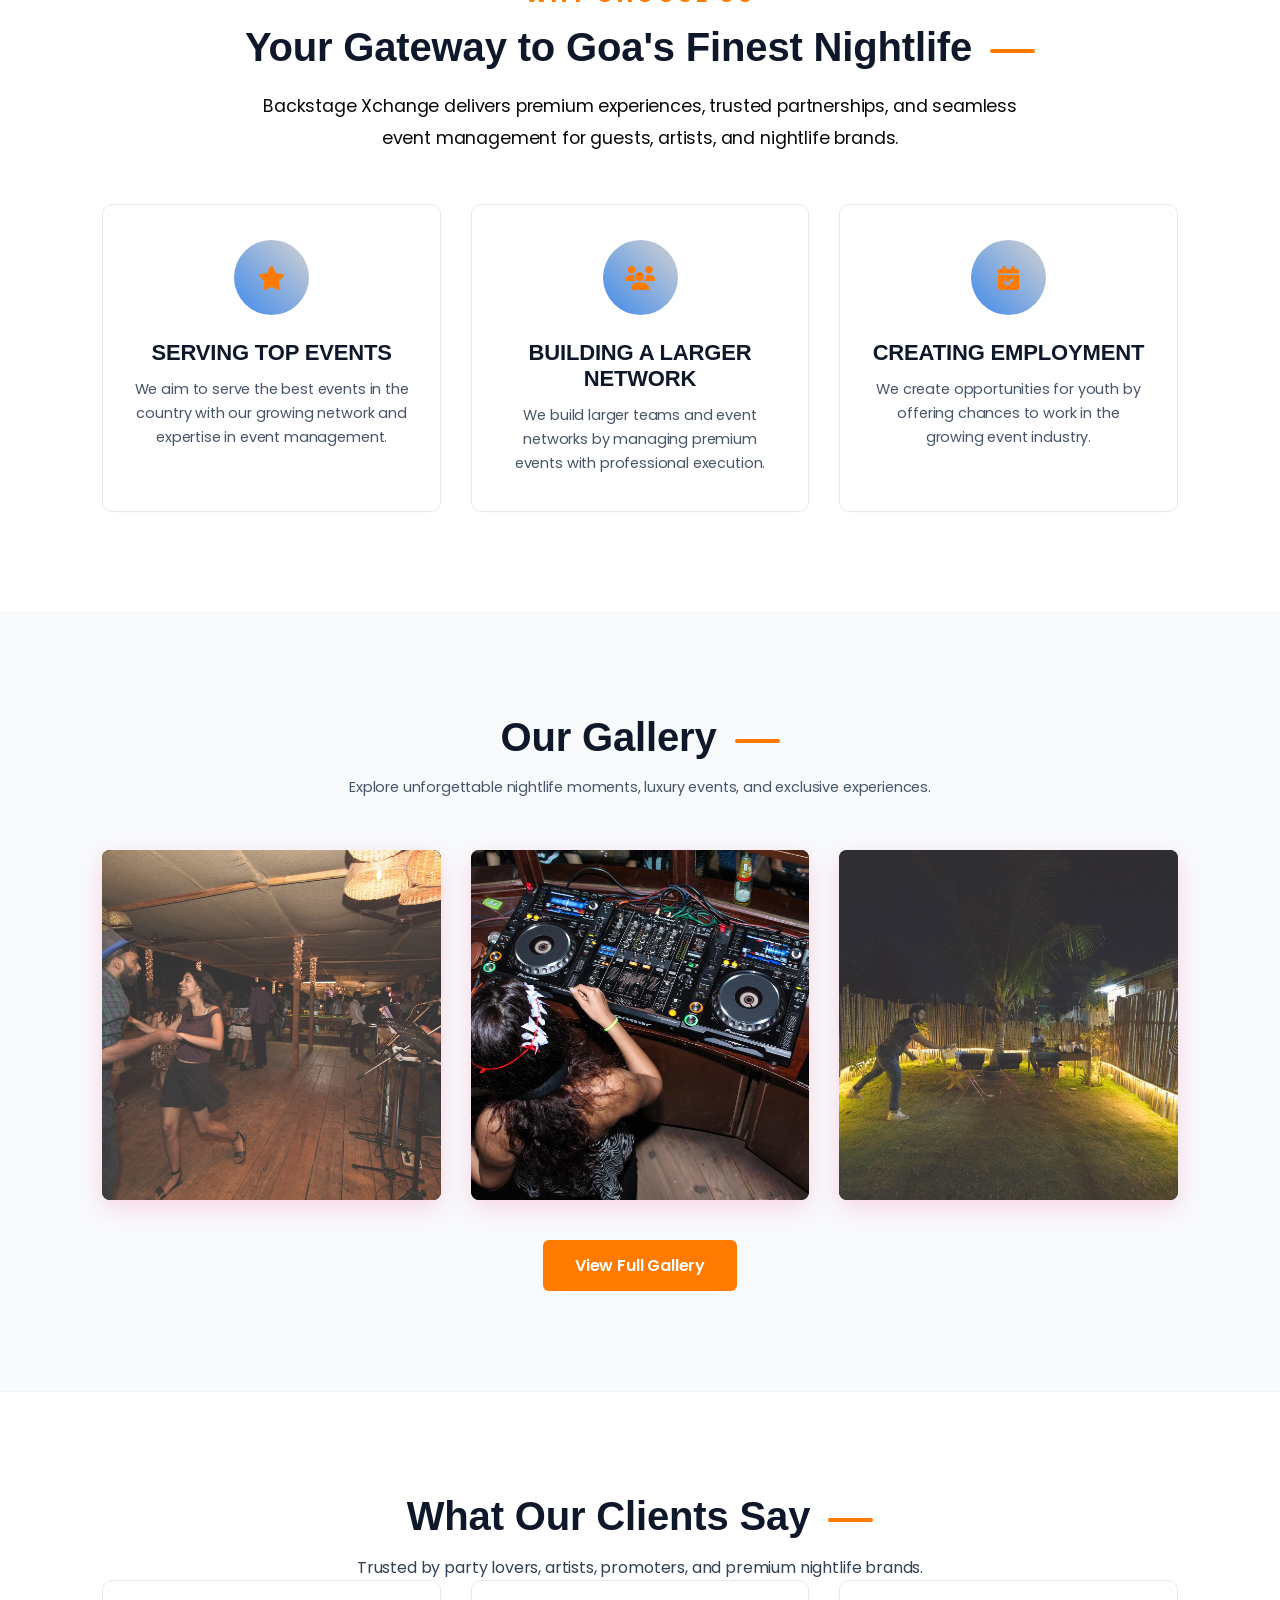
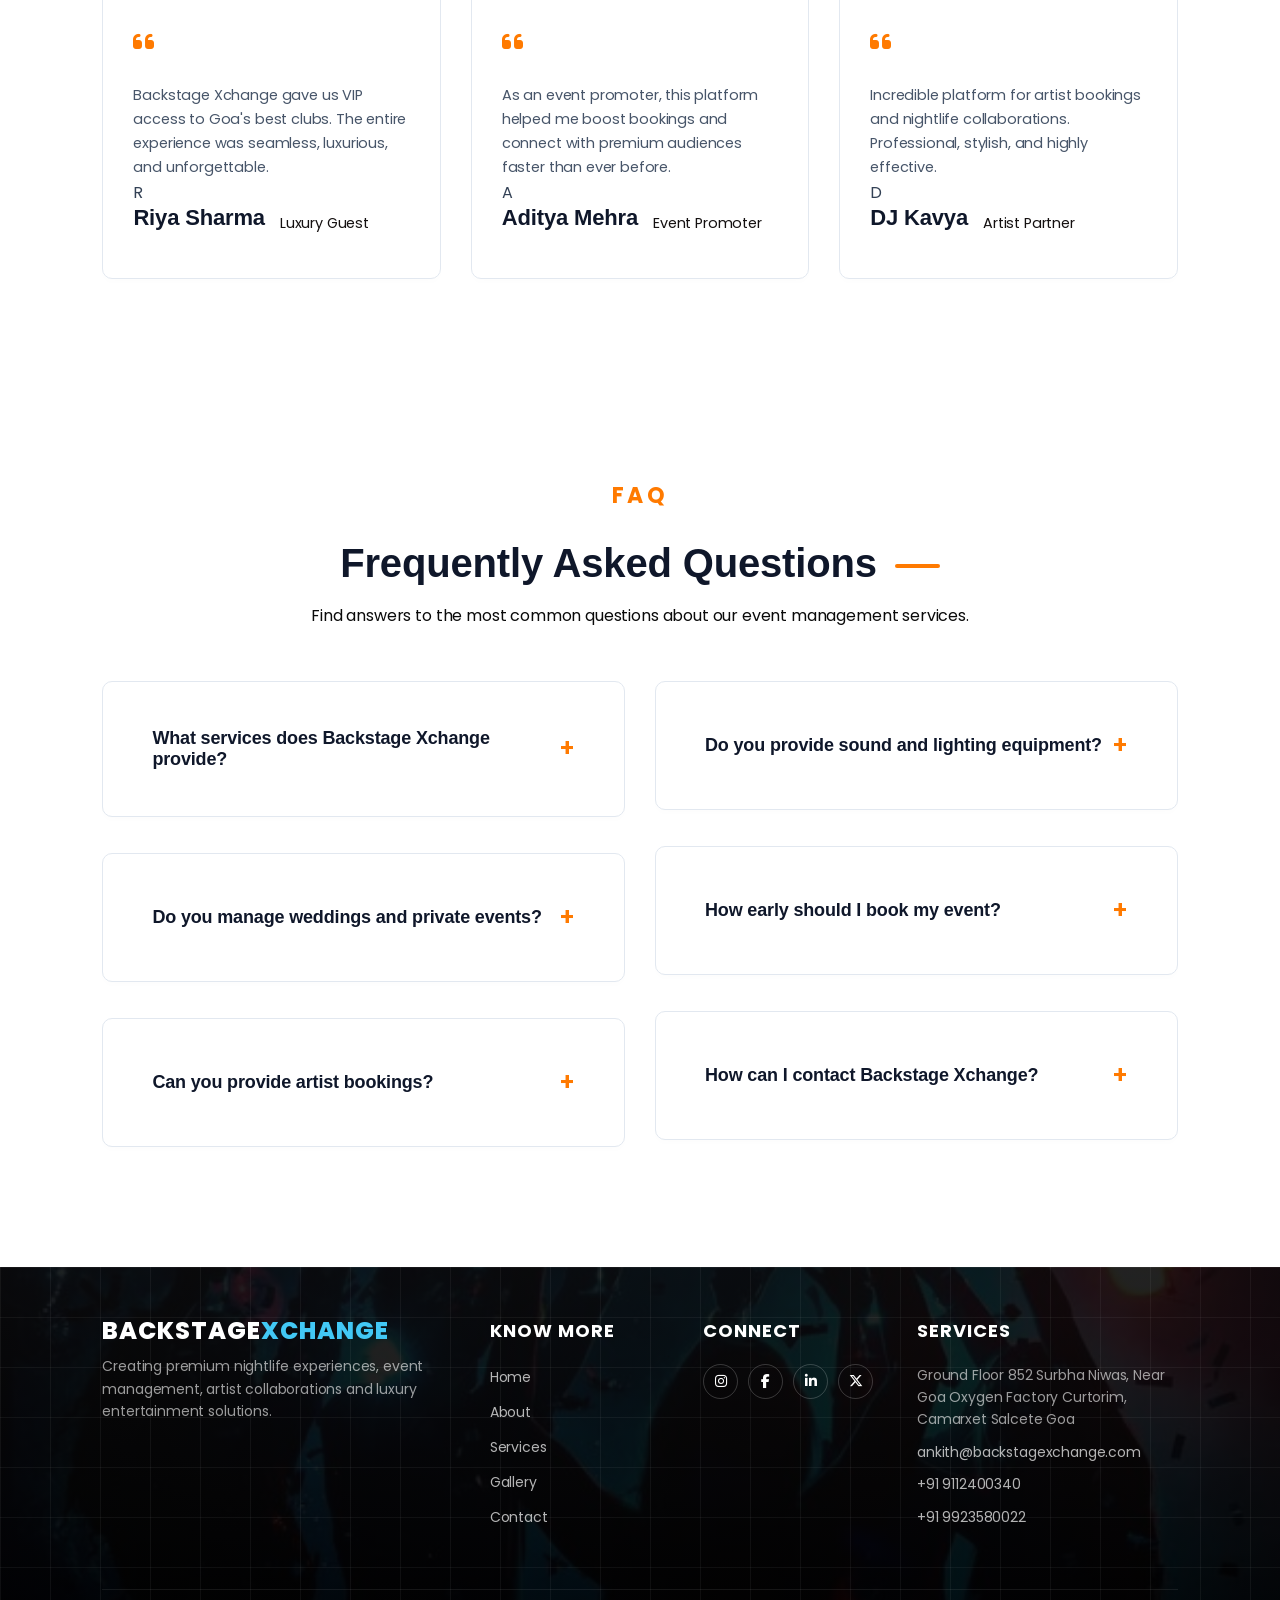
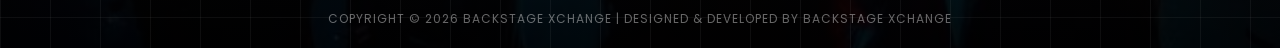
<file: services.html>
<!DOCTYPE html>
<html lang="en">

<head>
  <meta charset="UTF-8">
  <meta name="viewport" content="width=device-width, initial-scale=1.0">

  <title>Services | Backstage Xchange</title>

  <link rel="stylesheet" href="services.css">

  <link href="https://fonts.googleapis.com/css2?family=Poppins:wght@300;400;500;600;700&display=swap" rel="stylesheet">
  <link rel="stylesheet" href="https://cdnjs.cloudflare.com/ajax/libs/font-awesome/6.5.2/css/all.min.css">
  <link href="https://api.fontshare.com/v2/css?f[]=clash-display@700&f[]=satoshi@400,500,700&display=swap" rel="stylesheet">

  <style>
   
    /* PREMIUM PROPERTY PORTAL CORE STYLE */
    body {
        background-color: #ffffff !important;
        color: #334155 !important;
        font-family: 'Satoshi', 'Poppins', sans-serif !important;
        letter-spacing: -0.01em;
        -webkit-font-smoothing: antialiased;
    }

    /* PREMIUM MINIMALIST NAVIGATION */
    .navbar {
        background-color: #ffffff !important;
        border-bottom: 1px solid #f1f5f9 !important;
        padding: 22px 8% !important;
        display: flex !important;
        justify-content: space-between !important;
        align-items: center !important;
    }
    
    .nav-links {
        display: flex !important;
        align-items: center !important;
        list-style: none !important;
        gap: 24px !important;
        margin: 0 !important;
        padding: 0 !important;
    }
    
    .nav-links li a {
        color: #0f172a !important;
        font-weight: 500 !important;
        text-decoration: none !important;
        transition: color 0.25s cubic-bezier(0.4, 0, 0.2, 1) !important;
    }
    
    .nav-links li a:hover, .nav-links li a.active {
        color: #ff7a00 !important;
    }
    .nav-links li a::after{
    background:#ff7a00 !important;
}

    /* DYNAMIC NAVBAR SOCIAL ICONS */
    .nav-socials {
        display: flex !important;
        align-items: center !important;
        gap: 18px !important;
    }

    .nav-socials a {
        color: #0f172a !important;
        font-size: 16px !important;
        text-decoration: none !important;
        transition: all 0.25s cubic-bezier(0.4, 0, 0.2, 1) !important;
        display: inline-block !important;
    }

    .nav-socials a:hover {
        color: #ff7a00 !important;
        transform: translateY(-2px) !important;
    }

    /* SECTOR CONTENT LAYOUT ROW WRAPPERS */
    .about-preview, .why-choose-us, .benefits-section, .testimonials, .faq-section, .booking {
        padding: 100px 8% !important;
        background: #ffffff !important;
    }

    .other-services, .process-section, .counter-section, .gallery-section {
        padding: 100px 8% !important;
        background: #f8fafc !important;
        border-top: 1px solid #f1f5f9;
        border-bottom: 1px solid #f1f5f9;
    }

    /* TYPOGRAPHY STRUCTURE WITH ANCHOR LINES */
    .section-title, .benefits-header, .process-header, .why-header, .faq-heading, .about-content {
        margin-bottom: 50px !important;
    }

    .section-title h2, .benefits-header h2, .process-header h2, .why-header h2, .faq-heading h2, .about-content h2, .testimonials h2, .gallery-section h2, .booking h2 {
        font-family: 'Clash Display', sans-serif !important;
        color: #0f172a !important;
        font-size: 40px !important;
        font-weight: 700 !important;
        line-height: 1.2 !important;
        display: inline-block !important;
        position: relative !important;
    }

    .section-title h2::after, .benefits-header h2::after, .process-header h2::after, .why-header h2::after, .faq-heading h2::after, .about-content h2::after, .testimonials h2::after, .gallery-section h2::after, .booking h2::after {
        content: "" !important;
        display: inline-block !important;
        width: 45px !important;
        height: 4px !important;
        background: #ff7a00 !important;
        margin-left: 18px !important;
        vertical-align: middle !important;
        border-radius: 2px !important;
    }

    .section-title span, .benefits-header .section-tag, .process-header .section-tag, .why-header .section-tag, .faq-heading span, .about-content .section-tag {
        color: #ff7a00 !important;
        text-transform: uppercase !important;
        font-size: 22px !important;
        font-weight: 700 !important;
        letter-spacing: 0.15em !important;
        display: block !important;
        margin-bottom: 12px !important;
    }

    /* LAYOUT CONTAINERS */
    .about-container, .benefits-container {
        display: flex !important;
        gap: 60px !important;
        align-items: center !important;
    }

    .about-image, .about-content, .benefits-content, .benefits-image {
        flex: 1 !important;
    }

    .about-image img, .benefits-image img {
        width: 100% !important;
        height: auto !important;
        border-radius: 12px !important;
        border: 1px solid #e2e8f0 !important;
        box-shadow: 0 10px 30px rgba(0, 0, 0, 0.02) !important;
    }

    /* RESPONSIVE MATRIX SECTIONS GRID */
    .other-grid, .why-grid, .testimonial-container, .gallery-grid {
        display: grid !important;
        grid-template-columns: repeat(3, 1fr) !important;
        gap: 30px !important;
    }

    .process-container, .counter-container {
        display: grid !important;
        grid-template-columns: repeat(4, 1fr) !important;
        gap: 30px !important;
    }

    /* CARD DESIGN ARCHITECTURE */
    .why-card, .benefit-item, .process-step, .testimonial-card, .faq-item, .counter-box {
        background: #ffffff !important;
        border: 1px solid #e2e8f0 !important;
        border-radius: 10px !important;
        padding: 35px 30px !important;
        box-shadow: 0 4px 6px -1px rgba(0, 0, 0, 0.01) !important;
        transition: all 0.3s cubic-bezier(0.4, 0, 0.2, 1) !important;
    }

    .why-card:hover, .testimonial-card:hover, .faq-item:hover, .process-step:hover {
        transform: translateY(-5px) !important;
        border-color: #ff7a00 !important;
        box-shadow: 0 20px 25px -5px rgba(0, 0, 0, 0.03) !important;
    }

    /* --- THE GRADIENT MOUSEOVER MATRIX (IMAGE 1 STYLE INTEGRATION) --- */
    .other-grid > div {
        background: #ffffff !important;
        border: 1px solid #e2e8f0 !important;
        border-radius: 10px !important;
        padding: 30px !important;
        text-align: center !important;
        box-shadow: 0 4px 6px -1px rgba(0, 0, 0, 0.01) !important;
        transition: all 0.35s cubic-bezier(0.4, 0, 0.2, 1) !important;
        position: relative !important;
    }

    .other-grid > div:hover {
        transform: translateY(-5px) !important;
        background: linear-gradient(135deg, #ff9400 0%, #ff5100 100%) !important;
        border-color: #ff5100 !important;
        box-shadow: 0 20px 30px rgba(255, 81, 0, 0.15) !important;
    }

    /* MINIMAL ICON HOLDER FRAMES */
    .card-image-box {
        width: 100% !important;
        height: 130px !important;
        background: #f8fafc !important;
        border-radius: 6px !important;
        border: 1px solid #edf2f7 !important;
        display: flex !important;
        align-items: center !important;
        justify-content: center !important;
        margin-bottom: 24px !important;
        transition: all 0.3s ease !important;
    }

    .card-image-box i {
        font-size: 34px !important;
        color: #94a3b8 !important;
        transition: all 0.3s ease !important;
    }

    /* ACTIVE CONTAINER STYLES INVERSION RULESETS */
    .other-grid > div:hover .card-image-box {
        background: rgba(255, 255, 255, 0.15) !important;
        border-color: transparent !important;
    }

    .other-grid > div:hover .card-image-box i {
        color: #ffffff !important;
        transform: scale(1.08) !important;
    }

    .other-grid > div:hover h3,
    .other-grid > div:hover p {
        color: #ffffff !important;
    }

    /* DECORATIVE LINE BREAK STRIPS */
    .card-bg {
        width: 35px !important;
        height: 3px !important;
        background: #ff7a00 !important;
        margin: 0 auto 18px auto !important;
        border-radius: 2px !important;
        transition: all 0.3s ease !important;
    }

    .other-grid > div:hover .card-bg {
        background: #ffffff !important;
        width: 65px !important;
    }

    /* TYPOGRAPHY */
    .other-grid > div h3, .why-card h3, .benefit-item h3, .process-step h3, .testimonial-card h3, .faq-item h3 {
        font-family: 'Clash Display', sans-serif !important;
        color: #0f172a !important;
        font-size: 22px !important;
        margin: 0 0 12px 0 !important;
        font-weight: 600 !important;
        transition: color 0.25s ease !important;
    }

    .other-grid > div p, .why-card p, .benefit-item p, .process-step p, .testimonial-card p, .faq-item p, .about-content p, .counter-box p, .testimonials .testimonial-subtitle, .gallery-subtitle {
        color: #475569 !important;
        font-size: 14.5px !important;
        line-height: 1.65 !important;
        margin-bottom: 0 !important;
    }

    .about-content p {
        margin-bottom: 24px !important;
    }
    
    .testimonial-subtitle, .gallery-subtitle {
        text-align: center !important;
        margin-bottom: 50px !important;
    }

    .why-icon i, .benefit-item i, .step-icon i, .quote-icon i, .faq-question span {
        color: #ff7a00 !important;
        font-size: 24px !important;
    }
    
    .benefit-item {
        display: flex !important;
        gap: 20px !important;
        align-items: flex-start !important;
        margin-bottom: 18px !important;
    }
    
    .benefit-item h3 { margin: 0 0 6px 0 !important; font-size: 20px !important; }

    .step-number {
        font-size: 38px !important;
        font-weight: 700 !important;
        color: rgba(255, 122, 0, 0.18) !important;
        font-family: 'Clash Display', sans-serif !important;
        line-height: 1 !important;
        margin-bottom: 14px !important;
    }

    .counter-box {
        text-align: center !important;
        background: #ffffff !important;
    }

    .counter-box h2 {
        color: #ff7a00 !important;
        font-family: 'Clash Display', sans-serif !important;
        font-size: 42px !important;
        font-weight: 700 !important;
        margin: 0 0 6px 0 !important;
    }
    
    .counter-box p {
        color: #1e293b !important;
        font-weight: 600 !important;
        font-size: 13.5px !important;
    }

    /* LINK ACTION STRIPS */
    .btn, button[type="submit"], .cta-buttons .primary-btn {
        background: #ff7a00 !important;
        color: #ffffff !important;
        padding: 13px 32px !important;
        border-radius: 6px !important;
        border: none !important;
        font-weight: 600 !important;
        transition: all 0.2s cubic-bezier(0.4, 0, 0.2, 1) !important;
        display: inline-block !important;
        text-align: center !important;
        text-decoration: none !important;
    }
    
    .btn:hover, button[type="submit"]:hover, .cta-buttons .primary-btn:hover {
        background: #e06c00 !important;
        transform: translateY(-2px) !important;
    }
    
    .cta-buttons .secondary-btn {
        border: 1px solid #ff7a00 !important;
        color: #ff7a00 !important;
        padding: 12px 31px !important;
        border-radius: 6px !important;
        font-weight: 600 !important;
        transition: all 0.2s cubic-bezier(0.4, 0, 0.2, 1) !important;
        display: inline-block !important;
        text-decoration: none !important;
    }
    
    .cta-buttons .secondary-btn:hover {
        background: #ff7a00 !important;
        color: #ffffff !important;
    }

    .booking form {
        max-width: 620px !important;
        margin: 0 auto !important;
        background: #ffffff !important;
        padding: 45px !important;
        border-radius: 12px !important;
        border: 1px solid #e2e8f0 !important;
    }

    .booking form input, .booking form select, .booking form textarea {
        background: #ffffff !important;
        border: 1px solid #cbd5e1 !important;
        color: #0f172a !important;
        padding: 14px !important;
        border-radius: 6px !important;
        width: 100% !important;
        margin-bottom: 18px !important;
        box-sizing: border-box !important;
        font-size: 14.5px !important;
        transition: border-color 0.2s ease !important;
    }
    
    .booking form input:focus, .booking form select:focus, .booking form textarea:focus {
        border-color: #ff7a00 !important;
        outline: none !important;
    }

    .gallery-grid img {
        width: 100% !important;
        border-radius: 8px !important;
        transition: transform 0.4s ease !important;
    }
    .gallery-item { overflow: hidden; border-radius: 8px; }
    .gallery-item:hover img { transform: scale(1.04); }
    
    .gallery-btn {
        text-align: center !important;
        margin-top: 40px !important;
    }

    .faq-wrapper { display: flex !important; gap: 30px !important; }
    .faq-column { flex: 1 !important; display: flex !important; flex-direction: column !important; gap: 16px !important; }
    .faq-item { padding: 24px !important; }
    .faq-question { display: flex !important; justify-content: space-between !important; align-items: center !important; cursor: pointer !important; }
    .faq-question h3 { margin: 0 !important; font-size: 18px !important; }

    /* --- LOCKED ORIGINAL MASTER DARK FOOTER LAYOUT (ORANGE HOVERS RUNNING SECURELY) --- */
    .footer {
        font-family: 'Poppins', sans-serif !important;
        position: relative !important;
        background: linear-gradient(rgba(10, 10, 10, 0.9), rgba(0, 0, 0, 0.9)), url("background.png") !important;
        background-size: cover !important;
        background-position: center !important;
        padding: 50px 8% 20px !important;
        display: block !important;
        overflow: hidden !important;
    }

    .footer-container {
        display: grid !important;
        grid-template-columns: 2fr 1fr 1fr 1.5fr !important;
        gap: 40px !important;
        position: relative !important;
        z-index: 2 !important;
        text-align: left !important;
    }

    /* ORIGINAL BRAND LOGO PRESERVED INDEPENDENTLY */
    .footer-logo {
        font-family: 'Poppins', sans-serif !important;
        color: white !important;
        font-size: 24px !important;
        font-weight: 800 !important;
        margin-bottom: 10px !important;
        letter-spacing: 1px !important;
    }
    .footer-logo span { color: #42c8f5 !important; }

    .footer-box p {
        font-family: 'Poppins', sans-serif !important;
        color: rgba(255, 255, 255, 0.6) !important;
        line-height: 1.6 !important;
        font-size: 14px !important;
        margin-bottom: 10px !important;
    }

    .footer-box h3 {
        font-family: 'Poppins', sans-serif !important;
        color: white !important;
        font-size: 18px !important;
        margin-bottom: 20px !important;
        font-weight: 700 !important;
        text-transform: uppercase !important;
        letter-spacing: 1px !important;
    }

    .footer-box ul { 
        list-style: none !important; 
        padding: 0 !important;
        margin: 0 !important;
    }

    .footer-box ul li { 
        margin-bottom: 10px !important; 
        list-style-type: none !important;
    }

    /* LINK ACTIONS MAP UNIFORMLY TO ORANGE ACCENTS */
    .footer-box ul li a,
    .footer-box p a,
    .footer a {
        font-family: 'Poppins', sans-serif !important;
        text-decoration: none !important;
        color: rgba(255, 255, 255, 0.7) !important;
        font-size: 14px !important;
        transition: 0.3s !important;
        display: inline-block !important;
    }

    .footer-box ul li a:hover,
    .footer-box p a:hover,
    .footer a:not(.footer-logo):hover { 
        color: #ff7a00 !important; 
        padding-left: 5px !important; 
    }
    
    .address-hover {
        transition: 0.3s !important;
        cursor: default !important;
    }
    
    .address-hover:hover {
        color: #ff7a00 !important;
        padding-left: 5px !important;
    }

    .social-icons { 
        display: flex !important; 
        gap: 10px !important; 
        margin-top: 15px !important; 
        list-style: none !important;
        padding: 0 !important;
    }

    .social-icons a {
        width: 35px !important;
        height: 35px !important;
        display: flex !important;
        align-items: center !important;
        justify-content: center !important;
        border: 1px solid rgba(255, 255, 255, 0.2) !important;
        border-radius: 50% !important;
        color: white !important;
        font-size: 14px !important;
        transition: 0.3s !important;
    }

    .social-icons a i {
        color: white !important;
    }

    .social-icons a:hover { 
        background: #ff7a00 !important; 
        border-color: #ff7a00 !important; 
    }

    .footer-bottom {
        margin-top: 50px !important;
        padding-top: 20px !important;
        border-top: 1px solid rgba(255, 255, 255, 0.08) !important;
        text-align: center !important;
    }

    .footer-bottom p {
        font-family: 'Poppins', sans-serif !important;
        color: rgba(255, 255, 255, 0.4) !important;
        font-size: 12px !important;
        letter-spacing: 1px !important;
        text-align: center !important;
        margin: 0 !important;
    }

    /* SCALING CONFIGURATIONS FOR BOTH MOBILE RESPONSIVE AND PC */
    @media(max-width: 991px) {
        .footer-container { grid-template-columns: repeat(2, 1fr) !important; gap: 30px !important; }
        .other-grid, .why-grid, .testimonial-container, .counter-container, .gallery-grid, .process-container { grid-template-columns: repeat(2, 1fr) !important; }
        .about-container, .benefits-container { flex-direction: column !important; gap: 40px !important; }
        .faq-wrapper { flex-direction: column !important; gap: 0 !important; }
        .nav-socials { display: none !important; }
    }
    @media(max-width: 768px) {
        .other-grid, .why-grid, .testimonial-container, .counter-container, .gallery-grid, .process-container { grid-template-columns: 1fr !important; }
        .section-title h2, .benefits-header h2, .process-header h2, .why-header h2, .faq-heading h2, .about-content h2 { font-size: 32px !important; }
    }
    @media(max-width: 576px) {
        .footer-container { grid-template-columns: 1fr !important; }
        .footer { padding: 40px 6% 10px !important; }
        .booking form { padding: 25px !important; }
    }
  </style>

</head>

<body>

<nav class="navbar">
    <div class="logo">
        <img src="Backstage-Xchange-Logo.webp" alt="Logo">
    </div>
    <ul class="nav-links">
        <li><a href="index.html">Home</a></li>
        <li><a href="about.html">About</a></li>
        <li><a href="services.html" class="active">Services</a></li>
        <li><a href="gallery.html">Gallery</a></li>
        <li><a href="blogg.html">Blogg</a></li>
        <li><a href="contact.html">Contact</a></li>
        <li><a href="privacy policy.html">Privacy Policy</a></li>
        <li><a href="terms conditions.html">Terms & Conditions</a></li>
    </ul>
     <div class="nav-socials">
        <a href="#"><i class="fab fa-instagram"></i></a>
        <a href="#"><i class="fab fa-facebook-f"></i></a>
        <a href="#"><i class="fab fa-linkedin-in"></i></a>
        <a href="#"><i class="fab fa-x-twitter"></i></a>
    </div>
</nav>

<section class="services-hero">
    <div class="overlay"></div>
    <div class="hero-content">
        <h1>OUR SERVICES</h1>
    </div>
</section>

<section class="services-page">
    <div class="services-container">
        <div class="service-card">
            <div class="service-image">
                <img src="service1.png" alt="Corporate Events">
            </div>
            <h2>Corporate Events</h2>
            <p>Conferences, Award Shows, to Other Corporate Events</p>
        </div>
        <div class="service-card">
            <div class="service-image">
                <img src="service2.png" alt="Wedding Planning">
            </div>
            <h2>Wedding Planning</h2>
            <p>From choosing a venue to picking out flowers and photographers, We provide A-Z services in wedding planning.</p>
        </div>
        <div class="service-card">
            <div class="service-image">
                <img src="service3.png" alt="Stage Designs">
            </div>
            <h2>Stage Designs</h2>
            <p>We provide standard and custom stage designs for your genre specific events.</p>
        </div>
    </div>
</section>

<section class="other-services">
    <div class="section-title">
        <h2>OTHER SERVICES</h2>
    </div>
    <div class="other-grid">
        <div class="other-card1">
            <div class="card-image-box"><i class="fas fa-layer-group"></i></div>
            <div class="card-bg"></div>
            <h3>STAGE</h3>
            <p>We offers stage designs of standard and creative custom designs suiting to the requirement and the best setting.</p>
        </div>
        <div class="other-card2">
            <div class="card-image-box"><i class="fas fa-lightbulb"></i></div>
            <div class="card-bg"></div>
            <h3>LIGHTS</h3>
            <p>We offer lights for events such as Concerts, Gigs etc. Putting up LED cans, lasers, sharpies, strobe lights etc.</p>
        </div>
        <div class="other-card3">
            <div class="card-image-box"><i class="fas fa-tv"></i></div>
            <div class="card-bg"></div>
            <h3>LED WALL</h3>
            <p>Specialising in Custom LED Wall designs for indoor and outdoor events ranging from different hardware.</p>
        </div>
        <div class="other-card4">
            <div class="card-image-box"><i class="fas fa-volume-high"></i></div>
            <div class="card-bg"></div>
            <h3>SOUND</h3>
            <p>We offer quality sound production comprising of brands like Bose, JBL, VRX and more for small scale events.</p>
        </div>
        <div class="other-card5">
            <div class="card-image-box"><i class="fas fa-brush"></i></div>
            <div class="card-bg"></div>
            <h3>DECORATION</h3>
            <p>Creative decor for birthdays, weddings, corporates, nightlife and themed parties.</p>
        </div>
        <div class="other-card6">
            <div class="card-image-box"><i class="fas fa-wand-magic-sparkles"></i></div>
            <div class="card-bg"></div>
            <h3>SPECIAL FX</h3>
            <p>CO2 guns, smoke machines, cold pyros & confetti blasts for events of all sorts.</p>
        </div>
    </div>
</section>

<section class="benefits-section" id="benefits">
  <div class="benefits-header">
    <span class="section-tag">Benefits</span>
    <h2>Unlock Premium Advantages With Backstage Xchange</h2>
    <p>Experience unmatched nightlife opportunities, exclusive privileges, and powerful event solutions designed for guests, artists, and promoters.</p>
  </div>
  <div class="benefits-container">
    <div class="benefits-content">
      <div class="benefit-item">
        <i class="fas fa-check-circle"></i>
        <div>
          <h3>Priority Club & Event Access</h3>
          <p>Skip long queues with VIP entry to Goa's top nightlife destinations.</p>
        </div>
      </div>
      <div class="benefit-item">
        <i class="fas fa-check-circle"></i>
        <div>
          <h3>Artist & Venue Networking</h3>
          <p>Connect directly with premium artists, clubs, and event organizers.</p>
        </div>
      </div>
      <div class="benefit-item">
        <i class="fas fa-check-circle"></i>
        <div>
          <h3>Luxury Lifestyle Experiences</h3>
          <p>Enjoy private parties, yacht bookings, and exclusive entertainment packages.</p>
        </div>
      </div>
      <div class="benefit-item">
        <i class="fas fa-check-circle"></i>
        <div>
          <h3>Event Growth & Promotion</h3>
          <p>Boost your events with strategic marketing and premium audience reach.</p>
        </div>
      </div>
    </div>
    <div class="benefits-image">
      <img src="benefit.png" alt="Benefits Image">
    </div>
  </div>
</section>

<section class="process-section" id="process">
  <div class="process-header">
    <span class="section-tag">How It Works</span>
    <h2>Your Journey To Premium Nightlife Starts Here</h2>
    <p>Backstage Xchange makes discovering, booking, and enjoying elite nightlife experiences simple, seamless, and unforgettable.</p>
  </div>
  <div class="process-container">
    <div class="process-step">
      <div class="step-number">01</div>
      <div class="step-icon"><i class="fas fa-user-plus"></i></div>
      <h3>Register</h3>
      <p>Sign up as a guest, artist, promoter, or venue owner to access premium opportunities.</p>
    </div>
    <div class="process-step">
      <div class="step-number">02</div>
      <div class="step-icon"><i class="fas fa-search"></i></div>
      <h3>Explore</h3>
      <p>Browse exclusive events, VIP bookings, artist collaborations, and luxury experiences.</p>
    </div>
    <div class="process-step">
      <div class="step-number">03</div>
      <div class="step-icon"><i class="fas fa-calendar-check"></i></div>
      <h3>Book</h3>
      <p>Secure your place instantly with easy reservations and premium service options.</p>
    </div>
    <div class="process-step">
      <div class="step-number">04</div>
      <div class="step-icon"><i class="fas fa-glass-cheers"></i></div>
      <h3>Experience</h3>
      <p>Enjoy Goa's finest nightlife, luxury events, and unforgettable entertainment.</p>
    </div>
  </div>
</section>

<section class="why-choose-us" id="why-choose-us">
  <div class="why-header">
    <span class="section-tag">Why Choose Us</span>
    <h2>Your Gateway to Goa's Finest Nightlife</h2>
    <p>Backstage Xchange delivers premium experiences, trusted partnerships, and seamless event management for guests, artists, and nightlife brands.</p>
  </div>
  <div class="why-grid">
    <div class="why-card">
      <div class="why-icon"><i class="fas fa-star"></i></div>
      <h3>SERVING TOP EVENTS</h3>
      <p>We aim to serve the best events in the country with our growing network and expertise in event management.</p>
    </div>
    <div class="why-card">
      <div class="why-icon"><i class="fas fa-users"></i></div>
      <h3>BUILDING A LARGER NETWORK</h3>
      <p>We build larger teams and event networks by managing premium events with professional execution.</p>
    </div>
    <div class="why-card">
      <div class="why-icon"><i class="fas fa-calendar-check"></i></div>
      <h3>CREATING EMPLOYMENT</h3>
      <p>We create opportunities for youth by offering chances to work in the growing event industry.</p>
    </div>
  </div>
</section>

<section class="gallery-section" id="gallery">
  <h2>Our Gallery</h2>
  <p class="gallery-subtitle">Explore unforgettable nightlife moments, luxury events, and exclusive experiences.</p>
  <div class="gallery-grid">
    <div class="gallery-item"><img src="pc1.png" alt="Gallery Image 1"></div>
    <div class="gallery-item"><img src="pc2.png" alt="Gallery Image 2"></div>
    <div class="gallery-item"><img src="pc3.png" alt="Gallery Image 3"></div>
  </div>
  <div class="gallery-btn">
    <a href="gallery.html" class="btn">View Full Gallery</a>
  </div>
</section>

<section class="testimonials">
    <div class="testimonial-heading">
        <h2>What Our Clients Say</h2>
        <p>Trusted by party lovers, artists, promoters, and premium nightlife brands.</p>
    </div>
    <div class="testimonial-container">
        <div class="testimonial-card">
            <div class="quote-icon"><i class="fas fa-quote-left"></i></div>
            <p>Backstage Xchange gave us VIP access to Goa's best clubs. The entire experience was seamless, luxurious, and unforgettable.</p>
            <div class="client">
                <div class="client-img">R</div>
                <div class="client-info">
                    <h3>Riya Sharma</h3>
                    <span>Luxury Guest</span>
                </div>
            </div>
        </div>
        <div class="testimonial-card">
            <div class="quote-icon"><i class="fas fa-quote-left"></i></div>
            <p>As an event promoter, this platform helped me boost bookings and connect with premium audiences faster than ever before.</p>
            <div class="client">
                <div class="client-img orange">A</div>
                <div class="client-info">
                    <h3>Aditya Mehra</h3>
                    <span>Event Promoter</span>
                </div>
            </div>
        </div>
        <div class="testimonial-card">
            <div class="quote-icon"><i class="fas fa-quote-left"></i></div>
            <p>Incredible platform for artist bookings and nightlife collaborations. Professional, stylish, and highly effective.</p>
            <div class="client">
                <div class="client-img purple">D</div>
                <div class="client-info">
                    <h3>DJ Kavya</h3>
                    <span>Artist Partner</span>
                </div>
            </div>
        </div>
    </div>
</section>

<section class="faq-section">
    <div class="faq-heading">
        <span>FAQ</span>
        <h2>Frequently Asked Questions</h2>
        <p>Find answers to the most common questions about our event management services.</p>
    </div>
    <div class="faq-wrapper">
        <div class="faq-column">
            <div class="faq-item">
                <div class="faq-question">
                    <h3>What services does Backstage Xchange provide?</h3>
                    <span>+</span>
                </div>
                <div class="faq-answer">
                    <p>We provide complete event management solutions including stage setup, lighting, sound systems, LED walls, artist management, nightlife events, and wedding planning.</p>
                </div>
            </div>
            <div class="faq-item">
                <div class="faq-question">
                    <h3>Do you manage weddings and private events?</h3>
                    <span>+</span>
                </div>
                <div class="faq-answer">
                    <p>Yes, we organize weddings, birthday parties, luxury private events, corporate functions, and customized celebrations.</p>
                </div>
            </div>
            <div class="faq-item">
                <div class="faq-question">
                    <h3>Can you provide artist bookings?</h3>
                    <span>+</span>
                </div>
                <div class="faq-answer">
                    <p>Yes, we provide artist management and bookings for DJs, celebrity appearances, live performers, and entertainment acts.</p>
                </div>
            </div>
        </div>
        <div class="faq-column">
            <div class="faq-item">
                <div class="faq-question">
                    <h3>Do you provide sound and lighting equipment?</h3>
                    <span>+</span>
                </div>
                <div class="faq-answer">
                    <p>Absolutely. We provide professional sound systems, LED walls, lasers, smoke machines, stage lights, and complete technical event setups.</p>
                </div>
            </div>
            <div class="faq-item">
                <div class="faq-question">
                    <h3>How early should I book my event?</h3>
                    <span>+</span>
                </div>
                <div class="faq-answer">
                    <p>We recommend booking at least 2-4 weeks in advance to ensure proper planning and availability of services.</p>
                </div>
            </div>
            <div class="faq-item">
                <div class="faq-question">
                    <h3>How can I contact Backstage Xchange?</h3>
                    <span>+</span>
                </div>
                <div class="faq-answer">
                    <p>You can contact us through our website booking form, phone number, email, or social media platforms.</p>
                </div>
            </div>
        </div>
    </div>
</section>

<footer class="footer">
    <div class="footer-overlay"></div>
    <div class="footer-container">
        <div class="footer-box">
            <div class="footer-logo">BACKSTAGE<span>XCHANGE</span></div>
            <p>Creating premium nightlife experiences, event management, artist collaborations and luxury entertainment solutions.</p>
        </div>
        <div class="footer-box">
            <h3>Know More</h3>
            <ul>
                <li><a href="index.html">Home</a></li>
                <li><a href="about.html">About</a></li>
                <li><a href="services.html">Services</a></li>
                <li><a href="gallery.html">Gallery</a></li>
                <li><a href="contact.html">Contact</a></li>
            </ul>
        </div>
        <div class="footer-box">
            <h3>Connect</h3>
            <div class="social-icons">
                <a href="#"><i class="fab fa-instagram"></i></a>
                <a href="#"><i class="fab fa-facebook-f"></i></a>
                <a href="#"><i class="fab fa-linkedin-in"></i></a>
                <a href="#"><i class="fab fa-x-twitter"></i></a>
            </div>
        </div>
        <div class="footer-box">
            <h3>Services</h3>
            <p class="address-hover">Ground Floor 852 Surbha Niwas, Near Goa Oxygen Factory Curtorim, Camarxet Salcete Goa</p>
            <p><a href="mailto:ankith@backstagexchange.com" style="color: rgba(255, 255, 255, 0.7); text-decoration: none;">ankith@backstagexchange.com</a></p>
            <p><a href="tel:+919112400340" style="color: rgba(255, 255, 255, 0.7); text-decoration: none;">+91 9112400340</a></p>
            <p><a href="tel:+919923580022" style="color: rgba(255, 255, 255, 0.7); text-decoration: none;">+91 9923580022</a></p>
        </div>
    </div>
    <div class="footer-bottom">
        <p>COPYRIGHT &copy; 2026 BACKSTAGE XCHANGE | DESIGNED & DEVELOPED BY BACKSTAGE XCHANGE</p>
    </div>
</footer>

<script src="services.js"></script>
</body>
</file>
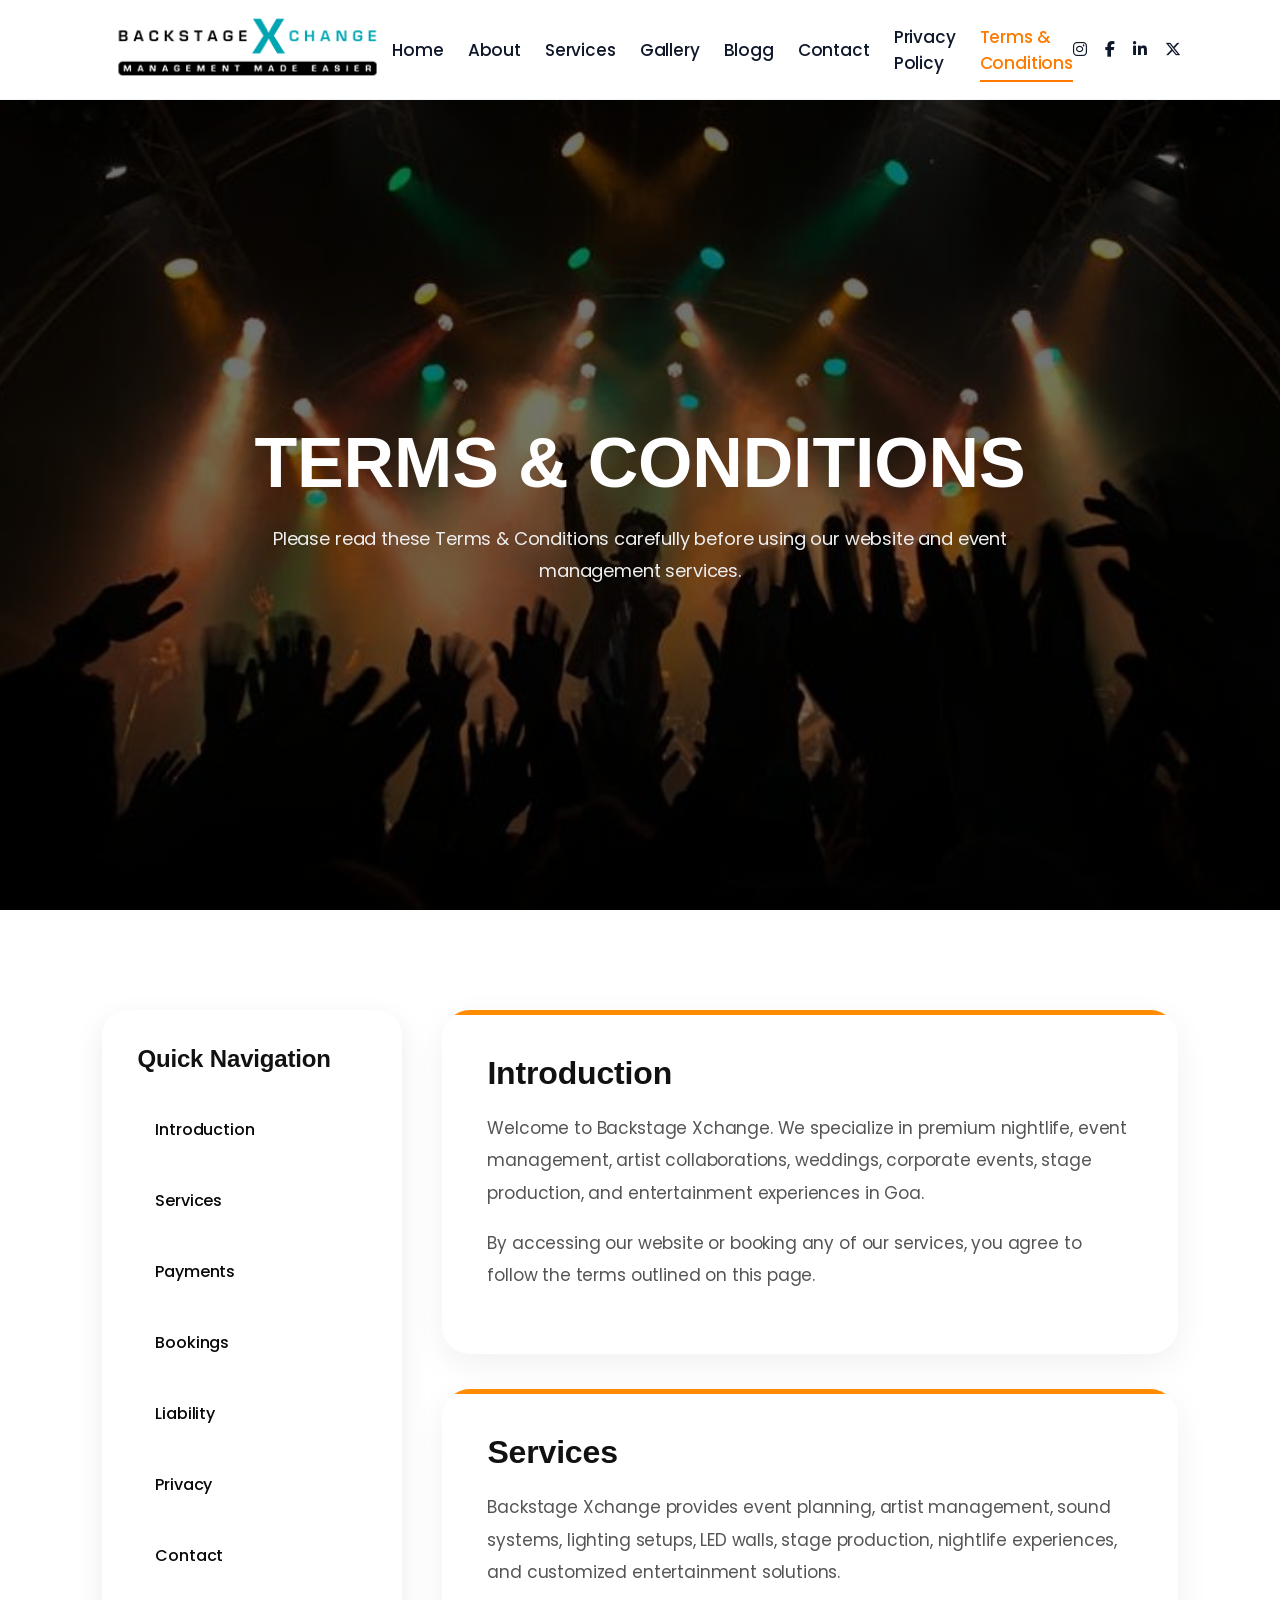
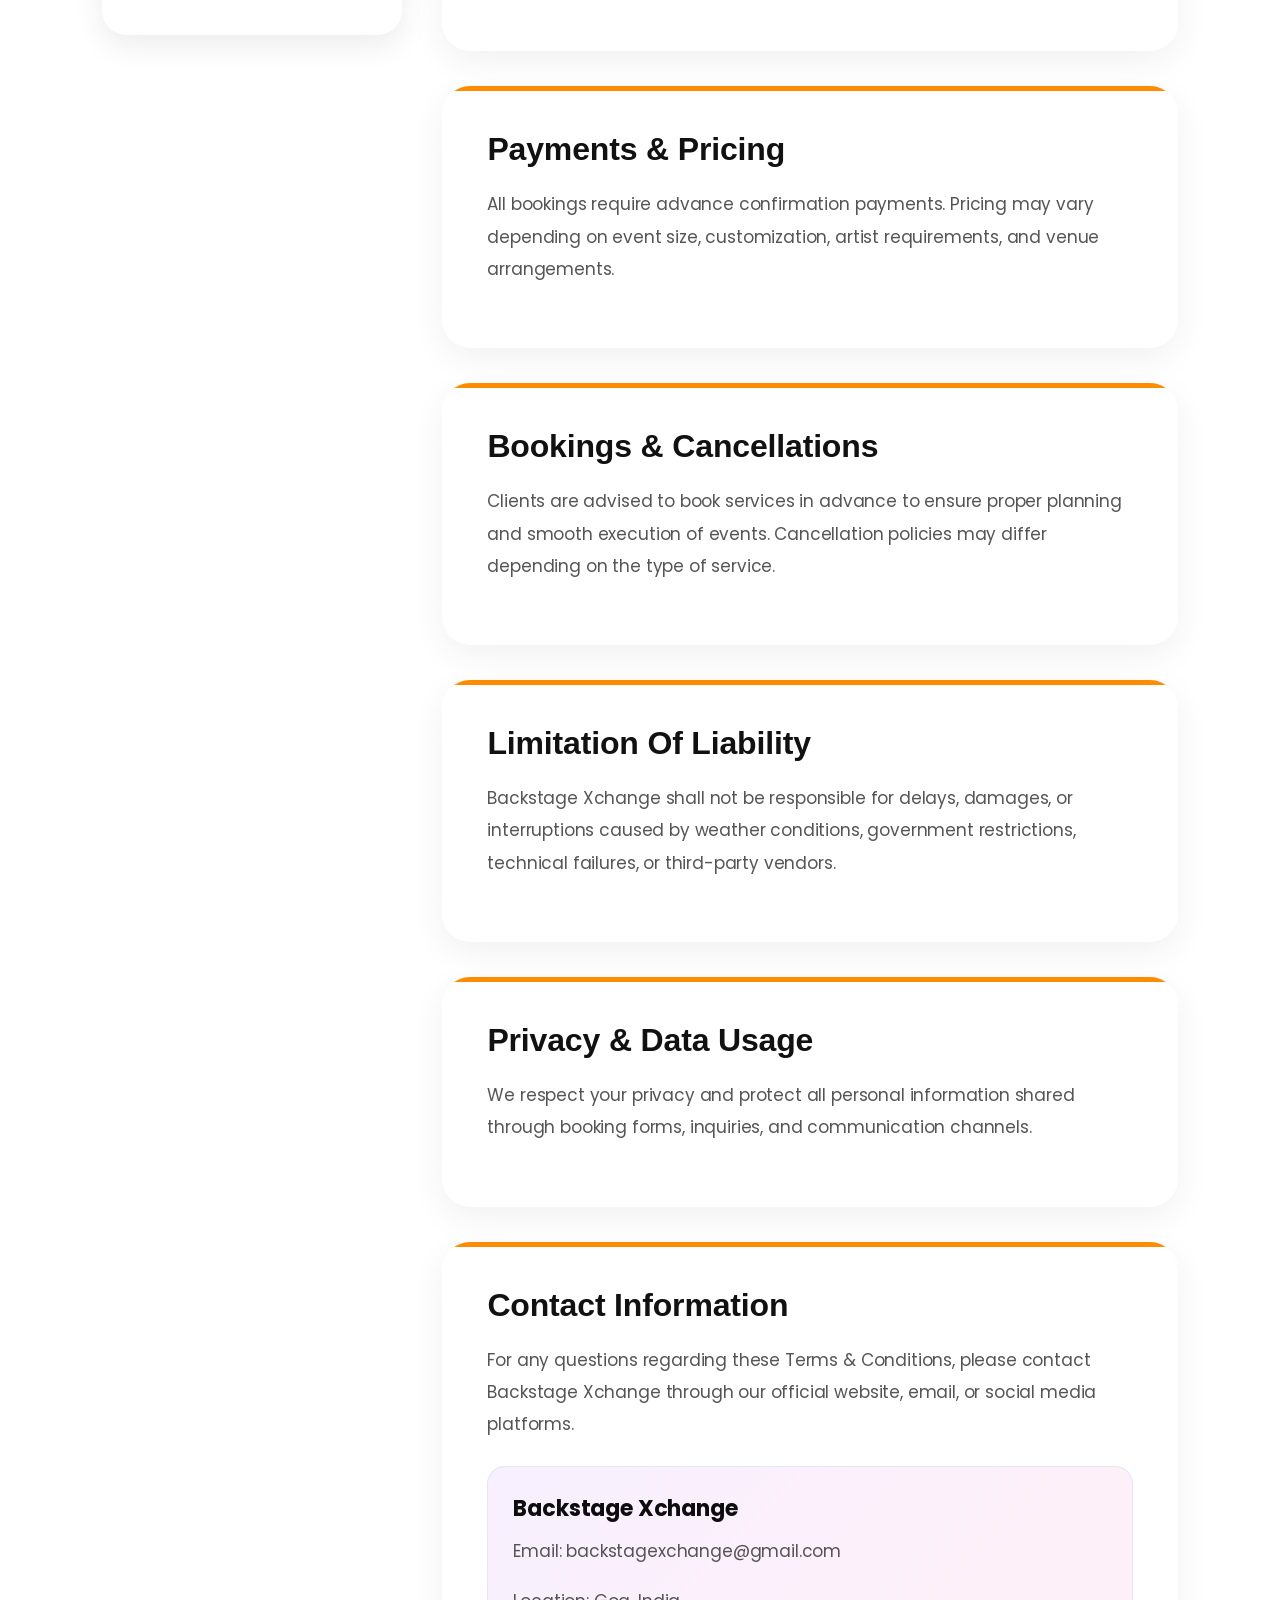
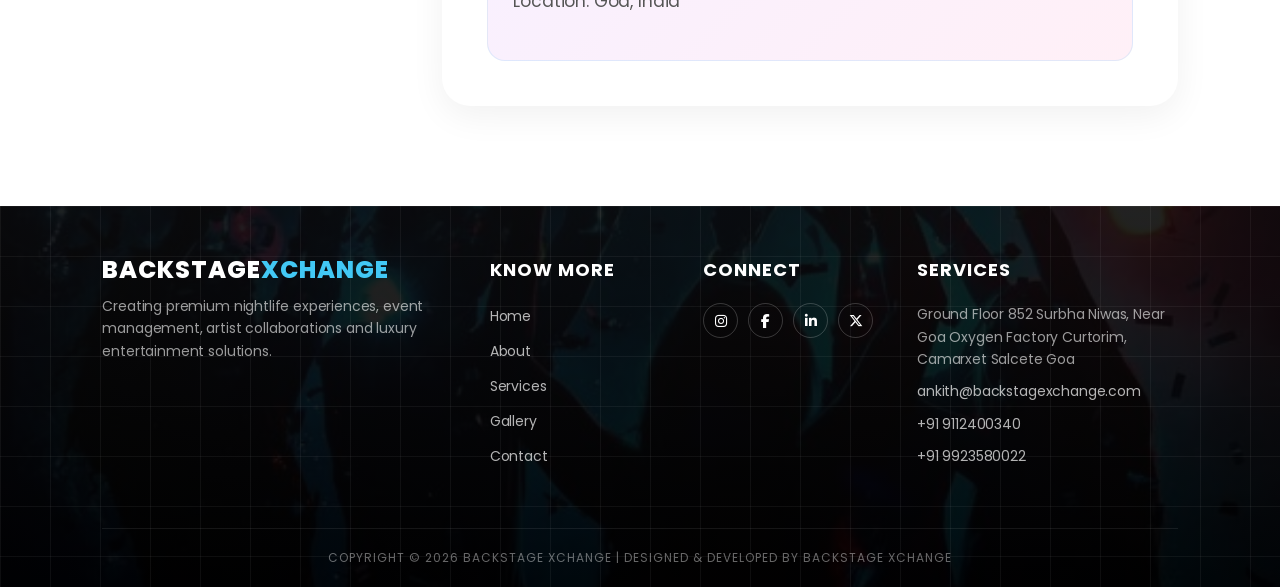
<file: terms conditions.html>
<!DOCTYPE html>
<html lang="en">

<head>
    <meta charset="UTF-8">
    <meta name="viewport" content="width=device-width, initial-scale=1.0">
    <title>Terms & Conditions | Backstage Xchange</title>

    <link rel="stylesheet" href="terms conditions.css">
    <link href="https://fonts.googleapis.com/css2?family=Poppins:wght@300;400;500;600;700&display=swap" rel="stylesheet">
    <link rel="stylesheet" href="https://cdnjs.cloudflare.com/ajax/libs/font-awesome/6.5.2/css/all.min.css">
    <link href="https://api.fontshare.com/v2/css?f[]=clash-display@700&f[]=satoshi@400,500,700&display=swap" rel="stylesheet">
    
 <style>
    /* PREMIUM PROPERTY PORTAL CORE STYLE */
    body {
        background-color: #ffffff !important;
        color: #334155 !important;
        font-family: 'Satoshi', 'Poppins', sans-serif !important;
        letter-spacing: -0.01em;
        -webkit-font-smoothing: antialiased;
    }

    /* PREMIUM MINIMALIST NAVIGATION */
    .navbar {
        background-color: #ffffff !important;
        border-bottom: 1px solid #f1f5f9 !important;
        padding: 22px 8% !important;
        display: flex !important;
        justify-content: space-between !important;
        align-items: center !important;
    }
    
    .nav-links {
        display: flex !important;
        align-items: center !important;
        list-style: none !important;
        gap: 24px !important;
        margin: 0 !important;
        padding: 0 !important;
    }
    
    .nav-links li a {
        color: #0f172a !important;
        font-weight: 500 !important;
        text-decoration: none !important;
        transition: color 0.25s cubic-bezier(0.4, 0, 0.2, 1) !important;
    }
    
    .nav-links li a:hover, .nav-links li a.active {
        color: #ff7a00 !important;
    }
    .nav-links li a::after{
    background:#ff7a00 !important;
}

    /* DYNAMIC NAVBAR SOCIAL ICONS */
    .nav-socials {
        display: flex !important;
        align-items: center !important;
        gap: 18px !important;
    }

    .nav-socials a {
        color: #0f172a !important;
        font-size: 16px !important;
        text-decoration: none !important;
        transition: all 0.25s cubic-bezier(0.4, 0, 0.2, 1) !important;
        display: inline-block !important;
    }

    .nav-socials a:hover {
        color: #ff7a00 !important;
        transform: translateY(-2px) !important;
    }

    /* SECTOR CONTENT LAYOUT ROW WRAPPERS */
    .about-preview, .why-choose-us, .benefits-section, .testimonials, .faq-section, .booking {
        padding: 100px 8% !important;
        background: #ffffff !important;
    }

    .other-services, .process-section, .counter-section, .gallery-section {
        padding: 100px 8% !important;
        background: #f8fafc !important;
        border-top: 1px solid #f1f5f9;
        border-bottom: 1px solid #f1f5f9;
    }

    /* TYPOGRAPHY STRUCTURE WITH ANCHOR LINES */
    .section-title, .benefits-header, .process-header, .why-header, .faq-heading, .about-content {
        margin-bottom: 50px !important;
    }

    .section-title h2, .benefits-header h2, .process-header h2, .why-header h2, .faq-heading h2, .about-content h2, .testimonials h2, .gallery-section h2, .booking h2 {
        font-family: 'Clash Display', sans-serif !important;
        color: #0f172a !important;
        font-size: 40px !important;
        font-weight: 700 !important;
        line-height: 1.2 !important;
        display: inline-block !important;
        position: relative !important;
    }

    .section-title h2::after, .benefits-header h2::after, .process-header h2::after, .why-header h2::after, .faq-heading h2::after, .about-content h2::after, .testimonials h2::after, .gallery-section h2::after, .booking h2::after {
        content: "" !important;
        display: inline-block !important;
        width: 45px !important;
        height: 4px !important;
        background: #ff7a00 !important;
        margin-left: 18px !important;
        vertical-align: middle !important;
        border-radius: 2px !important;
    }

    .section-title span, .benefits-header .section-tag, .process-header .section-tag, .why-header .section-tag, .faq-heading span, .about-content .section-tag {
        color: #ff7a00 !important;
        text-transform: uppercase !important;
        font-size: 22px !important;
        font-weight: 700 !important;
        letter-spacing: 0.15em !important;
        display: block !important;
        margin-bottom: 12px !important;
    }

    /* LAYOUT CONTAINERS */
    .about-container, .benefits-container {
        display: flex !important;
        gap: 60px !important;
        align-items: center !important;
    }

    .about-image, .about-content, .benefits-content, .benefits-image {
        flex: 1 !important;
    }

    .about-image img, .benefits-image img {
        width: 100% !important;
        height: auto !important;
        border-radius: 12px !important;
        border: 1px solid #e2e8f0 !important;
        box-shadow: 0 10px 30px rgba(0, 0, 0, 0.02) !important;
    }

    /* RESPONSIVE MATRIX SECTIONS GRID */
    .other-grid, .why-grid, .testimonial-container, .gallery-grid {
        display: grid !important;
        grid-template-columns: repeat(3, 1fr) !important;
        gap: 30px !important;
    }

    .process-container, .counter-container {
        display: grid !important;
        grid-template-columns: repeat(4, 1fr) !important;
        gap: 30px !important;
    }

    /* CARD DESIGN ARCHITECTURE */
    .why-card, .benefit-item, .process-step, .testimonial-card, .faq-item, .counter-box {
        background: #ffffff !important;
        border: 1px solid #e2e8f0 !important;
        border-radius: 10px !important;
        padding: 35px 30px !important;
        box-shadow: 0 4px 6px -1px rgba(0, 0, 0, 0.01) !important;
        transition: all 0.3s cubic-bezier(0.4, 0, 0.2, 1) !important;
    }

    .why-card:hover, .testimonial-card:hover, .faq-item:hover, .process-step:hover {
        transform: translateY(-5px) !important;
        border-color: #ff7a00 !important;
        box-shadow: 0 20px 25px -5px rgba(0, 0, 0, 0.03) !important;
    }

    /* --- THE GRADIENT MOUSEOVER MATRIX (IMAGE 1 STYLE INTEGRATION) --- */
    .other-grid > div {
        background: #ffffff !important;
        border: 1px solid #e2e8f0 !important;
        border-radius: 10px !important;
        padding: 30px !important;
        text-align: center !important;
        box-shadow: 0 4px 6px -1px rgba(0, 0, 0, 0.01) !important;
        transition: all 0.35s cubic-bezier(0.4, 0, 0.2, 1) !important;
        position: relative !important;
    }

    .other-grid > div:hover {
        transform: translateY(-5px) !important;
        background: linear-gradient(135deg, #ff9400 0%, #ff5100 100%) !important;
        border-color: #ff5100 !important;
        box-shadow: 0 20px 30px rgba(255, 81, 0, 0.15) !important;
    }

    /* MINIMAL ICON HOLDER FRAMES */
    .card-image-box {
        width: 100% !important;
        height: 130px !important;
        background: #f8fafc !important;
        border-radius: 6px !important;
        border: 1px solid #edf2f7 !important;
        display: flex !important;
        align-items: center !important;
        justify-content: center !important;
        margin-bottom: 24px !important;
        transition: all 0.3s ease !important;
    }

    .card-image-box i {
        font-size: 34px !important;
        color: #94a3b8 !important;
        transition: all 0.3s ease !important;
    }

    /* ACTIVE CONTAINER STYLES INVERSION RULESETS */
    .other-grid > div:hover .card-image-box {
        background: rgba(255, 255, 255, 0.15) !important;
        border-color: transparent !important;
    }

    .other-grid > div:hover .card-image-box i {
        color: #ffffff !important;
        transform: scale(1.08) !important;
    }

    .other-grid > div:hover h3,
    .other-grid > div:hover p {
        color: #ffffff !important;
    }

    /* DECORATIVE LINE BREAK STRIPS */
    .card-bg {
        width: 35px !important;
        height: 3px !important;
        background: #ff7a00 !important;
        margin: 0 auto 18px auto !important;
        border-radius: 2px !important;
        transition: all 0.3s ease !important;
    }

    .other-grid > div:hover .card-bg {
        background: #ffffff !important;
        width: 65px !important;
    }

    /* TYPOGRAPHY */
    .other-grid > div h3, .why-card h3, .benefit-item h3, .process-step h3, .testimonial-card h3, .faq-item h3 {
        font-family: 'Clash Display', sans-serif !important;
        color: #0f172a !important;
        font-size: 22px !important;
        margin: 0 0 12px 0 !important;
        font-weight: 600 !important;
        transition: color 0.25s ease !important;
    }

    .other-grid > div p, .why-card p, .benefit-item p, .process-step p, .testimonial-card p, .faq-item p, .about-content p, .counter-box p, .testimonials .testimonial-subtitle, .gallery-subtitle {
        color: #475569 !important;
        font-size: 14.5px !important;
        line-height: 1.65 !important;
        margin-bottom: 0 !important;
    }

    .about-content p {
        margin-bottom: 24px !important;
    }
    
    .testimonial-subtitle, .gallery-subtitle {
        text-align: center !important;
        margin-bottom: 50px !important;
    }

    .why-icon i, .benefit-item i, .step-icon i, .quote-icon i, .faq-question span {
        color: #ff7a00 !important;
        font-size: 24px !important;
    }
    
    .benefit-item {
        display: flex !important;
        gap: 20px !important;
        align-items: flex-start !important;
        margin-bottom: 18px !important;
    }
    
    .benefit-item h3 { margin: 0 0 6px 0 !important; font-size: 20px !important; }

    .step-number {
        font-size: 38px !important;
        font-weight: 700 !important;
        color: rgba(255, 122, 0, 0.18) !important;
        font-family: 'Clash Display', sans-serif !important;
        line-height: 1 !important;
        margin-bottom: 14px !important;
    }

    .counter-box {
        text-align: center !important;
        background: #ffffff !important;
    }

    .counter-box h2 {
        color: #ff7a00 !important;
        font-family: 'Clash Display', sans-serif !important;
        font-size: 42px !important;
        font-weight: 700 !important;
        margin: 0 0 6px 0 !important;
    }
    
    .counter-box p {
        color: #1e293b !important;
        font-weight: 600 !important;
        font-size: 13.5px !important;
    }

    /* LINK ACTION STRIPS */
    .btn, button[type="submit"], .cta-buttons .primary-btn {
        background: #ff7a00 !important;
        color: #ffffff !important;
        padding: 13px 32px !important;
        border-radius: 6px !important;
        border: none !important;
        font-weight: 600 !important;
        transition: all 0.2s cubic-bezier(0.4, 0, 0.2, 1) !important;
        display: inline-block !important;
        text-align: center !important;
        text-decoration: none !important;
    }
    
    .btn:hover, button[type="submit"]:hover, .cta-buttons .primary-btn:hover {
        background: #e06c00 !important;
        transform: translateY(-2px) !important;
    }
    
    .cta-buttons .secondary-btn {
        border: 1px solid #ff7a00 !important;
        color: #ff7a00 !important;
        padding: 12px 31px !important;
        border-radius: 6px !important;
        font-weight: 600 !important;
        transition: all 0.2s cubic-bezier(0.4, 0, 0.2, 1) !important;
        display: inline-block !important;
        text-decoration: none !important;
    }
    
    .cta-buttons .secondary-btn:hover {
        background: #ff7a00 !important;
        color: #ffffff !important;
    }

    .booking form {
        max-width: 620px !important;
        margin: 0 auto !important;
        background: #ffffff !important;
        padding: 45px !important;
        border-radius: 12px !important;
        border: 1px solid #e2e8f0 !important;
    }

    .booking form input, .booking form select, .booking form textarea {
        background: #ffffff !important;
        border: 1px solid #cbd5e1 !important;
        color: #0f172a !important;
        padding: 14px !important;
        border-radius: 6px !important;
        width: 100% !important;
        margin-bottom: 18px !important;
        box-sizing: border-box !important;
        font-size: 14.5px !important;
        transition: border-color 0.2s ease !important;
    }
    
    .booking form input:focus, .booking form select:focus, .booking form textarea:focus {
        border-color: #ff7a00 !important;
        outline: none !important;
    }

    .gallery-grid img {
        width: 100% !important;
        border-radius: 8px !important;
        transition: transform 0.4s ease !important;
    }
    .gallery-item { overflow: hidden; border-radius: 8px; }
    .gallery-item:hover img { transform: scale(1.04); }
    
    .gallery-btn {
        text-align: center !important;
        margin-top: 40px !important;
    }

    .faq-wrapper { display: flex !important; gap: 30px !important; }
    .faq-column { flex: 1 !important; display: flex !important; flex-direction: column !important; gap: 16px !important; }
    .faq-item { padding: 24px !important; }
    .faq-question { display: flex !important; justify-content: space-between !important; align-items: center !important; cursor: pointer !important; }
    .faq-question h3 { margin: 0 !important; font-size: 18px !important; }

    /* --- LOCKED ORIGINAL MASTER DARK FOOTER LAYOUT (ORANGE HOVERS RUNNING SECURELY) --- */
    .footer {
        font-family: 'Poppins', sans-serif !important;
        position: relative !important;
        background: linear-gradient(rgba(10, 10, 10, 0.9), rgba(0, 0, 0, 0.9)), url("background.png") !important;
        background-size: cover !important;
        background-position: center !important;
        padding: 50px 8% 20px !important;
        display: block !important;
        overflow: hidden !important;
    }

    .footer-container {
        display: grid !important;
        grid-template-columns: 2fr 1fr 1fr 1.5fr !important;
        gap: 40px !important;
        position: relative !important;
        z-index: 2 !important;
        text-align: left !important;
    }

    /* ORIGINAL BRAND LOGO PRESERVED INDEPENDENTLY */
    .footer-logo {
        font-family: 'Poppins', sans-serif !important;
        color: white !important;
        font-size: 24px !important;
        font-weight: 800 !important;
        margin-bottom: 10px !important;
        letter-spacing: 1px !important;
    }
    .footer-logo span { color: #42c8f5 !important; }

    .footer-box p {
        font-family: 'Poppins', sans-serif !important;
        color: rgba(255, 255, 255, 0.6) !important;
        line-height: 1.6 !important;
        font-size: 14px !important;
        margin-bottom: 10px !important;
    }

    .footer-box h3 {
        font-family: 'Poppins', sans-serif !important;
        color: white !important;
        font-size: 18px !important;
        margin-bottom: 20px !important;
        font-weight: 700 !important;
        text-transform: uppercase !important;
        letter-spacing: 1px !important;
    }

    .footer-box ul { 
        list-style: none !important; 
        padding: 0 !important;
        margin: 0 !important;
    }

    .footer-box ul li { 
        margin-bottom: 10px !important; 
        list-style-type: none !important;
    }

    /* LINK ACTIONS MAP UNIFORMLY TO ORANGE ACCENTS */
    .footer-box ul li a,
    .footer-box p a,
    .footer a {
        font-family: 'Poppins', sans-serif !important;
        text-decoration: none !important;
        color: rgba(255, 255, 255, 0.7) !important;
        font-size: 14px !important;
        transition: 0.3s !important;
        display: inline-block !important;
    }

    .footer-box ul li a:hover,
    .footer-box p a:hover,
    .footer a:not(.footer-logo):hover { 
        color: #ff7a00 !important; 
        padding-left: 5px !important; 
    }
    
    .address-hover {
        transition: 0.3s !important;
        cursor: default !important;
    }
    
    .address-hover:hover {
        color: #ff7a00 !important;
        padding-left: 5px !important;
    }

    .social-icons { 
        display: flex !important; 
        gap: 10px !important; 
        margin-top: 15px !important; 
        list-style: none !important;
        padding: 0 !important;
    }

    .social-icons a {
        width: 35px !important;
        height: 35px !important;
        display: flex !important;
        align-items: center !important;
        justify-content: center !important;
        border: 1px solid rgba(255, 255, 255, 0.2) !important;
        border-radius: 50% !important;
        color: white !important;
        font-size: 14px !important;
        transition: 0.3s !important;
    }

    .social-icons a i {
        color: white !important;
    }

    .social-icons a:hover { 
        background: #ff7a00 !important; 
        border-color: #ff7a00 !important; 
    }

    .footer-bottom {
        margin-top: 50px !important;
        padding-top: 20px !important;
        border-top: 1px solid rgba(255, 255, 255, 0.08) !important;
        text-align: center !important;
    }

    .footer-bottom p {
        font-family: 'Poppins', sans-serif !important;
        color: rgba(255, 255, 255, 0.4) !important;
        font-size: 12px !important;
        letter-spacing: 1px !important;
        text-align: center !important;
        margin: 0 !important;
    }

    /* SCALING CONFIGURATIONS FOR BOTH MOBILE RESPONSIVE AND PC */
    @media(max-width: 991px) {
        .footer-container { grid-template-columns: repeat(2, 1fr) !important; gap: 30px !important; }
        .other-grid, .why-grid, .testimonial-container, .counter-container, .gallery-grid, .process-container { grid-template-columns: repeat(2, 1fr) !important; }
        .about-container, .benefits-container { flex-direction: column !important; gap: 40px !important; }
        .faq-wrapper { flex-direction: column !important; gap: 0 !important; }
        .nav-socials { display: none !important; }
    }
    @media(max-width: 768px) {
        .other-grid, .why-grid, .testimonial-container, .counter-container, .gallery-grid, .process-container { grid-template-columns: 1fr !important; }
        .section-title h2, .benefits-header h2, .process-header h2, .why-header h2, .faq-heading h2, .about-content h2 { font-size: 32px !important; }
    }
    @media(max-width: 576px) {
        .footer-container { grid-template-columns: 1fr !important; }
        .footer { padding: 40px 6% 10px !important; }
        .booking form { padding: 25px !important; }
    }
    .terms-sidebar ul li a:hover{
    background:linear-gradient(135deg,#ff7a00,#ff9500);
    color:#fff;
    transform:translateX(5px);
}
  </style>
</head>

<body>

<nav class="navbar">
    <div class="logo"><img src="Backstage-Xchange-Logo.webp" alt="Logo"></div>
    <ul class="nav-links">
        <li><a href="index.html">Home</a></li>
        <li><a href="about.html">About</a></li>
        <li><a href="services.html">Services</a></li>
        <li><a href="gallery.html">Gallery</a></li>
        <li><a href="blogg.html">Blogg</a></li>
        <li><a href="contact.html">Contact</a></li>
        <li><a href="privacy policy.html">Privacy Policy</a></li>
        <li><a href="terms conditions.html" class="active">Terms & Conditions</a></li>
    </ul>
     <div class="nav-socials">
        <a href="#"><i class="fab fa-instagram"></i></a>
        <a href="#"><i class="fab fa-facebook-f"></i></a>
        <a href="#"><i class="fab fa-linkedin-in"></i></a>
        <a href="#"><i class="fab fa-x-twitter"></i></a>
    </div>
</nav>

<section class="events-hero">
    <div class="overlay"></div>
    <div class="hero-content">
        <h1>TERMS & CONDITIONS</h1>
        <p>Please read these Terms & Conditions carefully before using our website and event management services.</p>
    </div>
</section>

<section class="terms-section">
    <div class="terms-container">
        <div class="terms-sidebar">
            <h3>Quick Navigation</h3>
            <ul>
                <li><a href="#intro">Introduction</a></li>
                <li><a href="#services">Services</a></li>
                <li><a href="#payments">Payments</a></li>
                <li><a href="#bookings">Bookings</a></li>
                <li><a href="#liability">Liability</a></li>
                <li><a href="#privacy">Privacy</a></li>
                <li><a href="#contact">Contact</a></li>
            </ul>
        </div>
        <div class="terms-content">
            <div class="terms-card" id="intro">
                <h2>Introduction</h2>
                <p>Welcome to Backstage Xchange. We specialize in premium nightlife, event management, artist collaborations, weddings, corporate events, stage production, and entertainment experiences in Goa.</p>
                <p>By accessing our website or booking any of our services, you agree to follow the terms outlined on this page.</p>
            </div>
            <div class="terms-card" id="services">
                <h2>Services</h2>
                <p>Backstage Xchange provides event planning, artist management, sound systems, lighting setups, LED walls, stage production, nightlife experiences, and customized entertainment solutions.</p>
            </div>
            <div class="terms-card" id="payments">
                <h2>Payments & Pricing</h2>
                <p>All bookings require advance confirmation payments. Pricing may vary depending on event size, customization, artist requirements, and venue arrangements.</p>
            </div>
            <div class="terms-card" id="bookings">
                <h2>Bookings & Cancellations</h2>
                <p>Clients are advised to book services in advance to ensure proper planning and smooth execution of events. Cancellation policies may differ depending on the type of service.</p>
            </div>
            <div class="terms-card" id="liability">
                <h2>Limitation Of Liability</h2>
                <p>Backstage Xchange shall not be responsible for delays, damages, or interruptions caused by weather conditions, government restrictions, technical failures, or third-party vendors.</p>
            </div>
            <div class="terms-card" id="privacy">
                <h2>Privacy & Data Usage</h2>
                <p>We respect your privacy and protect all personal information shared through booking forms, inquiries, and communication channels.</p>
            </div>
            <div class="terms-card" id="contact">
                <h2>Contact Information</h2>
                <p>For any questions regarding these Terms & Conditions, please contact Backstage Xchange through our official website, email, or social media platforms.</p>
                <div class="contact-box">
                    <h4>Backstage Xchange</h4>
                    <p>Email: backstagexchange@gmail.com</p>
                    <p>Location: Goa, India</p>
                </div>
            </div>
        </div>
    </div>
</section>

<footer class="footer">
    <div class="footer-overlay"></div>
    <div class="footer-container">
        
        <div class="footer-box">
            <div class="footer-logo">BACKSTAGE<span>XCHANGE</span></div>
            <p>Creating premium nightlife experiences, event management, artist collaborations and luxury entertainment solutions.</p>
        </div>
        
        <div class="footer-box">
           <h3>Know More</h3>
            <ul>
                <li><a href="index.html">Home</a></li>
                <li><a href="about.html">About</a></li>
                <li><a href="services.html">Services</a></li>
                <li><a href="gallery.html">Gallery</a></li>
                <li><a href="contact.html">Contact</a></li>
            </ul>
        </div>
        
        <div class="footer-box">
            <h3>Connect</h3>
            <div class="social-icons">
                <a href="#"><i class="fab fa-instagram"></i></a>
                <a href="#"><i class="fab fa-facebook-f"></i></a>
                <a href="#"><i class="fab fa-linkedin-in"></i></a>
                <a href="#"><i class="fab fa-x-twitter"></i></a>
            </div>
        </div>

        <div class="footer-box">
            <h3>Services</h3>
            <p class="address-hover">Ground Floor 852 Surbha Niwas, Near Goa Oxygen Factory Curtorim, Camarxet Salcete Goa</p>
            <p><a href="mailto:ankith@backstagexchange.com" style="color: rgba(255, 255, 255, 0.7); text-decoration: none;">ankith@backstagexchange.com</a></p>
            <p><a href="tel:+919112400340" style="color: rgba(255, 255, 255, 0.7); text-decoration: none;">+91 9112400340</a></p>
            <p><a href="tel:+919923580022" style="color: rgba(255, 255, 255, 0.7); text-decoration: none;">+91 9923580022</a></p>
        </div>
        
    </div>
    <div class="footer-bottom">
        <p>COPYRIGHT © 2026 BACKSTAGE XCHANGE | DESIGNED & DEVELOPED BY BACKSTAGE XCHANGE</p>
    </div>
</footer>

<script src="script.js" defer></script>
</body>
</html>
</file>
<file: about.css>
*{
  margin:0;
  padding:0;
  box-sizing:border-box;
}

html{
  scroll-behavior:smooth;
}

body{
  background:#000;
  color:white;
  font-family:'Satoshi', sans-serif;
  overflow-x:hidden;
}

h1,h2,h3{
  font-family:'Clash Display', sans-serif;
}

*{
    margin:0;
    padding:0;
    box-sizing:border-box;
    font-family:'Poppins',sans-serif;
}

body{
    background:#f5f7ff;
    color:#111;
}
/* =========================
        NAVBAR
========================= */

*{
    margin: 0;
    padding: 0;
    box-sizing: border-box;
}

body{
    font-family: Arial, sans-serif;
}

/* NAVBAR */
.navbar{
    width: 100%;
    height: 100px;

    background: #fff;

    display: flex;
    justify-content: space-between;
    align-items: center;

    padding: 0 60px;

    border-bottom: 1px solid rgba(0,0,0,0.06);

    position: sticky;
    top: 0;

    z-index: 1000;
}

/* LOGO */
.logo img{
    width: 290px;
    height: auto;

    object-fit: contain;
}

/* NAV LINKS */
.nav-links{
    display: flex;
    align-items: center;
    gap: 30px;

    list-style: none;
}

/* LINKS */
.nav-links li a{
    text-decoration: none;

    color: #111;

    font-size: 17px;
    font-weight: 600;

    transition: 0.3s ease;

    position: relative;
}

/* ACTIVE LINK */
.nav-links li a.active{
    color: #59c6ff;
}

/* HOVER EFFECT */
.nav-links li a:hover{
    color: #59c6ff;
}

/* UNDERLINE */
.nav-links li a::after{
    content: "";

    position: absolute;

    left: 0;
    bottom: -7px;

    width: 0%;
    height: 2px;

    background: #59c6ff;

    transition: 0.3s ease;
}

.nav-links li a:hover::after,
.nav-links li a.active::after{
    width: 100%;
}

/* RESPONSIVE */
@media(max-width:1200px){

    .navbar{
        padding: 0 30px;
    }

    .nav-links{
        gap: 18px;
    }

    .nav-links li a{
        font-size: 15px;
    }

    .logo img{
        width: 230px;
    }

}

@media(max-width:991px){

    .navbar{
        flex-direction: column;
        height: auto;

        padding: 20px;
    }

    .nav-links{
        flex-wrap: wrap;

        justify-content: center;

        margin-top: 20px;
    }

}
/* =========================
        HERO
========================= */

.about-hero{
    height:80vh;

    background:
    linear-gradient(rgba(0,0,0,0.55),
    rgba(0,0,0,0.55)),
    url("aboutHero.png");

    background-size:cover;
    background-position:center;

    display:flex;
    justify-content:center;
    align-items:center;

    text-align:center;
}

.hero-content h1{
    color:white;
    font-size:90px;
    margin-bottom:20px;
}

.hero-content p{
    color:white;
    font-size:22px;
}

/* =========================
        ABOUT SECTION
========================= */

.about-section{
    padding:120px 8%;
}

.about-container{
    display:flex;
    align-items:center;
    gap:70px;
    flex-wrap:wrap;
}

.about-image{
    flex:1;
}

.about-image img{
    width:100%;
    border-radius:25px;

    box-shadow:0 20px 50px rgba(0,0,0,0.12);
}

.about-content{
    flex:1;
}

.about-content span{
    color:#4262ff;
    letter-spacing:4px;
    font-weight:600;
}

.about-content h2{
    font-size:50px;
    margin:20px 0;
}

.about-content p{
    color:#070606;
    line-height:1.9;
    margin-bottom:20px;
}

.about-btn{
    display:inline-block;

    margin-top:15px;

    padding:15px 35px;

    background:#4262ff;

    color:white;

    text-decoration:none;

    border-radius:12px;

    transition:0.3s;
}

.about-btn:hover{
    transform:translateY(-5px);
}

/* ABOUT SECTION */

.about-section{
    width:100%;
    padding:100px 8%;
    background:#f5f5f5;
}

.about-container{
    display:flex;
    justify-content:space-between;
    align-items:center;
    gap:70px;
    flex-wrap:wrap;
}

/* LEFT SIDE */

.about-content{
    flex:1;
    min-width:320px;
}

.about-content h4{
    color:#5dbcf5;
    font-size:32px;
    margin-bottom:15px;
    font-weight:700;
}

.about-content h1{
    font-size:55px;
    line-height:1.2;
    color:#222;
    margin-bottom:25px;
    font-weight:800;
}

.about-content p{
    font-size:22px;
    line-height:1.8;
    color:#666;
    margin-bottom:40px;
}

/* FEATURES AREA */

.about-features{
    display:flex;
    align-items:flex-start;
    gap:40px;
    flex-wrap:wrap;
}

/* EXPERIENCE BOX */

.experience-box{
    width:260px;
    background:#000;
    color:#fff;
    padding:40px 20px;
    border-radius:10px;
    text-align:center;
}

.exp-icon{
    width:80px;
    height:80px;
    border:3px solid #fff;
    border-radius:50%;
    display:flex;
    justify-content:center;
    align-items:center;
    font-size:38px;
    margin:auto;
    margin-bottom:20px;
}

.experience-box h2{
    font-size:50px;
    margin-bottom:10px;
}

.experience-box span{
    font-size:24px;
}

/* FEATURES LIST */

.features-list{
    display:flex;
    flex-direction:column;
    gap:25px;
    padding-top:15px;
}

.feature-item{
    font-size:28px;
    color:#000;
    font-weight:500;
}


.about-images{
    position:relative;
    width:700px;
    height:550px;
    margin:auto;
}

/* IMAGE 1 */

.main-img{
    width:550px;
    height:500px;
    object-fit:cover;
    position:absolute;
    left:0;
    top:20px;
    z-index:1;
}

/* IMAGE 2 OVERLAY */

.small-img{
    width:350px;
    height:260px;
    object-fit:cover;
    position:absolute;
    right:0;
    top:90px;

    z-index:2;

    border:15px solid #fff;

    box-shadow:0 10px 30px rgba(0,0,0,0.3);
}
/* SMALL OVERLAY IMAGE */

.small-img{
    width:420px;
    height:320px;
    object-fit:cover;
    position:absolute;
    right:0;
    top:110px;
    z-index:2;

    border:18px solid #fff;

    box-shadow:0 15px 40px rgba(0,0,0,0.25);
}
/* RESPONSIVE */

@media(max-width:1200px){

    .about-content h1{
        font-size:42px;
    }

    .about-content p{
        font-size:18px;
    }

    .feature-item{
        font-size:22px;
    }

    .small-img{
        width:320px;
        height:240px;
    }
}

@media(max-width:768px){

    .about-section{
        padding:70px 5%;
    }

    .about-content h4{
        font-size:24px;
    }

    .about-content h1{
        font-size:34px;
    }

    .about-content p{
        font-size:16px;
    }

    .experience-box{
        width:100%;
    }

    .feature-item{
        font-size:18px;
    }

    .small-img{
        position:relative;
        right:0;
        top:-50px;
        width:85%;
        border:10px solid #fff;
    }

    .main-img{
        height:400px;
    }
}
/* =========================
        MISSION & VISION SECTION
========================= */

.mission-vision {
    padding: 100px 8%;
    background: linear-gradient(to bottom, #1aa7df, hsl(0, 87%, 94%));
    text-align: center;
}

.mv-header {
    max-width: 850px;
    margin: auto;
    margin-bottom: 70px;
}

.mv-header .section-tag {
    display: inline-block;
    color: #326bd4;
    font-size: 1rem;
    font-weight: 600;
    text-transform: uppercase;
    letter-spacing: 2px;
    margin-bottom: 15px;
}

.mv-header h2 {
    font-size: 3rem;
    color: rgb(12, 7, 7);
    margin-bottom: 20px;
    font-weight: 700;
}

.mv-header p {
    color: #0a0707;
    font-size: 1.1rem;
    line-height: 1.8;
}

.mv-container {
    display: grid;
    grid-template-columns: repeat(auto-fit, minmax(320px, 1fr));
    gap: 35px;
}

.mv-card {
    background: rgba(52, 20, 231, 0.04);
    padding: 45px 35px;
    border-radius: 25px;
    border: 1px solid rgba(255,255,255,0.08);
    transition: 0.4s ease;
    backdrop-filter: blur(8px);
    box-shadow: 0 10px 30px rgba(255, 0, 100, 0.08);
}

.mv-card:hover {
    transform: translateY(-10px);
    background: rgba(255, 0, 85, 0.05);
    box-shadow: 0 15px 40px rgba(20, 16, 243, 0.2);
}

.mv-icon {
    width: 85px;
    height: 85px;
    margin: auto;
    margin-bottom: 25px;
    display: flex;
    align-items: center;
    justify-content: center;
    background: linear-gradient(45deg, #dfd5d8, #0f1de0);
    border-radius: 50%;
    font-size: 2rem;
    color: white;
}

.mv-card h3 {
    color: rgb(15, 6, 6);
    font-size: 1.8rem;
    margin-bottom: 20px;
}

.mv-card p {
    color: #110e0e;
    line-height: 1.9;
    font-size: 1.05rem;
}

/* =========================
        RESPONSIVE
========================= */

@media (max-width: 768px) {

    .mv-header h2 {
        font-size: 2.2rem;
    }

    .mv-card {
        padding: 35px 25px;
    }

}




/* =========================
      OTHER SERVICES
========================= */

.other-services{
    width:100%;
    padding:100px 8%;
    background:#f5eded;
    overflow:hidden;
}

/* TITLE */

.section-title{
    text-align:center;
    margin-bottom:60px;
}

.section-title span{
    color:#00bfff;
    font-size:14px;
    letter-spacing:3px;
    font-weight:600;
}

.section-title h2{
    color:#030303;
    font-size:59px;
    margin-top:15px;
    font-weight:700;
}

/* GRID */

.other-grid{
    display:grid;
    grid-template-columns:repeat(3, 1fr);
    gap:25px;
}

/* CARD */

.other-card1{
    position:relative;
    background:url(ser4.png);
    border-radius:22px;
    padding:35px 25px;
    text-align:center;
    overflow:hidden;
    transition:0.4s ease;
    border:1px solid rgba(255,255,255,0.08);
    min-height:320px;

    display:flex;
    flex-direction:column;
    justify-content:center;
    align-items:center;
}

/* TITLE */

.other-card1 h3{
    color:#fff;
    font-size:50px;
    margin-bottom:15px;
    z-index:2;
}

/* TEXT */

.other-card1 p{
    color:#f7f2f2;
    font-size:20px;
    line-height:1.8;
    z-index:2;
}

/* card 2*/


.other-card2{
    position:relative;
    background:url(ser2.png);
    border-radius:22px;
    padding:35px 25px;
    text-align:center;
    overflow:hidden;
    transition:0.4s ease;
    border:1px solid rgba(255,255,255,0.08);
    min-height:320px;

    display:flex;
    flex-direction:column;
    justify-content:center;
    align-items:center;
}

/* TITLE */

.other-card2 h3{
    color:#fff;
    font-size:50px;
    margin-bottom:15px;
    z-index:2;
}

/* TEXT */

.other-card2 p{
    color:#f7f2f2;
    font-size:20px;
    line-height:1.8;
    z-index:2;
}


.other-card3{
    position:relative;
    background:url(ser3.png);
    border-radius:22px;
    padding:35px 25px;
    text-align:center;
    overflow:hidden;
    transition:0.4s ease;
    border:1px solid rgba(255,255,255,0.08);
    min-height:320px;

    display:flex;
    flex-direction:column;
    justify-content:center;
    align-items:center;
}

/* TITLE */

.other-card3 h3{
    color:#fff;
    font-size:50px;
    margin-bottom:15px;
    z-index:2;
}

/* TEXT */

.other-card3 p{
    color:#f7f2f2;
    font-size:20px;
    line-height:1.8;
    z-index:2;
}

.other-card4{
    position:relative;
    background:url(ser1.png);
    border-radius:22px;
    padding:35px 25px;
    text-align:center;
    overflow:hidden;
    transition:0.4s ease;
    border:1px solid rgba(255,255,255,0.08);
    min-height:320px;

    display:flex;
    flex-direction:column;
    justify-content:center;
    align-items:center;
}

/* TITLE */

.other-card4 h3{
    color:#fff;
    font-size:50px;
    margin-bottom:15px;
    z-index:2;
}

/* TEXT */

.other-card4 p{
    color:#f7f2f2;
    font-size:20px;
    line-height:1.8;
    z-index:2;
}

.other-card5{
    position:relative;
    background:url(ser5.png);
    border-radius:22px;
    padding:35px 25px;
    text-align:center;
    overflow:hidden;
    transition:0.4s ease;
    border:1px solid rgba(255,255,255,0.08);
    min-height:320px;

    display:flex;
    flex-direction:column;
    justify-content:center;
    align-items:center;
}

/* TITLE */

.other-card5 h3{
    color:#fff;
    font-size:50px;
    margin-bottom:15px;
    z-index:2;
}

/* TEXT */

.other-card5 p{
    color:#f7f2f2;
    font-size:20px;
    line-height:1.8;
    z-index:2;
}


.other-card6{
    position:relative;
    background:url(ser6.png);
    border-radius:22px;
    padding:35px 25px;
    text-align:center;
    overflow:hidden;
    transition:0.4s ease;
    border:1px solid rgba(255,255,255,0.08);
    min-height:320px;

    display:flex;
    flex-direction:column;
    justify-content:center;
    align-items:center;
}

/* TITLE */

.other-card6 h3{
    color:#fff;
    font-size:50px;
    margin-bottom:15px;
    z-index:2;
}

/* TEXT */

.other-card6 p{
    color:#f7f2f2;
    font-size:20px;
    line-height:1.8;
    z-index:2;
}


/* BACKGROUND EFFECT */

.card-bg{
    position:absolute;
    width:220px;
    height:220px;
    background:rgba(223, 142, 209, 0.15);
    border-radius:50%;
    top:-80px;
    right:-80px;
    filter:blur(10px);
    transition:0.5s;
}

/* HOVER */

.other-card:hover{
    transform:translateY(-10px);
    border-color:#00bfff;
    box-shadow:0 15px 35px rgba(0,191,255,0.25);
}

.other-card:hover .card-bg{
    transform:scale(1.3);
}

/* IMAGE */

.other-card img{
    width:75px;
    margin-bottom:20px;
    z-index:2;
    transition:0.4s;
}

.other-card:hover img{
    transform:scale(1.1) rotate(5deg);
}

/* TITLE */

.other-card h3{
    color:#fff;
    font-size:50px;
    margin-bottom:15px;
    z-index:2;
}

/* TEXT */

.other-card p{
    color:#f7f2f2;
    font-size:20px;
    line-height:1.8;
    z-index:2;
}

/* RESPONSIVE */

@media(max-width:992px){

    .other-grid{
        grid-template-columns:repeat(2,1fr);
    }

}

@media(max-width:768px){

    .other-grid{
        grid-template-columns:1fr;
    }

    .section-title h2{
        font-size:32px;
    }

}

/* =========================
        PROCESS SECTION
========================= */

.process-section {
    padding: 100px 8%;
    background: linear-gradient(to bottom, #f5eded, #e9e8e8);
    text-align: center;
}

.process-header {
    max-width: 800px;
    margin: auto;
    margin-bottom: 80px;
}

.process-header .section-tag {
    display: inline-block;
    color: #4650e0;
    font-size: 1rem;
    font-weight: 600;
    text-transform: uppercase;
    letter-spacing: 2px;
    margin-bottom: 15px;
}

.process-header h2 {
    font-size: 3rem;
    color: rgb(10, 8, 8);
    margin-bottom: 20px;
    font-weight: 700;
}

.process-header p {
    color: #0c0b0b;
    font-size: 1.1rem;
    line-height: 1.8;
}

.process-container {
    display: grid;
    grid-template-columns: repeat(auto-fit, minmax(250px, 1fr));
    gap: 30px;
    position: relative;
}

.process-step {
    background: rgba(255,255,255,0.04);
    border: 1px solid rgba(255,255,255,0.08);
    padding: 40px 25px;
    border-radius: 25px;
    position: relative;
    transition: 0.4s ease;
    backdrop-filter: blur(8px);
    box-shadow: 0 10px 30px rgba(255, 0, 100, 0.08);
}

.process-step:hover {
    transform: translateY(-10px);
    box-shadow: 0 15px 40px rgba(255, 0, 100, 0.2);
    background: rgba(255, 0, 85, 0.05);
}

.step-number {
    position: absolute;
    top: 20px;
    right: 25px;
    font-size: 2rem;
    font-weight: 700;
    color: rgba(255,255,255,0.08);
}

.step-icon {
    width: 80px;
    height: 80px;
    margin: auto;
    margin-bottom: 25px;
    display: flex;
    align-items: center;
    justify-content: center;
    background: linear-gradient(45deg, #3982f0, #0f70ca);
    border-radius: 50%;
    font-size: 2rem;
    color: white;
}

.process-step h3 {
    color: rgb(14, 13, 13);
    font-size: 1.5rem;
    margin-bottom: 15px;
}

.process-step p {
    color: #0e0d0d;
    line-height: 1.8;
    font-size: 1rem;
}




/* FOUNDER SECTION */
.founder-section{
    width: 100%;
    padding: 100px 8%;
    background: #f8f8f8;
}

/* CONTAINER */
.founder-container{
    display: flex;
    align-items: center;
    justify-content: space-between;
    gap: 70px;
    flex-wrap: wrap;
}

/* IMAGE AREA */
.founder-image{
    flex: 1;
    min-width: 320px;
    position: relative;
}

/* IMAGE */
.founder-image img{
    width: 100%;
    height: 620px;
    object-fit: cover;
    border-radius: 30px;
    box-shadow: 0 15px 40px rgba(0,0,0,0.15);
    transition: 0.5s;
}

.founder-image img:hover{
    transform: scale(1.03);
}

/* NAME CARD */
.founder-name-card{
    position: absolute;
    bottom: 30px;
    left: 50%;
    transform: translateX(-50%);
    
    width: 85%;
    padding: 22px;

    background: rgba(255,255,255,0.15);
    backdrop-filter: blur(15px);

    border-radius: 20px;
    text-align: center;

    animation: floatCard 3s ease-in-out infinite;
}


/* NAME */
.founder-name-card h3{
    color: white;
    font-size: 28px;
    margin-bottom: 8px;
    font-weight: 700;
}

/* ROLE */
.founder-name-card span{
    color: #e5e5e5;
    font-size: 16px;
    letter-spacing: 1px;
}

/* CONTENT */
.founder-content{
    flex: 1;
    min-width: 320px;
}

/* SMALL TITLE */
.founder-subtitle{
    color: #4f46e5;
    font-size: 15px;
    font-weight: 700;
    letter-spacing: 2px;
    text-transform: uppercase;
}

/* HEADING */
.founder-content h2{
    font-size: 56px;
    line-height: 1.2;
    margin: 20px 0;
    color: #111;
}

/* PARAGRAPH */
.founder-content p{
    font-size: 18px;
    line-height: 1.9;
    color: #050505;
    margin-bottom: 20px;
}

/* BUTTON */
.founder-btn{
    display: inline-block;
    margin-top: 20px;
    padding: 16px 35px;
    background: #4f46e5;
    color: white;
    text-decoration: none;
    border-radius: 12px;
    font-weight: 600;
    transition: 0.3s;
}

.founder-btn:hover{
    background: #372fd3;
    transform: translateY(-4px);
}

/* RESPONSIVE */
@media(max-width:950px){

    .founder-container{
        flex-direction: column;
    }

    .founder-content h2{
        font-size: 42px;
    }

    .founder-image img{
        height: auto;
    }
}

@media(max-width:600px){

    .founder-content h2{
        font-size: 34px;
    }

    .founder-content p{
        font-size: 16px;
    }

    .founder-name-card h3{
        font-size: 22px;
    }
}

/* =========================
        STATS
========================= */

.stats-section{
    padding:100px 8%;
    background:white;
}

.stats-container{
    display:grid;
    grid-template-columns:repeat(auto-fit,minmax(220px,1fr));
    gap:30px;
}

.stat-box{
    background:#f5f7ff;

    padding:50px 20px;

    text-align:center;

    border-radius:20px;

    transition:0.4s;
}

.stat-box:hover{
    transform:translateY(-10px);
}

.stat-box h2{
    font-size:55px;
    color:#4262ff;
    margin-bottom:10px;
}

.stat-box p{
    color:#666;
}

/* =========================
        WHY CHOOSE US SECTION
========================= */

.why-choose-us {
    padding: 100px 8%;
    background: linear-gradient(to bottom, #e7e5e5, #ebe5e5);
    text-align: center;
}

.why-header {
    max-width: 800px;
    margin: auto;
    margin-bottom: 70px;
}

.why-header .section-tag {
    display: inline-block;
    color: #3091ec;
    font-size: 1rem;
    font-weight: 600;
    text-transform: uppercase;
    letter-spacing: 2px;
    margin-bottom: 15px;
}

.why-header h2 {
    font-size: 3rem;
    color: rgb(2, 2, 2);
    margin-bottom: 20px;
    font-weight: 700;
}

.why-header p {
    color: #0a0a0a;
    font-size: 1.1rem;
    line-height: 1.8;
}

.why-grid {
    display: grid;
    grid-template-columns: repeat(auto-fit, minmax(260px, 1fr));
    gap: 30px;
}

.why-card {
    background: rgba(255,255,255,0.04);
    border: 1px solid rgba(255,255,255,0.08);
    padding: 40px 30px;
    border-radius: 25px;
    transition: 0.4s ease;
    box-shadow: 0 10px 30px rgba(255, 0, 100, 0.08);
    backdrop-filter: blur(8px);
}

.why-card:hover {
    transform: translateY(-10px);
    box-shadow: 0 15px 40px rgba(255, 0, 100, 0.25);
    background: rgba(255, 0, 85, 0.05);
}

.why-icon {
    width: 75px;
    height: 75px;
    margin: auto;
    margin-bottom: 25px;
    display: flex;
    align-items: center;
    justify-content: center;
    background: linear-gradient(45deg, #418aeb, #d3d2d1);
    border-radius: 50%;
    font-size: 1.8rem;
    color: white;
}

.why-card h3 {
    color: rgb(14, 13, 13);
    font-size: 1.4rem;
    margin-bottom: 15px;
}

.why-card p {
    color: #0c0a0a;
    font-size: 1rem;
    line-height: 1.8;
}

/* =========================
        RESPONSIVE
========================= */

@media (max-width: 768px) {

    .why-header h2 {
        font-size: 2.2rem;
    }

    .why-card {
        padding: 30px 20px;
    }

}

/* =========================
        TESTIMONIALS SECTION
========================= */

.testimonials {
    padding: 100px 8%;
    background: linear-gradient(to bottom, #fcf5f5, #2f48d8);
    text-align: center;
}

.testimonials h2 {
    font-size: 3rem;
    color: #141313;
    margin-bottom: 15px;
    font-weight: 700;
}

.testimonial-subtitle {
    color: #030303;
    font-size: 1.1rem;
    max-width: 700px;
    margin: auto;
    margin-bottom: 60px;
    line-height: 1.7;
}

.testimonial-container {
    display: grid;
    grid-template-columns: repeat(auto-fit, minmax(320px, 1fr));
    gap: 30px;
}

.testimonial-card {
    background: #ece9e9e5;
    border: 1px solid rgba(52, 82, 250, 0.08);
    padding: 35px 30px;
    border-radius: 25px;
    text-align: left;
    transition: 0.4s ease;
    box-shadow: 0 10px 30px rgba(38, 51, 228, 0.08);
    position: relative;
    backdrop-filter: blur(8px);
}

.testimonial-card:hover {
    transform: translateY(-10px);
    box-shadow: 0 15px 40px rgba(255, 0, 100, 0.25);
}

.quote-icon {
    font-size: 2rem;
    color: #328af0;
    margin-bottom: 20px;
}

.testimonial-card p {
    color: #030303;
    font-size: 1rem;
    line-height: 1.8;
    margin-bottom: 25px;
}

.client-info {
    display: flex;
    align-items: center;
    gap: 15px;
}

.client-info img {
    width: 60px;
    height: 60px;
    border-radius: 50%;
    object-fit: cover;
    border: 2px solid #4078e2;
}

.client-info h3 {
    color: rgb(12, 10, 10);
    font-size: 1.1rem;
    margin-bottom: 4px;
}

.client-info span {
    color: #141010;
    font-size: 0.9rem;
}

/* =========================
        RESPONSIVE
========================= */

@media (max-width: 768px) {

    .testimonials h2 {
        font-size: 2.2rem;
    }

    .testimonial-card {
        padding: 25px;
    }

}



/* =========================
        GALLERY SECTION
========================= */

.gallery-section,
.full-gallery-page {
    padding: 100px 8%;
    background: #f8eded;
    text-align: center;
}

.gallery-section h2,
.full-gallery-page h1 {
    font-size: 3rem;
    color: #080707;
    margin-bottom: 15px;
    font-weight: 700;
}

.gallery-subtitle,
.gallery-header p {
    color: #0e0d0d;
    font-size: 1.1rem;
    max-width: 700px;
    margin: auto;
    margin-bottom: 50px;
    line-height: 1.7;
}

.gallery-grid {
    display: grid;
    grid-template-columns: repeat(auto-fit, minmax(280px, 1fr));
    gap: 25px;
}

.gallery-item {
    position: relative;
    overflow: hidden;
    border-radius: 20px;
    cursor: pointer;
    background: #111;
    box-shadow: 0 8px 25px rgba(255, 0, 100, 0.15);
    transition: 0.4s ease;
}

.gallery-item img {
    width: 100%;
    height: 350px;
    object-fit: cover;
    display: block;
    transition: transform 0.5s ease;
}

.gallery-item:hover img {
    transform: scale(1.12);
}

.gallery-item:hover {
    box-shadow: 0 12px 35px rgba(105, 156, 233, 0.35);
}

.gallery-btn {
    margin-top: 50px;
}

.gallery-btn .btn {
    display: inline-block;
    padding: 14px 35px;
    background: linear-gradient(45deg, #4034eb, #2539aa);
    color: #fff;
    text-decoration: none;
    border-radius: 50px;
    font-weight: 600;
    transition: 0.3s ease;
}

.gallery-btn .btn:hover {
    transform: translateY(-4px);
    box-shadow: 0 8px 20px rgba(255, 0, 100, 0.3);
}

/* =========================
        GALLERY PAGE HEADER
========================= */

.gallery-header {
    margin-bottom: 60px;
}

.gallery-header h1 {
    font-size: 4rem;
    color: white;
    margin-bottom: 15px;
}

/* =========================
        RESPONSIVE
========================= */

@media (max-width: 768px) {

    .gallery-section h2,
    .full-gallery-page h1 {
        font-size: 2.2rem;
    }

    .gallery-item img {
        height: 250px;
    }

}
/* =========================
        WHY CARD
========================= */

.why-card{
    background:white;
    padding:25px;
    border-radius:25px;
    text-align:center;
    box-shadow:0 15px 40px rgba(0,0,0,0.08);
    transition:0.4s ease;

    display:flex;
    flex-direction:column;
    justify-content:flex-start;

    min-height:650px; /* Same height for all cards */
    overflow:hidden;
}

.why-card:hover{
    transform:translateY(-10px);
}

/* =========================
        IMAGE
========================= */

.why-image{
    width:100%;
    height:250px; /* Equal image height */
    object-fit:cover;
    border-radius:20px;
    margin-bottom:25px;
    transition:0.4s ease;
}

.why-card:hover .why-image{
    transform:scale(1.05);
}

/* =========================
        ICON
========================= */

.why-icon{
    font-size:55px;
    margin-bottom:20px;
}

/* =========================
        TITLE
========================= */

.why-card h3{
    font-size:26px;
    margin-bottom:18px;
    min-height:80px; /* Keeps heading alignment equal */
}

/* =========================
        TEXT
========================= */

.why-card p{
    color:#666;
    line-height:1.8;
    flex-grow:1; /* Makes all descriptions align properly */
    display:flex;
    align-items:center;
    justify-content:center;
    padding:0 10px;
}

/* =========================
        RESPONSIVE
========================= */

@media(max-width:768px){

    .why-card{
        min-height:auto;
    }

    .why-image{
        height:220px;
    }

    .why-card h3{
        min-height:auto;
    }
}

/* =========================
   RESPONSIVE IMAGE SIZE
   ========================= */

@media(max-width:768px) {
    .why-image {
        height: 180px;
    }
}
/* =========================
   COMPACT FOOTER CSS
========================= */
.footer {
    position: relative !important;
    background: linear-gradient(rgba(10, 10, 10, 0.9), rgba(0, 0, 0, 0.9)), url("background.png") !important;
    background-size: cover !important;
    background-position: center !important;
    padding: 30px 8% 10px !important;
    display: block !important;
    overflow: hidden !important;
}

.footer-container {
    display: grid !important;
    grid-template-columns: 2fr 1fr 1.5fr 1fr !important;
    gap: 40px !important;
    position: relative !important;
    z-index: 2 !important;
    text-align: left !important;
}

.footer-logo {
    color: white !important;
    font-size: 24px !important;
    font-weight: 800 !important;
    margin-bottom: 10px !important;
    letter-spacing: 1px !important;
}
.footer-logo span { color: #42c8f5 !important; }

.footer-box p {
    color: rgba(255, 255, 255, 0.6) !important;
    line-height: 1.6 !important;
    font-size: 14px !important;
}

.footer-box h3 {
    color: white !important;
    font-size: 18px !important;
    margin-bottom: 20px !important;
    font-weight: 700 !important;
    text-transform: uppercase !important;
    letter-spacing: 1px !important;
}

.footer-box ul { 
    list-style: none !important; 
    padding: 0 !important;
    margin: 0 !important;
}

.footer-box ul li { 
    margin-bottom: 10px !important; 
    list-style-type: none !important;
}

.footer-box ul li a,
.footer-box p a,
.footer a {
    text-decoration: none !important;
    color: rgba(255, 255, 255, 0.7) !important;
    font-size: 14px !important;
    transition: 0.3s !important;
    display: inline-block !important;
}

.footer-box ul li a:hover,
.footer-box p a:hover,
.footer a:hover { 
    color: #42c8f5 !important; 
    padding-left: 5px !important; 
}

.social-icons { 
    display: flex !important; 
    gap: 10px !important; 
    margin-top: 15px !important; 
    list-style: none !important;
    padding: 0 !important;
}

.social-icons a {
    width: 35px !important;
    height: 35px !important;
    display: flex !important;
    align-items: center !important;
    justify-content: center !important;
    border: 1px solid rgba(255, 255, 255, 0.2) !important;
    border-radius: 50% !important;
    color: white !important;
    font-size: 14px !important;
    transition: 0.3s !important;
}

.social-icons a:hover { 
    background: #42c8f5 !important; 
    border-color: #42c8f5 !important; 
}

.footer-bottom {
    margin-top: 50px !important;
    padding-top: 20px !important;
    border-top: 1px solid rgba(255, 255, 255, 0.08) !important;
    text-align: center !important;
}

.footer-bottom p {
    color: rgba(255, 255, 255, 0.4) !important;
    font-size: 12px !important;
    letter-spacing: 1px !important;
}

@media(max-width: 991px) {
    .footer-container { grid-template-columns: repeat(2, 1fr) !important; gap: 30px !important; }
}
@media(max-width: 576px) {
    .footer-container { grid-template-columns: 1fr !important; }
    .footer { padding: 40px 6% 10px !important; }
}
</file>
<file: blogg.css>
*{
  margin:0;
  padding:0;
  box-sizing:border-box;
}

html{
  scroll-behavior:smooth;
}

body{
  background:#000;
  color:white;
  font-family:'Satoshi', sans-serif;
  overflow-x:hidden;
}

h1,h2,h3{
  font-family:'Clash Display', sans-serif;
}

*{
    margin:0;
    padding:0;
    box-sizing:border-box;
    font-family:'Poppins',sans-serif;
}

body{
    background:#f5f7ff;
    color:#111;
}
/* =========================
        NAVBAR
========================= */

*{
    margin: 0;
    padding: 0;
    box-sizing: border-box;
}

body{
    font-family: Arial, sans-serif;
}

/* NAVBAR */
.navbar{
    width: 100%;
    height: 100px;

    background: #fff;

    display: flex;
    justify-content: space-between;
    align-items: center;

    padding: 0 60px;

    border-bottom: 1px solid rgba(0,0,0,0.06);

    position: sticky;
    top: 0;

    z-index: 1000;
}

/* LOGO */
.logo img{
    width: 290px;
    height: auto;

    object-fit: contain;
}

/* NAV LINKS */
.nav-links{
    display: flex;
    align-items: center;
    gap: 30px;

    list-style: none;
}

/* LINKS */
.nav-links li a{
    text-decoration: none;

    color: #111;

    font-size: 17px;
    font-weight: 600;

    transition: 0.3s ease;

    position: relative;
}

/* ACTIVE LINK */
.nav-links li a.active{
    color: #59c6ff;
}

/* HOVER EFFECT */
.nav-links li a:hover{
    color: #59c6ff;
}

/* UNDERLINE */
.nav-links li a::after{
    content: "";

    position: absolute;

    left: 0;
    bottom: -7px;

    width: 0%;
    height: 2px;

    background: #59c6ff;

    transition: 0.3s ease;
}

.nav-links li a:hover::after,
.nav-links li a.active::after{
    width: 100%;
}

/* RESPONSIVE */
@media(max-width:1200px){

    .navbar{
        padding: 0 30px;
    }

    .nav-links{
        gap: 18px;
    }

    .nav-links li a{
        font-size: 15px;
    }

    .logo img{
        width: 230px;
    }

}

@media(max-width:991px){

    .navbar{
        flex-direction: column;
        height: auto;

        padding: 20px;
    }

    .nav-links{
        flex-wrap: wrap;

        justify-content: center;

        margin-top: 20px;
    }

}
/* HERO */

.events-hero{
    height:90vh;

    background:
    linear-gradient(rgba(0,0,0,0.55),
    rgba(0,0,0,0.55)),
    url("about1.png");

    background-size:cover;
    background-position:center;

    display:flex;
    justify-content:center;
    align-items:center;

    text-align:center;
}

.hero-content h1{
    font-size:95px;
    color:white;
    margin-bottom:20px;
}

.hero-content p{
    color:white;
    font-size:22px;
}


    
/* =========================
        GLOBAL CSS
========================= */

*{
    margin:0;
    padding:0;
    box-sizing:border-box;
    font-family:'Poppins',sans-serif;
}

body{
    background:#f7f9fc;
    color:#111;
}


*{
    margin:0;
    padding:0;
    box-sizing:border-box;
    font-family:'Poppins',sans-serif;
}

body{
    background:#f7f9fc;
}

/* BLOG SECTION */

.blog-section{
    padding:100px 8%;
}

.blog-heading{
    text-align:center;
    margin-bottom:60px;
}

.blog-heading span{
    color:#59c6ff;
    font-weight:600;
    letter-spacing:2px;
}

.blog-heading h2{
    font-size:48px;
    margin-top:10px;
}

/* GRID */

.blog-container{
    display:grid;
    grid-template-columns:repeat(2,1fr);
    gap:35px;
}

/* CARD */

.blog-card{
    background:#fff;

    border-radius:24px;

    overflow:hidden;

    transition:0.4s ease;

    box-shadow:0 10px 35px rgba(0,0,0,0.06);
}

.blog-card:hover{
    transform:translateY(-10px);
}

/* IMAGE */

.blog-image{
    height:250px;
    overflow:hidden;
}

.blog-image img{
    width:100%;
    height:100%;
    object-fit:cover;

    transition:0.5s ease;
}

.blog-card:hover img{
    transform:scale(1.1);
}

/* CONTENT */

.blog-content{
    padding:30px;
}

.blog-date{
    display:flex;
    align-items:center;
    gap:10px;

    color:#59c6ff;

    margin-bottom:15px;
}

.blog-content h3{
    font-size:28px;
    margin-bottom:15px;
}

.blog-content p{
    color:#666;
    line-height:1.8;
    margin-bottom:25px;
}

/* BUTTON */

.read-more-btn{
    border:none;
    background:none;

    font-size:16px;
    font-weight:600;

    cursor:pointer;

    color:#111;

    display:flex;
    align-items:center;
    gap:10px;

    transition:0.3s;
}

.read-more-btn:hover{
    color:#59c6ff;
}

/* POPUP */

.blog-popup{
    position:fixed;
    inset:0;

    background:rgba(0,0,0,0.7);

    display:flex;
    justify-content:center;
    align-items:center;

    opacity:0;
    visibility:hidden;

    transition:0.4s ease;

    z-index:999;
}

.blog-popup.show{
    opacity:1;
    visibility:visible;
}

/* POPUP BOX */

.popup-box{
    width:90%;
    max-width:700px;

    background:#fff;

    padding:50px;

    border-radius:25px;

    position:relative;
}

/* CLOSE */

.close-popup{
    position:absolute;
    top:15px;
    right:25px;

    font-size:40px;

    cursor:pointer;
}

/* TITLE */

.popup-box h2{
    font-size:38px;
    margin-bottom:20px;
}

/* TEXT */

.popup-box p{
    color:#555;
    line-height:2;
}

/* RESPONSIVE */

@media(max-width:768px){

    .blog-container{
        grid-template-columns:1fr;
    }

    .popup-box{
        padding:35px 25px;
    }

}




/* =========================
        SECOND BLOG SECTION
========================= */

/* BLOG SECTION */

.blog-section{
    padding:100px 8%;
}

.blog-heading{
    text-align:center;
    margin-bottom:60px;
}

.blog-heading span{
    color:#59c6ff;
    font-weight:600;
    letter-spacing:2px;
}

.blog-heading h2{
    font-size:48px;
    margin-top:10px;
}

/* GRID */

.blog-container{
    display:grid;
    grid-template-columns:repeat(2,1fr);
    gap:35px;
}

/* CARD */

.blog-card{
    background:#fff;

    border-radius:24px;

    overflow:hidden;

    transition:0.4s ease;

    box-shadow:0 10px 35px rgba(0,0,0,0.06);
}

.blog-card:hover{
    transform:translateY(-10px);
}

/* IMAGE */

.blog-image{
    height:250px;
    overflow:hidden;
}

.blog-image img{
    width:100%;
    height:100%;
    object-fit:cover;

    transition:0.5s ease;
}

.blog-card:hover img{
    transform:scale(1.1);
}

/* CONTENT */

.blog-content{
    padding:30px;
}

.blog-date{
    display:flex;
    align-items:center;
    gap:10px;

    color:#59c6ff;

    margin-bottom:15px;
}

.blog-content h3{
    font-size:28px;
    margin-bottom:15px;
}

.blog-content p{
    color:#666;
    line-height:1.8;
    margin-bottom:25px;
}

/* BUTTON */

.read-more-btn{
    border:none;
    background:none;

    font-size:16px;
    font-weight:600;

    cursor:pointer;

    color:#111;

    display:flex;
    align-items:center;
    gap:10px;

    transition:0.3s;
}

.read-more-btn:hover{
    color:#1583be;
}

/* POPUP */

.blog-popup{
    position:fixed;
    inset:0;

    background:rgba(0,0,0,0.7);

    display:flex;
    justify-content:center;
    align-items:center;

    opacity:0;
    visibility:hidden;

    transition:0.4s ease;

    z-index:999;
}

.blog-popup.show{
    opacity:1;
    visibility:visible;
}

/* POPUP BOX */

.popup-box{
    width:90%;
    max-width:700px;

    background:#fff;

    padding:50px;

    border-radius:25px;

    position:relative;
}

/* CLOSE */

.close-popup{
    position:absolute;
    top:15px;
    right:25px;

    font-size:40px;

    cursor:pointer;
}

/* TITLE */

.popup-box h2{
    font-size:38px;
    margin-bottom:20px;
}

/* TEXT */

.popup-box p{
    color:#070707;
    line-height:2;
}

/* RESPONSIVE */

@media(max-width:768px){

    .blog-container{
        grid-template-columns:1fr;
    }

    .popup-box{
        padding:35px 25px;
    }

}



/* =========================
        FOOTER
========================= */

.footer{
    position: relative;

    background:
    linear-gradient(rgba(71, 65, 65, 0.75),
    rgba(0,0,0,0.75)),
    url("background.png");

    background-size: cover;
    background-position: center;
    background-repeat: no-repeat;

    padding: 90px 8% 30px;

    overflow: hidden;
}

/* GRID OVERLAY */

.footer-overlay{
    position: absolute;
    inset: 0;

    background:
    linear-gradient(to right,
    rgba(255,255,255,0.05) 1px,
    transparent 1px),

    linear-gradient(to bottom,
    rgba(255,255,255,0.05) 1px,
    transparent 1px);

    background-size: 50px 50px;

    z-index: 0;
}

/* CONTAINER */

.footer-container{
    position: relative;
    z-index: 2;

    display: grid;
    grid-template-columns: repeat(4,1fr);

    gap: 60px;
}

/* LOGO */

.footer-logo{
    color: white;

    font-size: 38px;

    font-weight: 800;

    margin-bottom: 20px;

    letter-spacing: 2px;

    line-height: 1.2;
}

.footer-logo span{
    color: #42c8f5;
}

/* TEXT */

.footer-box p{
    color: rgba(255,255,255,0.85);

    line-height: 1.8;

    font-size: 16px;
}

/* TITLES */

.footer-box h3{
    color: white;

    font-size: 30px;

    margin-bottom: 25px;

    font-weight: 700;
}

/* LIST */

.footer-box ul{
    list-style: none;
}

.footer-box ul li{
    margin-bottom: 18px;
}

/* LINKS */

.footer-box ul li a{
    text-decoration: none;

    color: white;

    font-size: 16px;

    transition: 0.3s ease;
}

.footer-box ul li a:hover{
    color: #42c8f5;

    transform: translateX(5px);
}

/* SOCIAL ICONS */

.social-icons{
    display: flex;

    gap: 15px;

    margin-top: 25px;
}

.social-icons a{
    width: 50px;
    height: 50px;

    display: flex;
    align-items: center;
    justify-content: center;

    border: 1px solid rgba(255,255,255,0.4);

    border-radius: 50%;

    color: white;

    font-size: 18px;

    text-decoration: none;

    transition: 0.4s ease;
}

.social-icons a:hover{
    background: #42c8f5;

    border-color: #42c8f5;

    transform: translateY(-5px);
}

/* COPYRIGHT */

.footer-bottom{
    position: relative;
    z-index: 2;

    margin-top: 70px;

    padding-top: 25px;

    border-top: 1px solid rgba(255,255,255,0.15);

    text-align: center;

    color: rgba(255,255,255,0.8);

    font-size: 15px;

    letter-spacing: 1px;
}

/* RESPONSIVE */

@media(max-width:991px){

    .footer-container{
        grid-template-columns: repeat(2,1fr);
    }

}

@media(max-width:768px){

    .footer{
        padding: 70px 6% 30px;
    }

    .footer-container{
        grid-template-columns: 1fr;

        gap: 45px;
    }

    .footer-logo{
        font-size: 28px;
    }

    .footer-box h3{
        font-size: 24px;
    }

}
</file>
<file: contact.css>
*{
  margin:0;
  padding:0;
  box-sizing:border-box;
}

html{
  scroll-behavior:smooth;
}

body{
  background:#000;
  color:white;
  font-family:'Satoshi', sans-serif;
  overflow-x:hidden;
}

h1,h2,h3{
  font-family:'Clash Display', sans-serif;
}



*{
    margin:0;
    padding:0;
    box-sizing:border-box;
    font-family:'Poppins',sans-serif;
}

body{
    background:#fffaf5;
    color:#111;
}
/* =========================
        NAVBAR
========================= */

*{
    margin: 0;
    padding: 0;
    box-sizing: border-box;
}

body{
    font-family: Arial, sans-serif;
}

/* NAVBAR */
.navbar{
    width: 100%;
    height: 100px;

    background: #fff;

    display: flex;
    justify-content: space-between;
    align-items: center;

    padding: 0 60px;

    border-bottom: 1px solid rgba(0,0,0,0.06);

    position: sticky;
    top: 0;

    z-index: 1000;
}

/* LOGO */
.logo img{
    width: 290px;
    height: auto;

    object-fit: contain;
}

/* NAV LINKS */
.nav-links{
    display: flex;
    align-items: center;
    gap: 30px;

    list-style: none;
}

/* LINKS */
.nav-links li a{
    text-decoration: none;

    color: #111;

    font-size: 17px;
    font-weight: 600;

    transition: 0.3s ease;

    position: relative;
}

/* ACTIVE LINK */
.nav-links li a.active{
    color: #59c6ff;
}

/* HOVER EFFECT */
.nav-links li a:hover{
    color: #59c6ff;
}

/* UNDERLINE */
.nav-links li a::after{
    content: "";

    position: absolute;

    left: 0;
    bottom: -7px;

    width: 0%;
    height: 2px;

    background: #59c6ff;

    transition: 0.3s ease;
}

.nav-links li a:hover::after,
.nav-links li a.active::after{
    width: 100%;
}

/* RESPONSIVE */
@media(max-width:1200px){

    .navbar{
        padding: 0 30px;
    }

    .nav-links{
        gap: 18px;
    }

    .nav-links li a{
        font-size: 15px;
    }

    .logo img{
        width: 230px;
    }

}

@media(max-width:991px){

    .navbar{
        flex-direction: column;
        height: auto;

        padding: 20px;
    }

    .nav-links{
        flex-wrap: wrap;

        justify-content: center;

        margin-top: 20px;
    }

}
/* HERO */

.contact-hero{
    height:75vh;

    background:
    linear-gradient(rgba(0,0,0,0.55),
    rgba(0,0,0,0.55)),
    url("contactHero.png");

    background-size:cover;
    background-position:center;

    display:flex;
    justify-content:center;
    align-items:center;

    text-align:center;
}

.hero-content h1{
    color:white;
    font-size:90px;
    margin-bottom:20px;
}

.hero-content p{
    color:white;
    font-size:22px;
}

/* CONTACT */

.contact-section{
    padding:120px 8%;

    display:grid;
    grid-template-columns:1fr 1fr;

    gap:80px;
}

.contact-info span{
    color:#ff7a00;
    letter-spacing:4px;
    font-weight:600;
}

.contact-info h2{
    font-size:55px;
    margin:20px 0;
}

.contact-info p{
    color:#666;
    line-height:1.8;
}

.info-box{
    margin-top:35px;
}

.info-box h3{
    margin-bottom:10px;
    color:#111;
}

/* FORM */

.contact-form-container{
    background:white;

    padding:50px;

    border-radius:25px;

    box-shadow:0 15px 40px rgba(0,0,0,0.08);
}

.input-group{
    position:relative;
    margin-bottom:35px;
}

.input-group input,
.input-group textarea{
    width:100%;

    padding:18px;

    border:none;

    outline:none;

    border-radius:14px;

    background:#fff7ed;

    font-size:16px;
}

.input-group textarea{
    height:160px;
    resize:none;
}

.input-group label{
    position:absolute;

    left:18px;
    top:18px;

    color:#131212;

    transition:0.3s;

    pointer-events:none;
}

.input-group input:focus + label,
.input-group input:valid + label,
.input-group textarea:focus + label,
.input-group textarea:valid + label{

    top:-12px;
    left:12px;

    background:white;

    padding:0 8px;

    font-size:13px;

    color:#ff7a00;
}

button{
    width:100%;

    padding:16px;

    border:none;

    border-radius:14px;

    background:#ff7a00;

    color:white;

    font-size:17px;

    font-weight:600;

    cursor:pointer;

    transition:0.3s;
}

button:hover{
    transform:translateY(-5px);
}

/* POPUP */

.popup{
    position:fixed;

    top:0;
    left:0;

    width:100%;
    height:100%;

    background:rgba(0,0,0,0.5);

    display:none;

    justify-content:center;
    align-items:center;

    z-index:2000;
}

.popup-box{
    background:white;

    padding:50px;

    border-radius:25px;

    text-align:center;

    width:350px;
}

.popup-box h2{
    margin-bottom:15px;
}

.popup-box p{
    margin-bottom:25px;
    color:#666;
}


/* =========================
        GOOGLE MAP SECTION
========================= */

.map-section {
    padding: 100px 8%;
    background: linear-gradient(to bottom, #fff7ed, #ffffff);
}

.map-header {
    text-align: center;
    max-width: 850px;
    margin: auto;
    margin-bottom: 60px;
}

.map-header .section-tag {
    display: inline-block;
    color: #ff7a00;
    font-size: 1rem;
    font-weight: 600;
    text-transform: uppercase;
    letter-spacing: 2px;
    margin-bottom: 15px;
}

.map-header h2 {
    font-size: 3rem;
    color: rgb(14, 13, 13);
    margin-bottom: 20px;
    font-weight: 700;
}

.map-header p {
    color: #141414;
    font-size: 1.1rem;
    line-height: 1.8;
}

.map-container{
    width: 100%;
    height: 500px;
    border-radius: 30px;
    overflow: hidden;
    margin-top: 40px;
}

.map-container iframe{
    width: 100%;
    height: 100%;
    border: none;
}
/* =========================
        RESPONSIVE
========================= */

@media (max-width: 768px) {

    .map-header h2 {
        font-size: 2.2rem;
    }

    .map-container iframe {
        height: 350px;
    }

}


/* =========================
        booking
========================= */

.booking-section{
    padding:120px 8%;

    display:grid;
    grid-template-columns:1fr 1fr;

    gap:80px;
}

.booking-info span{
    color:#ff7a00;
    letter-spacing:4px;
    font-weight:600;
}

.booking-info h2{
    font-size:55px;
    margin:20px 0;
}

.booking-info p{
    color:#666;
    line-height:1.8;
}

.info-box{
    margin-top:35px;
}

.info-box h3{
    margin-bottom:10px;
}

/* FORM */

.booking-form-container{
    background:white;

    padding:50px;

    border-radius:25px;

    box-shadow:0 15px 40px rgba(0,0,0,0.08);
}

.input-group{
    position:relative;
    margin-bottom:30px;
}

.input-group input,
.input-group select,
.input-group textarea{
    width:100%;

    padding:18px;

    border:none;

    outline:none;

    border-radius:14px;

    background:#fff7ed;

    font-size:16px;
}

.input-group textarea{
    height:140px;
    resize:none;
}

.input-group label{
    position:absolute;

    top:18px;
    left:18px;

    color:#777;

    pointer-events:none;

    transition:0.3s;
}

.input-group input:focus + label,
.input-group input:valid + label,
.input-group textarea:focus + label,
.input-group textarea:valid + label{

    top:-10px;

    left:12px;

    background:white;

    padding:0 8px;

    font-size:13px;

    color:#ff7a00;
}

button{
    width:100%;

    padding:16px;

    border:none;

    border-radius:14px;

    background:#ff7a00;

    color:white;

    font-size:17px;

    font-weight:600;

    cursor:pointer;

    transition:0.3s;
}

button:hover{
    transform:translateY(-5px);
}

/* POPUP */

.popup{
    position:fixed;

    top:0;
    left:0;

    width:100%;
    height:100%;

    background:rgba(0,0,0,0.5);

    display:none;

    justify-content:center;
    align-items:center;

    z-index:2000;
}

.popup-box{
    background:white;

    padding:50px;

    border-radius:25px;

    text-align:center;

    width:360px;
}

.popup-box h2{
    margin-bottom:15px;
}

.popup-box p{
    color:#666;
    margin-bottom:25px;
}

/* =========================
        FOOTER
========================= */

.footer{
    position: relative;

    background:
    linear-gradient(rgba(71, 65, 65, 0.75),
    rgba(0,0,0,0.75)),
    url("background.png");

    background-size: cover;
    background-position: center;
    background-repeat: no-repeat;

    padding: 90px 8% 30px;

    overflow: hidden;
}

/* GRID OVERLAY */

.footer-overlay{
    position: absolute;
    inset: 0;

    background:
    linear-gradient(to right,
    rgba(255,255,255,0.05) 1px,
    transparent 1px),

    linear-gradient(to bottom,
    rgba(255,255,255,0.05) 1px,
    transparent 1px);

    background-size: 50px 50px;

    z-index: 0;
}

/* CONTAINER */

.footer-container{
    position: relative;
    z-index: 2;

    display: grid;
    grid-template-columns: repeat(4,1fr);

    gap: 60px;
}

/* LOGO */

.footer-logo{
    color: white;

    font-size: 38px;

    font-weight: 800;

    margin-bottom: 20px;

    letter-spacing: 2px;

    line-height: 1.2;
}

.footer-logo span{
    color: #ff7a00;
}

/* TEXT */

.footer-box p{
    color: rgba(255,255,255,0.85);

    line-height: 1.8;

    font-size: 16px;
}

/* TITLES */

.footer-box h3{
    color: white;

    font-size: 30px;

    margin-bottom: 25px;

    font-weight: 700;
}

/* LIST */

.footer-box ul{
    list-style: none;
}

.footer-box ul li{
    margin-bottom: 18px;
}

/* LINKS */

.footer-box ul li a{
    text-decoration: none;

    color: white;

    font-size: 16px;

    transition: 0.3s ease;
}

.footer-box ul li a:hover{
    color: #ff7a00;

    transform: translateX(5px);
}

/* SOCIAL ICONS */

.social-icons{
    display: flex;

    gap: 15px;

    margin-top: 25px;
}

.social-icons a{
    width: 50px;
    height: 50px;

    display: flex;
    align-items: center;
    justify-content: center;

    border: 1px solid rgba(255,255,255,0.4);

    border-radius: 50%;

    color: white;

    font-size: 18px;

    text-decoration: none;

    transition: 0.4s ease;
}

.social-icons a:hover{
    background: #ff7a00;

    border-color: #ff7a00;

    transform: translateY(-5px);
}

/* COPYRIGHT */

.footer-bottom{
    position: relative;
    z-index: 2;

    margin-top: 70px;

    padding-top: 25px;

    border-top: 1px solid rgba(255,255,255,0.15);

    text-align: center;

    color: rgba(255,255,255,0.8);

    font-size: 15px;

    letter-spacing: 1px;
}

/* RESPONSIVE */

@media(max-width:991px){

    .footer-container{
        grid-template-columns: repeat(2,1fr);
    }

}

@media(max-width:768px){

    .footer{
        padding: 70px 6% 30px;
    }

    .footer-container{
        grid-template-columns: 1fr;

        gap: 45px;
    }

    .footer-logo{
        font-size: 28px;
    }

    .footer-box h3{
        font-size: 24px;
    }

}

.form-trap {
    position: absolute;
    width: 1px;
    height: 1px;
    overflow: hidden;
    clip-path: inset(50%);
    white-space: nowrap;
}

.form-status {
    min-height: 1.5em;
    margin-top: 14px;
    line-height: 1.5;
}

.form-status[data-state="success"] {
    color: #166534;
}

.form-status[data-state="error"] {
    color: #b91c1c;
}

.form-status[data-state="pending"] {
    color: #475569;
}

#contactForm button:disabled {
    cursor: wait;
    opacity: 0.7;
    transform: none;
}

.contact-form-container,
.booking-form-container {
    border: 1px solid #ffedd5;
    box-shadow: 0 18px 48px rgba(15, 23, 42, 0.1);
}

.input-group input:focus,
.input-group select:focus,
.input-group textarea:focus {
    box-shadow: 0 0 0 3px rgba(255, 122, 0, 0.16);
}

.footer-logo span,
.footer-box ul li a:hover {
    color: #ff7a00;
}

.social-icons a:hover {
    background: #ff7a00;
    color: #fff;
    border-color: #ff7a00;
}
</file>
<file: site-enhancements.css>
/* Shared finishing rules: responsive images, keyboard focus and consistent sizing. */
:root {
  --brand-accent: #ff7a00;
  --brand-accent-dark: #e06c00;
  --brand-ink: #0f172a;
  --brand-muted: #475569;
  --brand-surface: #fff7ed;
}

::selection {
  color: #fff;
  background: var(--brand-accent);
}

img,
iframe {
  max-width: 100%;
}

img {
  height: auto;
}

:focus-visible {
  outline: 3px solid var(--brand-accent);
  outline-offset: 3px;
}

.navbar .nav-links a:hover,
.navbar .nav-links a.active,
.nav-socials a:hover,
.footer a:hover {
  color: var(--brand-accent) !important;
}

.navbar .nav-links a::after {
  background: var(--brand-accent) !important;
}

button[type="submit"],
.btn,
.cta-buttons .primary-btn {
  transition: background-color 180ms ease, box-shadow 180ms ease, transform 180ms ease;
}

button[type="submit"]:hover,
.btn:hover,
.cta-buttons .primary-btn:hover {
  box-shadow: 0 8px 20px rgba(255, 122, 0, 0.22);
}

@media (max-width: 768px) {
  .section-title,
  .benefits-header,
  .process-header,
  .why-header,
  .faq-heading,
  .blog-heading,
  .map-header {
    max-width: 100%;
  }

  .section-title h2,
  .benefits-header h2,
  .process-header h2,
  .why-header h2,
  .faq-heading h2,
  .about-content h2,
  .testimonials h2,
  .gallery-section h2,
  .booking h2 {
    max-width: 100%;
    overflow-wrap: anywhere;
  }
}

@media (prefers-reduced-motion: reduce) {
  *,
  *::before,
  *::after {
    scroll-behavior: auto !important;
    animation-duration: 0.01ms !important;
    animation-iteration-count: 1 !important;
    transition-duration: 0.01ms !important;
  }
}
</file>
<file: privacy policy.css>
*{
  margin:0;
  padding:0;
  box-sizing:border-box;
}

html{
  scroll-behavior:smooth;
}

body{
  background:#000;
  color:white;
  font-family:'Satoshi', sans-serif;
  overflow-x:hidden;
}

h1,h2,h3{
  font-family:'Clash Display', sans-serif;
}


*{
    margin:0;
    padding:0;
    box-sizing:border-box;
    font-family:'Poppins',sans-serif;
}

body{
    background:#f5f7ff;
    color:#111;
}
/* =========================
        NAVBAR
========================= */

*{
    margin: 0;
    padding: 0;
    box-sizing: border-box;
}

body{
    font-family: Arial, sans-serif;
}

/* NAVBAR */
.navbar{
    width: 100%;
    height: 100px;

    background: #fff;

    display: flex;
    justify-content: space-between;
    align-items: center;

    padding: 0 60px;

    border-bottom: 1px solid rgba(0,0,0,0.06);

    position: sticky;
    top: 0;

    z-index: 1000;
}

/* LOGO */
.logo img{
    width: 290px;
    height: auto;

    object-fit: contain;
}

/* NAV LINKS */
.nav-links{
    display: flex;
    align-items: center;
    gap: 30px;

    list-style: none;
}

/* LINKS */
.nav-links li a{
    text-decoration: none;

    color: #111;

    font-size: 17px;
    font-weight: 600;

    transition: 0.3s ease;

    position: relative;
}

/* ACTIVE LINK */
.nav-links li a.active{
    color: #ff7a00;
}

/* HOVER EFFECT */
.nav-links li a:hover{
    color: #ff7a00;
}

/* UNDERLINE */
.nav-links li a::after{
    content: "";

    position: absolute;

    left: 0;
    bottom: -7px;

    width: 0%;
    height: 2px;

    background: #ff7a00;

    transition: 0.3s ease;
}

.nav-links li a:hover::after,
.nav-links li a.active::after{
    width: 100%;
}

/* RESPONSIVE */
@media(max-width:1200px){

    .navbar{
        padding: 0 30px;
    }

    .nav-links{
        gap: 18px;
    }

    .nav-links li a{
        font-size: 15px;
    }

    .logo img{
        width: 230px;
    }

}

@media(max-width:991px){

    .navbar{
        flex-direction: column;
        height: auto;

        padding: 20px;
    }

    .nav-links{
        flex-wrap: wrap;

        justify-content: center;

        margin-top: 20px;
    }

}
/* HERO */

.events-hero{
    height:90vh;

    background:
    linear-gradient(rgba(0,0,0,0.55),
    rgba(0,0,0,0.55)),
    url("policy.png");

    background-size:cover;
    background-position:center;

    display:flex;
    justify-content:center;
    align-items:center;

    text-align:center;
}

.hero-content h1{
    font-size:95px;
    color:white;
    margin-bottom:20px;
}

.hero-content p{
    color:white;
    font-size:22px;
}


    
/* =========================
      PRIVACY POLICY PAGE
========================= */

*{
    margin:0;
    padding:0;
    box-sizing:border-box;
    font-family:'Poppins',sans-serif;
}

body{
    background:#f4f7fb;
}

/* HERO SECTION */

.privacy-hero{
    width:100%;

    padding:120px 8%;

    background:linear-gradient(
        135deg,
        #ff7a00,
        #ff7a00
    );

    text-align:center;

    color:#fff;
}

/* ICON */

.shield-icon{
    width:90px;
    height:90px;

    background:rgba(255,255,255,0.1);

    margin:auto;

    border-radius:50%;

    display:flex;
    align-items:center;
    justify-content:center;

    font-size:38px;

    margin-bottom:30px;
}

/* HERO TEXT */

.hero-content h1{
    font-size:70px;

    font-weight:600;

    margin-bottom:20px;
}

.hero-content p{
    max-width:850px;

    margin:auto;

    line-height:1.8;

    font-size:20px;

    color:#dbe4ff;
}

.update-text{
    display:inline-block;

    margin-top:35px;

    color:#dbe4ff;

    font-size:16px;
}

/* CONTENT SECTION */

.privacy-content-section{
    padding:80px 8%;
}

/* WRAPPER */

.privacy-wrapper{
    display:grid;

    grid-template-columns:320px 1fr;

    gap:40px;
}

/* SIDEBAR */

.privacy-sidebar{
    background:#fff;

    padding:35px;

    border-radius:20px;

    height:fit-content;

    box-shadow:0 5px 20px rgba(0,0,0,0.05);

    position:sticky;

    top:120px;
}

.privacy-sidebar h3{
    margin-bottom:25px;

    font-size:24px;

    color:#111;
}

.privacy-sidebar ul{
    list-style:none;
}

.privacy-sidebar ul li{
    margin-bottom:15px;
}

.privacy-sidebar ul li a{
    text-decoration:none;

    display:flex;
    align-items:center;

    gap:12px;

    padding:15px 18px;

    border-radius:12px;

    color:#555;

    font-size:16px;

    transition:0.3s;
}

/* ACTIVE */

.privacy-sidebar ul li.active a{
    background:#f59e0b;

    color:#fff;
}

/* HOVER */

.privacy-sidebar ul li a:hover{
    background:#f59e0b;

    color:#fff;
}

/* MAIN CONTENT */

.privacy-main{
    display:flex;
    flex-direction:column;

    gap:30px;
}

/* CONTENT BOX */

.privacy-box{
    background:#fff;

    padding:45px;

    border-radius:25px;

    box-shadow:0 5px 20px rgba(0,0,0,0.05);

    transition:0.4s;
}

/* HOVER */

.privacy-box:hover{
    transform:translateY(-6px);

    box-shadow:0 15px 40px rgba(0,0,0,0.08);
}

/* BOX TITLE */

.privacy-box h2{
    font-size:32px;

    margin-bottom:25px;

    color:#f59e0b;

    display:flex;
    align-items:center;

    gap:15px;
}

.privacy-box h2 i{
    color:#f59e0b;
}

/* TEXT */

.privacy-box p{
    font-size:17px;

    line-height:1.9;

    color:#f59e0b;

    margin-bottom:20px;
}

/* RESPONSIVE */

@media(max-width:991px){

    .privacy-wrapper{
        grid-template-columns:1fr;
    }

    .privacy-sidebar{
        position:relative;

        top:0;
    }

    .hero-content h1{
        font-size:50px;
    }

}

@media(max-width:600px){

    .hero-content h1{
        font-size:38px;
    }

    .hero-content p{
        font-size:17px;
    }

    .privacy-box{
        padding:30px;
    }

}


   
/* =========================
        FOOTER
========================= */

.footer{
    position: relative;

    background:
    linear-gradient(rgba(71, 65, 65, 0.75),
    rgba(0,0,0,0.75)),
    url("background.png");

    background-size: cover;
    background-position: center;
    background-repeat: no-repeat;

    padding: 90px 8% 30px;

    overflow: hidden;
}

/* GRID OVERLAY */

.footer-overlay{
    position: absolute;
    inset: 0;

    background:
    linear-gradient(to right,
    rgba(255,255,255,0.05) 1px,
    transparent 1px),

    linear-gradient(to bottom,
    rgba(255,255,255,0.05) 1px,
    transparent 1px);

    background-size: 50px 50px;

    z-index: 0;
}

/* CONTAINER */

.footer-container{
    position: relative;
    z-index: 2;

    display: grid;
    grid-template-columns: repeat(4,1fr);

    gap: 60px;
}

/* LOGO */

.footer-logo{
    color: white;

    font-size: 38px;

    font-weight: 800;

    margin-bottom: 20px;

    letter-spacing: 2px;

    line-height: 1.2;
}

.footer-logo span{
    color: #42c8f5;
}

/* TEXT */

.footer-box p{
    color: rgba(255,255,255,0.85);

    line-height: 1.8;

    font-size: 16px;
}

/* TITLES */

.footer-box h3{
    color: white;

    font-size: 30px;

    margin-bottom: 25px;

    font-weight: 700;
}

/* LIST */

.footer-box ul{
    list-style: none;
}

.footer-box ul li{
    margin-bottom: 18px;
}

/* LINKS */

.footer-box ul li a{
    text-decoration: none;

    color: white;

    font-size: 16px;

    transition: 0.3s ease;
}

.footer-box ul li a:hover{
    color: #42c8f5;

    transform: translateX(5px);
}

/* SOCIAL ICONS */

.social-icons{
    display: flex;

    gap: 15px;

    margin-top: 25px;
}

.social-icons a{
    width: 50px;
    height: 50px;

    display: flex;
    align-items: center;
    justify-content: center;

    border: 1px solid rgba(255,255,255,0.4);

    border-radius: 50%;

    color: white;

    font-size: 18px;

    text-decoration: none;

    transition: 0.4s ease;
}

.social-icons a:hover{
    background: #42c8f5;

    border-color: #42c8f5;

    transform: translateY(-5px);
}

/* COPYRIGHT */

.footer-bottom{
    position: relative;
    z-index: 2;

    margin-top: 70px;

    padding-top: 25px;

    border-top: 1px solid rgba(255,255,255,0.15);

    text-align: center;

    color: rgba(255,255,255,0.8);

    font-size: 15px;

    letter-spacing: 1px;
}

/* RESPONSIVE */

@media(max-width:991px){

    .footer-container{
        grid-template-columns: repeat(2,1fr);
    }

}

@media(max-width:768px){

    .footer{
        padding: 70px 6% 30px;
    }

    .footer-container{
        grid-template-columns: 1fr;

        gap: 45px;
    }

    .footer-logo{
        font-size: 28px;
    }

    .footer-box h3{
        font-size: 24px;
    }

}
/* ORANGE THEME OVERRIDE */

.terms-sidebar ul li.active a{
    background:#ff7a00 !important;
    color:#fff !important;
}

.terms-sidebar ul li a:hover{
    background:linear-gradient(135deg,#ff7a00,#ff9500) !important;
    color:#fff !important;
}

.terms-card{
    transition:0.4s ease !important;
}

.terms-card:hover{
    background:linear-gradient(135deg,#ff7a00,#ff9500) !important;
    transform:translateY(-8px) !important;
}

.terms-card:hover h2,
.terms-card:hover p,
.terms-card:hover h4,
.terms-card:hover li{
    color:#fff !important;
}

.terms-card::before{
    background:linear-gradient(90deg,#ff7a00,#ff9500) !important;
}

.contact-box{
    background:linear-gradient(135deg,#fff4e6,#fff8f0) !important;
    border:1px solid rgba(255,122,0,0.25) !important;
}

.contact-box h4{
    color:#ff7a00 !important;
}

.footer-box ul li a:hover{
    color:#ff7a00 !important;
}

.social-icons a:hover{
    background:#ff7a00 !important;
    border-color:#ff7a00 !important;
}

.nav-links li a.active,
.nav-links li a:hover{
    color:#ff7a00 !important;
}

.nav-links li a::after{
    background:#ff7a00 !important;
}
</file>
<file: services.css>
*{
  margin:0;
  padding:0;
  box-sizing:border-box;
}

html{
  scroll-behavior:smooth;
}

body{
  background:#000;
  color:white;
  font-family:'Satoshi', sans-serif;
  overflow-x:hidden;
}

h1,h2,h3{
  font-family:'Clash Display', sans-serif;
}

*{
    margin:0;
    padding:0;
    box-sizing:border-box;
    font-family:'Poppins',sans-serif;
}

body{
    background:#f5f7ff;
    color:#111;
}
/* =========================
        NAVBAR
========================= */

*{
    margin: 0;
    padding: 0;
    box-sizing: border-box;
}

body{
    font-family: Arial, sans-serif;
}

/* NAVBAR */
.navbar{
    width: 100%;
    height: 100px;

    background: #fff;

    display: flex;
    justify-content: space-between;
    align-items: center;

    padding: 0 60px;

    border-bottom: 1px solid rgba(0,0,0,0.06);

    position: sticky;
    top: 0;

    z-index: 1000;
}

/* LOGO */
.logo img{
    width: 290px;
    height: auto;

    object-fit: contain;
}

/* NAV LINKS */
.nav-links{
    display: flex;
    align-items: center;
    gap: 30px;

    list-style: none;
}

/* LINKS */
.nav-links li a{
    text-decoration: none;

    color: #111;

    font-size: 17px;
    font-weight: 600;

    transition: 0.3s ease;

    position: relative;
}

/* ACTIVE LINK */
.nav-links li a.active{
    color: #59c6ff;
}

/* HOVER EFFECT */
.nav-links li a:hover{
    color: #59c6ff;
}

/* UNDERLINE */
.nav-links li a::after{
    content: "";

    position: absolute;

    left: 0;
    bottom: -7px;

    width: 0%;
    height: 2px;

    background: #59c6ff;

    transition: 0.3s ease;
}

.nav-links li a:hover::after,
.nav-links li a.active::after{
    width: 100%;
}

/* RESPONSIVE */
@media(max-width:1200px){

    .navbar{
        padding: 0 30px;
    }

    .nav-links{
        gap: 18px;
    }

    .nav-links li a{
        font-size: 15px;
    }

    .logo img{
        width: 230px;
    }

}

@media(max-width:991px){

    .navbar{
        flex-direction: column;
        height: auto;

        padding: 20px;
    }

    .nav-links{
        flex-wrap: wrap;

        justify-content: center;

        margin-top: 20px;
    }

}

/* =========================
        HERO
========================= */

.services-hero{
    height:85vh;

    background:
    linear-gradient(rgba(0,0,0,0.5),
    rgba(0,0,0,0.5)),
    url("serviceHero.png");

    background-size:cover;
    background-position:center;

    display:flex;
    justify-content:center;
    align-items:center;

    text-align:center;
}

.hero-content h1{
    font-size:90px;
    color:white;
    margin-bottom:20px;
}

.hero-content p{
    color:white;
    font-size:22px;
}


/* =========================
        SERVICES PAGE
========================= */

.services-page{
    width: 100%;
    padding: 90px 7%;
    background: #f7f7f7;
}

.services-container{
    display: grid;
    grid-template-columns: repeat(3, 1fr);
    gap: 40px;
}

/* CARD */
.service-card{
    background: #fff;
    border-radius: 12px;

    overflow: hidden;

    text-align: center;

    transition: 0.4s ease;

    box-shadow: 0 5px 20px rgba(0,0,0,0.05);
}

/* HOVER */
.service-card:hover{
    transform: translateY(-10px);

    box-shadow: 0 15px 35px rgba(0,0,0,0.12);
}

/* IMAGE */
.service-image{
    width: 100%;
    height: 280px;

    overflow: hidden;
}

.service-image img{
    width: 100%;
    height: 100%;

    object-fit: cover;

    transition: 0.5s ease;
}

/* IMAGE HOVER */
.service-card:hover img{
    transform: scale(1.08);
}

/* TITLE */
.service-card h2{
    font-size: 42px;
    font-weight: 500;

    color: #222;

    margin-top: 28px;
    margin-bottom: 18px;
}

/* TEXT */
.service-card p{
    font-size: 20px;
    line-height: 1.8;

    color: #444;

    padding: 0 30px 40px;
}

/* RESPONSIVE */
@media(max-width:1100px){

    .services-container{
        grid-template-columns: repeat(2,1fr);
    }

}

@media(max-width:768px){

    .services-container{
        grid-template-columns: 1fr;
    }

    .service-card h2{
        font-size: 34px;
    }

    .service-card p{
        font-size: 18px;
    }

}

/* =========================
      OTHER SERVICES
========================= */

.other-services{
    width:100%;
    padding:100px 8%;
    background:#f5eded;
    overflow:hidden;
}

/* TITLE */

.section-title{
    text-align:center;
    margin-bottom:60px;
}

.section-title span{
    color:#00bfff;
    font-size:14px;
    letter-spacing:3px;
    font-weight:600;
}

.section-title h2{
    color:#030303;
    font-size:59px;
    margin-top:15px;
    font-weight:700;
}

/* GRID */

.other-grid{
    display:grid;
    grid-template-columns:repeat(3, 1fr);
    gap:25px;
}

/* CARD */

.other-card1{
    position:relative;
    background:url(ser4.png);
    border-radius:22px;
    padding:35px 25px;
    text-align:center;
    overflow:hidden;
    transition:0.4s ease;
    border:1px solid rgba(255,255,255,0.08);
    min-height:320px;

    display:flex;
    flex-direction:column;
    justify-content:center;
    align-items:center;
}

/* TITLE */

.other-card1 h3{
    color:#fff;
    font-size:50px;
    margin-bottom:15px;
    z-index:2;
}

/* TEXT */

.other-card1 p{
    color:#f7f2f2;
    font-size:20px;
    line-height:1.8;
    z-index:2;
}

/* card 2*/


.other-card2{
    position:relative;
    background:url(ser2.png);
    border-radius:22px;
    padding:35px 25px;
    text-align:center;
    overflow:hidden;
    transition:0.4s ease;
    border:1px solid rgba(255,255,255,0.08);
    min-height:320px;

    display:flex;
    flex-direction:column;
    justify-content:center;
    align-items:center;
}

/* TITLE */

.other-card2 h3{
    color:#fff;
    font-size:50px;
    margin-bottom:15px;
    z-index:2;
}

/* TEXT */

.other-card2 p{
    color:#f7f2f2;
    font-size:20px;
    line-height:1.8;
    z-index:2;
}


.other-card3{
    position:relative;
    background:url(ser3.png);
    border-radius:22px;
    padding:35px 25px;
    text-align:center;
    overflow:hidden;
    transition:0.4s ease;
    border:1px solid rgba(255,255,255,0.08);
    min-height:320px;

    display:flex;
    flex-direction:column;
    justify-content:center;
    align-items:center;
}

/* TITLE */

.other-card3 h3{
    color:#fff;
    font-size:50px;
    margin-bottom:15px;
    z-index:2;
}

/* TEXT */

.other-card3 p{
    color:#f7f2f2;
    font-size:20px;
    line-height:1.8;
    z-index:2;
}

.other-card4{
    position:relative;
    background:url(ser1.png);
    border-radius:22px;
    padding:35px 25px;
    text-align:center;
    overflow:hidden;
    transition:0.4s ease;
    border:1px solid rgba(255,255,255,0.08);
    min-height:320px;

    display:flex;
    flex-direction:column;
    justify-content:center;
    align-items:center;
}

/* TITLE */

.other-card4 h3{
    color:#fff;
    font-size:50px;
    margin-bottom:15px;
    z-index:2;
}

/* TEXT */

.other-card4 p{
    color:#f7f2f2;
    font-size:20px;
    line-height:1.8;
    z-index:2;
}

.other-card5{
    position:relative;
    background:url(ser5.png);
    border-radius:22px;
    padding:35px 25px;
    text-align:center;
    overflow:hidden;
    transition:0.4s ease;
    border:1px solid rgba(255,255,255,0.08);
    min-height:320px;

    display:flex;
    flex-direction:column;
    justify-content:center;
    align-items:center;
}

/* TITLE */

.other-card5 h3{
    color:#fff;
    font-size:50px;
    margin-bottom:15px;
    z-index:2;
}

/* TEXT */

.other-card5 p{
    color:#f7f2f2;
    font-size:20px;
    line-height:1.8;
    z-index:2;
}


.other-card6{
    position:relative;
    background:url(ser6.png);
    border-radius:22px;
    padding:35px 25px;
    text-align:center;
    overflow:hidden;
    transition:0.4s ease;
    border:1px solid rgba(255,255,255,0.08);
    min-height:320px;

    display:flex;
    flex-direction:column;
    justify-content:center;
    align-items:center;
}

/* TITLE */

.other-card6 h3{
    color:#fff;
    font-size:50px;
    margin-bottom:15px;
    z-index:2;
}

/* TEXT */

.other-card6 p{
    color:#f7f2f2;
    font-size:20px;
    line-height:1.8;
    z-index:2;
}


/* BACKGROUND EFFECT */

.card-bg{
    position:absolute;
    width:220px;
    height:220px;
    background:rgba(223, 142, 209, 0.15);
    border-radius:50%;
    top:-80px;
    right:-80px;
    filter:blur(10px);
    transition:0.5s;
}

/* HOVER */

.other-card:hover{
    transform:translateY(-10px);
    border-color:#00bfff;
    box-shadow:0 15px 35px rgba(0,191,255,0.25);
}

.other-card:hover .card-bg{
    transform:scale(1.3);
}

/* IMAGE */

.other-card img{
    width:75px;
    margin-bottom:20px;
    z-index:2;
    transition:0.4s;
}

.other-card:hover img{
    transform:scale(1.1) rotate(5deg);
}

/* TITLE */

.other-card h3{
    color:#fff;
    font-size:50px;
    margin-bottom:15px;
    z-index:2;
}

/* TEXT */

.other-card p{
    color:#f7f2f2;
    font-size:20px;
    line-height:1.8;
    z-index:2;
}

/* RESPONSIVE */

@media(max-width:992px){

    .other-grid{
        grid-template-columns:repeat(2,1fr);
    }

}

@media(max-width:768px){

    .other-grid{
        grid-template-columns:1fr;
    }

    .section-title h2{
        font-size:32px;
    }

}






/* =========================
        BENEFITS SECTION
========================= */

.benefits-section {
    padding: 100px 8%;
    background: linear-gradient(to bottom, #fff7f7, #f0e8e8);
}

.benefits-header {
    text-align: center;
    max-width: 800px;
    margin: auto;
    margin-bottom: 70px;
}

.benefits-header .section-tag {
    display: inline-block;
    color: #205cdf;
    font-size: 1rem;
    font-weight: 600;
    text-transform: uppercase;
    letter-spacing: 2px;
    margin-bottom: 15px;
}

.benefits-header h2 {
    font-size: 3rem;
    color: rgb(8, 6, 6);
    margin-bottom: 20px;
    font-weight: 700;
}

.benefits-header p {
    color: #070606;
    font-size: 1.1rem;
    line-height: 1.8;
}

.benefits-container {
    display: grid;
    grid-template-columns: repeat(auto-fit, minmax(320px, 1fr));
    gap: 60px;
    align-items: center;
}

.benefits-content {
    display: flex;
    flex-direction: column;
    gap: 30px;
}

.benefit-item {
    display: flex;
    align-items: flex-start;
    gap: 20px;
    background: rgba(255,255,255,0.04);
    padding: 25px;
    border-radius: 20px;
    border: 1px solid rgba(255,255,255,0.08);
    transition: 0.3s ease;
}

.benefit-item:hover {
    transform: translateY(-6px);
    background: rgba(255, 0, 85, 0.06);
    box-shadow: 0 10px 25px rgba(255, 0, 100, 0.15);
}

.benefit-item i {
    font-size: 1.8rem;
    color: #4072df;
    margin-top: 5px;
}

.benefit-item h3 {
    color: rgb(19, 18, 18);
    font-size: 1.3rem;
    margin-bottom: 8px;
}

.benefit-item p {
    color: #0f0e0e;
    line-height: 1.7;
}

.benefits-image {
    overflow: hidden;
    border-radius: 25px;
    box-shadow: 0 15px 40px rgba(255, 0, 100, 0.15);
}

.benefits-image img {
    width: 100%;
    display: block;
    border-radius: 25px;
    transition: transform 0.5s ease;
}

.benefits-image:hover img {
    transform: scale(1.08);
}

/* =========================
        RESPONSIVE
========================= */

@media (max-width: 768px) {

    .benefits-header h2 {
        font-size: 2.2rem;
    }

    .benefit-item {
        flex-direction: column;
        text-align: center;
        align-items: center;
    }

}

/*=========================
        PROCESS SECTION
========================= */

.process-section {
    padding: 100px 8%;
    background: linear-gradient(to bottom, #f5eded, #e9e8e8);
    text-align: center;
}

.process-header {
    max-width: 800px;
    margin: auto;
    margin-bottom: 80px;
}

.process-header .section-tag {
    display: inline-block;
    color: #4650e0;
    font-size: 1rem;
    font-weight: 600;
    text-transform: uppercase;
    letter-spacing: 2px;
    margin-bottom: 15px;
}

.process-header h2 {
    font-size: 3rem;
    color: rgb(10, 8, 8);
    margin-bottom: 20px;
    font-weight: 700;
}

.process-header p {
    color: #0c0b0b;
    font-size: 1.1rem;
    line-height: 1.8;
}

.process-container {
    display: grid;
    grid-template-columns: repeat(auto-fit, minmax(250px, 1fr));
    gap: 30px;
    position: relative;
}

.process-step {
    background: rgba(255,255,255,0.04);
    border: 1px solid rgba(255,255,255,0.08);
    padding: 40px 25px;
    border-radius: 25px;
    position: relative;
    transition: 0.4s ease;
    backdrop-filter: blur(8px);
    box-shadow: 0 10px 30px rgba(255, 0, 100, 0.08);
}

.process-step:hover {
    transform: translateY(-10px);
    box-shadow: 0 15px 40px rgba(255, 0, 100, 0.2);
    background: rgba(255, 0, 85, 0.05);
}

.step-number {
    position: absolute;
    top: 20px;
    right: 25px;
    font-size: 2rem;
    font-weight: 700;
    color: rgba(255,255,255,0.08);
}

.step-icon {
    width: 80px;
    height: 80px;
    margin: auto;
    margin-bottom: 25px;
    display: flex;
    align-items: center;
    justify-content: center;
    background: linear-gradient(45deg, #3982f0, #f5f3f2);
    border-radius: 50%;
    font-size: 2rem;
    color: white;
}

.process-step h3 {
    color: rgb(14, 13, 13);
    font-size: 1.5rem;
    margin-bottom: 15px;
}

.process-step p {
    color: #0e0d0d;
    line-height: 1.8;
    font-size: 1rem;
}

/* =========================
        WHY CHOOSE US SECTION
========================= */

.why-choose-us {
    padding: 100px 8%;
    background: linear-gradient(to bottom, #e7e5e5, #ebe5e5);
    text-align: center;
}

.why-header {
    max-width: 800px;
    margin: auto;
    margin-bottom: 70px;
}

.why-header .section-tag {
    display: inline-block;
    color: #3091ec;
    font-size: 1rem;
    font-weight: 600;
    text-transform: uppercase;
    letter-spacing: 2px;
    margin-bottom: 15px;
}

.why-header h2 {
    font-size: 3rem;
    color: rgb(2, 2, 2);
    margin-bottom: 20px;
    font-weight: 700;
}

.why-header p {
    color: #0a0a0a;
    font-size: 1.1rem;
    line-height: 1.8;
}

.why-grid {
    display: grid;
    grid-template-columns: repeat(auto-fit, minmax(260px, 1fr));
    gap: 30px;
}

.why-card {
    background: rgba(255,255,255,0.04);
    border: 1px solid rgba(255,255,255,0.08);
    padding: 40px 30px;
    border-radius: 25px;
    transition: 0.4s ease;
    box-shadow: 0 10px 30px rgba(255, 0, 100, 0.08);
    backdrop-filter: blur(8px);
}

.why-card:hover {
    transform: translateY(-10px);
    box-shadow: 0 15px 40px rgba(255, 0, 100, 0.25);
    background: rgba(255, 0, 85, 0.05);
}

.why-icon {
    width: 75px;
    height: 75px;
    margin: auto;
    margin-bottom: 25px;
    display: flex;
    align-items: center;
    justify-content: center;
    background: linear-gradient(45deg, #418aeb, #d3d2d1);
    border-radius: 50%;
    font-size: 1.8rem;
    color: white;
}

.why-card h3 {
    color: rgb(14, 13, 13);
    font-size: 1.4rem;
    margin-bottom: 15px;
}

.why-card p {
    color: #0c0a0a;
    font-size: 1rem;
    line-height: 1.8;
}

/* =========================
        RESPONSIVE
========================= */

@media (max-width: 768px) {

    .why-header h2 {
        font-size: 2.2rem;
    }

    .why-card {
        padding: 30px 20px;
    }

}


/* =========================
        GALLERY SECTION
========================= */

.gallery-section,
.full-gallery-page {
    padding: 100px 8%;
    background: #f8eded;
    text-align: center;
}

.gallery-section h2,
.full-gallery-page h1 {
    font-size: 3rem;
    color: #080707;
    margin-bottom: 15px;
    font-weight: 700;
}

.gallery-subtitle,
.gallery-header p {
    color: #0e0d0d;
    font-size: 1.1rem;
    max-width: 700px;
    margin: auto;
    margin-bottom: 50px;
    line-height: 1.7;
}

.gallery-grid {
    display: grid;
    grid-template-columns: repeat(auto-fit, minmax(280px, 1fr));
    gap: 25px;
}

.gallery-item {
    position: relative;
    overflow: hidden;
    border-radius: 20px;
    cursor: pointer;
    background: #111;
    box-shadow: 0 8px 25px rgba(255, 0, 100, 0.15);
    transition: 0.4s ease;
}

.gallery-item img {
    width: 100%;
    height: 350px;
    object-fit: cover;
    display: block;
    transition: transform 0.5s ease;
}

.gallery-item:hover img {
    transform: scale(1.12);
}

.gallery-item:hover {
    box-shadow: 0 12px 35px rgba(105, 156, 233, 0.35);
}

.gallery-btn {
    margin-top: 50px;
}

.gallery-btn .btn {
    display: inline-block;
    padding: 14px 35px;
    background: linear-gradient(45deg, #4034eb, #2539aa);
    color: #fff;
    text-decoration: none;
    border-radius: 50px;
    font-weight: 600;
    transition: 0.3s ease;
}

.gallery-btn .btn:hover {
    transform: translateY(-4px);
    box-shadow: 0 8px 20px rgba(255, 0, 100, 0.3);
}

/* =========================
        GALLERY PAGE HEADER
========================= */

.gallery-header {
    margin-bottom: 60px;
}

.gallery-header h1 {
    font-size: 4rem;
    color: white;
    margin-bottom: 15px;
}

/* =========================
        RESPONSIVE
========================= */

@media (max-width: 768px) {

    .gallery-section h2,
    .full-gallery-page h1 {
        font-size: 2.2rem;
    }

    .gallery-item img {
        height: 250px;
    }


    /* =========================
        TESTIMONIALS SECTION
========================= */

}.testimonials {
    padding: 100px 8%;
    background: linear-gradient(to bottom, #fcf5f5, #2f48d8);
    text-align: center;
}

.testimonials h2 {
    font-size: 3rem;
    color: #141313;
    margin-bottom: 15px;
    font-weight: 700;
}

.testimonial-subtitle {
    color: #030303;
    font-size: 1.1rem;
    max-width: 700px;
    margin: auto;
    margin-bottom: 60px;
    line-height: 1.7;
}

.testimonial-container {
    display: grid;
    grid-template-columns: repeat(auto-fit, minmax(320px, 1fr));
    gap: 30px;
}

.testimonial-card {
    background: #ece9e9e5;
    border: 1px solid rgba(52, 82, 250, 0.08);
    padding: 35px 30px;
    border-radius: 25px;
    text-align: left;
    transition: 0.4s ease;
    box-shadow: 0 10px 30px rgba(38, 51, 228, 0.08);
    position: relative;
    backdrop-filter: blur(8px);
}

.testimonial-card:hover {
    transform: translateY(-10px);
    box-shadow: 0 15px 40px rgba(255, 0, 100, 0.25);
}

.quote-icon {
    font-size: 2rem;
    color: #328af0;
    margin-bottom: 20px;
}

.testimonial-card p {
    color: #030303;
    font-size: 1rem;
    line-height: 1.8;
    margin-bottom: 25px;
}

.client-info {
    display: flex;
    align-items: center;
    gap: 15px;
}

.client-info img {
    width: 60px;
    height: 60px;
    border-radius: 50%;
    object-fit: cover;
    border: 2px solid #4078e2;
}

.client-info h3 {
    color: rgb(12, 10, 10);
    font-size: 1.1rem;
    margin-bottom: 4px;
}

.client-info span {
    color: #141010;
    font-size: 0.9rem;
}

/* =========================
        RESPONSIVE
========================= */

@media (max-width: 768px) {

    .testimonials h2 {
        font-size: 2.2rem;
    }

    .testimonial-card {
        padding: 25px;
    }

}


/* =========================
        FAQ SECTION
========================= */

.faq-section{
    padding:100px 8%;
    background:#f8f9ff;
}

.faq-heading{
    text-align:center;
    margin-bottom:60px;
}

.faq-heading span{
    color:#59c6ff;
    font-weight:600;
    letter-spacing:2px;
}

.faq-heading h2{
    font-size:42px;
    margin:15px 0;
}

.faq-heading p{
    color:#0a0a0a;
    max-width:700px;
    margin:auto;
    line-height:1.8;
}

.faq-wrapper{
    display:grid;
    grid-template-columns:1fr 1fr;
    gap:30px;
}

.faq-item{
    background:#fff;
    border-radius:16px;
    margin-bottom:20px;
    overflow:hidden;
    box-shadow:0 5px 25px rgba(0,0,0,0.08);
    transition:0.3s;
}

.faq-item:hover{
    transform:translateY(-3px);
}

.faq-question{
    padding:22px 25px;
    display:flex;
    justify-content:space-between;
    align-items:center;
    cursor:pointer;
}

.faq-question h3{
    font-size:18px;
    color:#111;
}

.faq-question span{
    font-size:28px;
    font-weight:600;
    color:#59c6ff;
    transition:0.3s;
}

.faq-answer{
    max-height:0;
    overflow:hidden;
    transition:max-height 0.4s ease;
}

.faq-answer p{
    padding:0 25px 25px;
    color:#0a0909;
    line-height:1.8;
}

.faq-item.active .faq-answer{
    max-height:300px;
}

.faq-item.active span{
    transform:rotate(45deg);
}

/* RESPONSIVE */

@media(max-width:991px){

    .faq-wrapper{
        grid-template-columns:1fr;
    }

}



/* =========================
        FOOTER
========================= */

.footer{
    position: relative;

    background:
    linear-gradient(rgba(36, 33, 33, 0.75),
    rgba(0,0,0,0.75)),
    url("background.png");

    background-size: cover;
    background-position: center;
    background-repeat: no-repeat;

    padding: 90px 8% 30px;

    overflow: hidden;
}

/* GRID OVERLAY */

.footer-overlay{
    position: absolute;
    inset: 0;

    background:
    linear-gradient(to right,
    rgba(255,255,255,0.05) 1px,
    transparent 1px),

    linear-gradient(to bottom,
    rgba(255,255,255,0.05) 1px,
    transparent 1px);

    background-size: 50px 50px;

    z-index: 0;
}

/* CONTAINER */

.footer-container{
    position: relative;
    z-index: 2;

    display: grid;
    grid-template-columns: repeat(4,1fr);

    gap: 60px;
}

/* LOGO */

.footer-logo{
    color: white;

    font-size: 38px;

    font-weight: 800;

    margin-bottom: 20px;

    letter-spacing: 2px;

    line-height: 1.2;
}

.footer-logo span{
    color: #42c8f5;
}

/* TEXT */

.footer-box p{
    color: rgba(255,255,255,0.85);

    line-height: 1.8;

    font-size: 16px;
}

/* TITLES */

.footer-box h3{
    color: white;

    font-size: 30px;

    margin-bottom: 25px;

    font-weight: 700;
}

/* LIST */

.footer-box ul{
    list-style: none;
}

.footer-box ul li{
    margin-bottom: 18px;
}

/* LINKS */

.footer-box ul li a{
    text-decoration: none;

    color: white;

    font-size: 16px;

    transition: 0.3s ease;
}

.footer-box ul li a:hover{
    color: #42c8f5;

    transform: translateX(5px);
}

/* SOCIAL ICONS */

.social-icons{
    display: flex;

    gap: 15px;

    margin-top: 25px;
}

.social-icons a{
    width: 50px;
    height: 50px;

    display: flex;
    align-items: center;
    justify-content: center;

    border: 1px solid rgba(255,255,255,0.4);

    border-radius: 50%;

    color: white;

    font-size: 18px;

    text-decoration: none;

    transition: 0.4s ease;
}

.social-icons a:hover{
    background: #42c8f5;

    border-color: #42c8f5;

    transform: translateY(-5px);
}

/* COPYRIGHT */

.footer-bottom{
    position: relative;
    z-index: 2;

    margin-top: 70px;

    padding-top: 25px;

    border-top: 1px solid rgba(255,255,255,0.15);

    text-align: center;

    color: rgba(255,255,255,0.8);

    font-size: 15px;

    letter-spacing: 1px;
}

/* RESPONSIVE */

@media(max-width:991px){

    .footer-container{
        grid-template-columns: repeat(2,1fr);
    }

}

@media(max-width:768px){

    .footer{
        padding: 70px 6% 30px;
    }

    .footer-container{
        grid-template-columns: 1fr;

        gap: 45px;
    }

    .footer-logo{
        font-size: 28px;
    }

    .footer-box h3{
        font-size: 24px;
    }

}
</file>
<file: terms conditions.css>
*{
  margin:0;
  padding:0;
  box-sizing:border-box;
}

html{
  scroll-behavior:smooth;
}

body{
  background:#000;
  color:white;
  font-family:'Satoshi', sans-serif;
  overflow-x:hidden;
}

h1,h2,h3{
  font-family:'Clash Display', sans-serif;
}


*{
    margin:0;
    padding:0;
    box-sizing:border-box;
    font-family:'Poppins',sans-serif;
}

body{
    background:#f5f7ff;
    color:#111;
}
/* =========================
        NAVBAR
========================= */

*{
    margin: 0;
    padding: 0;
    box-sizing: border-box;
}

body{
    font-family: Arial, sans-serif;
}

/* NAVBAR */
.navbar{
    width: 100%;
    height: 100px;

    background: #fff;

    display: flex;
    justify-content: space-between;
    align-items: center;

    padding: 0 60px;

    border-bottom: 1px solid rgba(0,0,0,0.06);

    position: sticky;
    top: 0;

    z-index: 1000;
}

/* LOGO */
.logo img{
    width: 290px;
    height: auto;

    object-fit: contain;
}

/* NAV LINKS */
.nav-links{
    display: flex;
    align-items: center;
    gap: 30px;

    list-style: none;
}

/* LINKS */
.nav-links li a{
    text-decoration: none;

    color: #111;

    font-size: 17px;
    font-weight: 600;

    transition: 0.3s ease;

    position: relative;
}

/* ACTIVE LINK */
.nav-links li a.active{
    color: #59c6ff;
}

/* HOVER EFFECT */
.nav-links li a:hover{
    color: #59c6ff;
}

/* UNDERLINE */
.nav-links li a::after{
    content: "";

    position: absolute;

    left: 0;
    bottom: -7px;

    width: 0%;
    height: 2px;

    background: #59c6ff;

    transition: 0.3s ease;
}

.nav-links li a:hover::after,
.nav-links li a.active::after{
    width: 100%;
}

/* RESPONSIVE */
@media(max-width:1200px){

    .navbar{
        padding: 0 30px;
    }

    .nav-links{
        gap: 18px;
    }

    .nav-links li a{
        font-size: 15px;
    }

    .logo img{
        width: 230px;
    }

}

@media(max-width:991px){

    .navbar{
        flex-direction: column;
        height: auto;

        padding: 20px;
    }

    .nav-links{
        flex-wrap: wrap;

        justify-content: center;

        margin-top: 20px;
    }

}
/* HERO */

.events-hero{
    height:90vh;

    background:
    linear-gradient(rgba(0,0,0,0.55),
    rgba(0,0,0,0.55)),
    url("terms.png");

    background-size:cover;
    background-position:center;

    display:flex;
    justify-content:center;
    align-items:center;

    text-align:center;
}

.hero-content h1{
    font-size:95px;
    color:white;
    margin-bottom:20px;
}

.hero-content p{
    color:white;
    font-size:22px;
}


    


*{
    margin:0;
    padding:0;
    box-sizing:border-box;
    font-family:'Poppins',sans-serif;
}

body{
    background:#f5f7ff;
    color:#111;
    overflow-x:hidden;
}

/* =========================
        HERO SECTION
========================= */

.terms-hero{
    width:100%;
    min-height:420px;

    background:
    linear-gradient(rgba(50,0,70,0.75),rgba(20,0,40,0.85)),
    url("terms-bg.jpg");

    background-size:cover;
    background-position:center;

    position:relative;

    display:flex;
    justify-content:center;
    align-items:center;

    text-align:center;

    padding:120px 20px;
}

.hero-overlay{
    position:absolute;
    inset:0;

    background:
    radial-gradient(circle at top right,
    rgba(255,0,170,0.25),
    transparent 40%);
}

.hero-content{
    position:relative;
    z-index:2;

    max-width:850px;

    color:#fff;

    animation:fadeUp 1s ease;
}

.hero-content span{
    display:inline-block;

    background:#ff2da0;

    padding:10px 22px;

    border-radius:30px;

    font-size:14px;
    font-weight:600;
    letter-spacing:1px;

    margin-bottom:25px;
}

.hero-content h1{
    font-size:70px;
    font-weight:700;

    margin-bottom:20px;
}

.hero-content p{
    font-size:18px;
    line-height:1.8;

    color:#eee;
}

/* =========================
        TERMS SECTION
========================= */

.terms-section{
    padding:100px 8%;
}

.terms-container{
    display:grid;
    grid-template-columns:300px 1fr;
    gap:40px;
}

/* SIDEBAR */

.terms-sidebar{
    background:#fff;

    padding:35px;

    border-radius:25px;

    height:fit-content;

    position:sticky;
    top:30px;

    box-shadow:0 10px 30px rgba(0,0,0,0.08);
}

.terms-sidebar h3{
    font-size:24px;

    margin-bottom:30px;

    color:#111;
}

.terms-sidebar ul{
    list-style:none;
}

.terms-sidebar ul li{
    margin-bottom:18px;
}

.terms-sidebar ul li a{
    text-decoration:none;

    color:#0a0909;

    font-size:16px;
    font-weight:500;

    transition:0.3s ease;

    display:block;

    padding:14px 18px;

    border-radius:12px;
}

.terms-sidebar ul li a:hover{
    background:linear-gradient(90deg,#ff8c00,#ff6b00);
    color:#fff;
    transform:translateX(5px);
}

/* MAIN CONTENT */

.terms-content{
    display:flex;
    flex-direction:column;
    gap:35px;
}

/* CARD */


.terms-card{
    background:#fff;
    padding:45px;
    border-radius:28px;
    box-shadow:0 10px 35px rgba(0,0,0,0.06);
    transition:0.4s ease;
    position:relative;
    overflow:hidden;
}

.terms-card::before{
    content:"";
    position:absolute;
    top:0;
    left:0;
    width:100%;
    height:5px;
    background:#ff8c00; /* Luxury Orange */
}

.terms-card:hover{
    transform:translateY(-8px);
    box-shadow:0 20px 50px rgba(0,0,0,0.12);
}

.terms-card h2{
    font-size:32px;
    margin-bottom:20px;
    color:#111;
}

.terms-card p{
    font-size:17px;
    line-height:1.9;
    color:#555;
    margin-bottom:18px;
}

/* CONTACT BOX */

.contact-box{
    margin-top:25px;

    padding:25px;

    border-radius:18px;

    background:linear-gradient(135deg,#f8f0ff,#fff0f7);

    border:1px solid rgba(77, 180, 240, 0.15);
}

.contact-box h4{
    font-size:22px;

    margin-bottom:10px;

    color:#0d0d0e;
}

/* ANIMATION */

@keyframes fadeUp{

    from{
        opacity:0;
        transform:translateY(40px);
    }

    to{
        opacity:1;
        transform:translateY(0);
    }

}

/* RESPONSIVE */

@media(max-width:991px){

    .terms-container{
        grid-template-columns:1fr;
    }

    .terms-sidebar{
        position:relative;
        top:0;
    }

    .hero-content h1{
        font-size:48px;
    }

}

@media(max-width:600px){

    .hero-content h1{
        font-size:38px;
    }

    .hero-content p{
        font-size:16px;
    }

    .terms-card{
        padding:30px;
    }

    .terms-card h2{
        font-size:26px;
    }

}


/* =========================
        FOOTER
========================= */

.footer{
    position: relative;

    background:
    linear-gradient(rgba(71, 65, 65, 0.75),
    rgba(0,0,0,0.75)),
    url("background.png");

    background-size: cover;
    background-position: center;
    background-repeat: no-repeat;

    padding: 90px 8% 30px;

    overflow: hidden;
}

/* GRID OVERLAY */

.footer-overlay{
    position: absolute;
    inset: 0;

    background:
    linear-gradient(to right,
    rgba(255,255,255,0.05) 1px,
    transparent 1px),

    linear-gradient(to bottom,
    rgba(255,255,255,0.05) 1px,
    transparent 1px);

    background-size: 50px 50px;

    z-index: 0;
}

/* CONTAINER */

.footer-container{
    position: relative;
    z-index: 2;

    display: grid;
    grid-template-columns: repeat(4,1fr);

    gap: 60px;
}

/* LOGO */

.footer-logo{
    color: white;

    font-size: 38px;

    font-weight: 800;

    margin-bottom: 20px;

    letter-spacing: 2px;

    line-height: 1.2;
}

.footer-logo span{
    color: #42c8f5;
}

/* TEXT */

.footer-box p{
    color: rgba(255,255,255,0.85);

    line-height: 1.8;

    font-size: 16px;
}

/* TITLES */

.footer-box h3{
    color: white;

    font-size: 30px;

    margin-bottom: 25px;

    font-weight: 700;
}

/* LIST */

.footer-box ul{
    list-style: none;
}

.footer-box ul li{
    margin-bottom: 18px;
}

/* LINKS */

.footer-box ul li a{
    text-decoration: none;

    color: white;

    font-size: 16px;

    transition: 0.3s ease;
}

.footer-box ul li a:hover{
    color: #42c8f5;

    transform: translateX(5px);
}

/* SOCIAL ICONS */

.social-icons{
    display: flex;

    gap: 15px;

    margin-top: 25px;
}

.social-icons a{
    width: 50px;
    height: 50px;

    display: flex;
    align-items: center;
    justify-content: center;

    border: 1px solid rgba(255,255,255,0.4);

    border-radius: 50%;

    color: white;

    font-size: 18px;

    text-decoration: none;

    transition: 0.4s ease;
}

.social-icons a:hover{
    background: #42c8f5;

    border-color: #42c8f5;

    transform: translateY(-5px);
}

/* COPYRIGHT */

.footer-bottom{
    position: relative;
    z-index: 2;

    margin-top: 70px;

    padding-top: 25px;

    border-top: 1px solid rgba(255,255,255,0.15);

    text-align: center;

    color: rgba(255,255,255,0.8);

    font-size: 15px;

    letter-spacing: 1px;
}

/* RESPONSIVE */

@media(max-width:991px){

    .footer-container{
        grid-template-columns: repeat(2,1fr);
    }

}

@media(max-width:768px){

    .footer{
        padding: 70px 6% 30px;
    }

    .footer-container{
        grid-template-columns: 1fr;

        gap: 45px;
    }

    .footer-logo{
        font-size: 28px;
    }

    .footer-box h3{
        font-size: 24px;
    }

}
</file>
